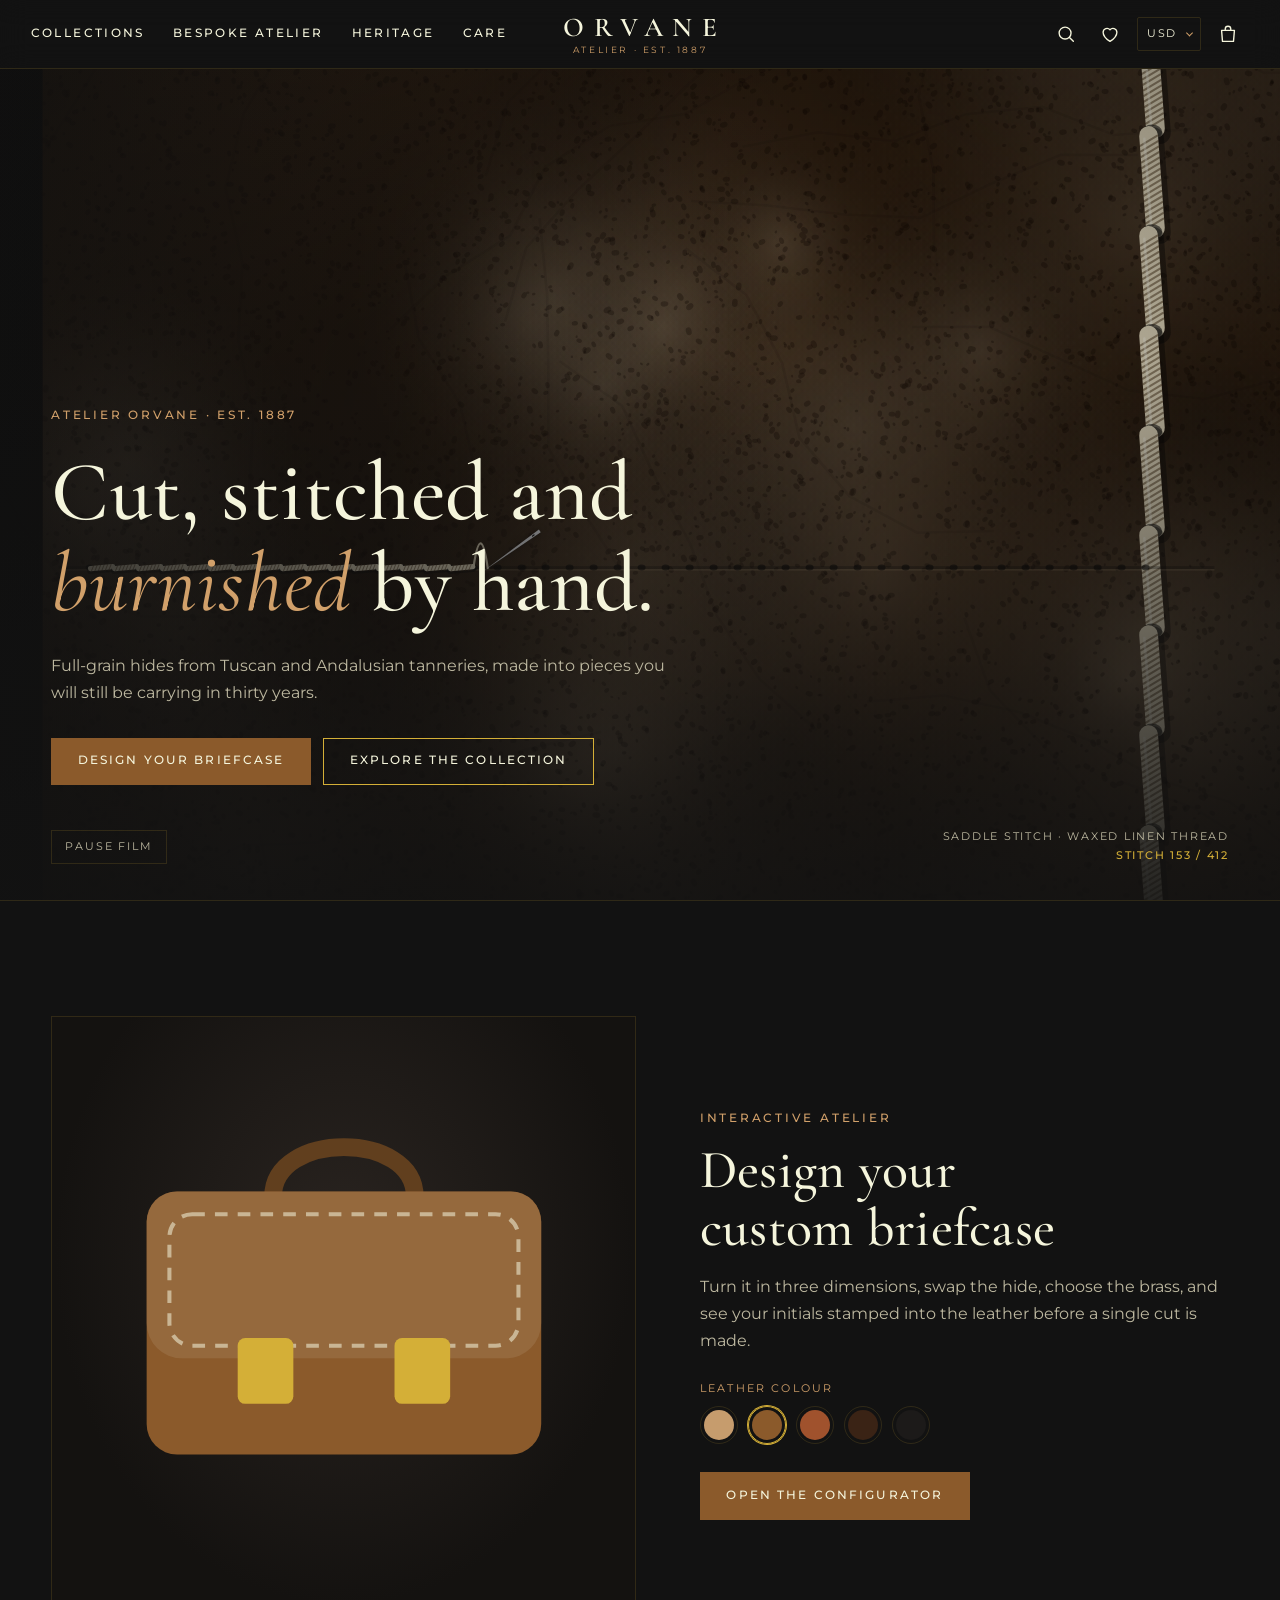
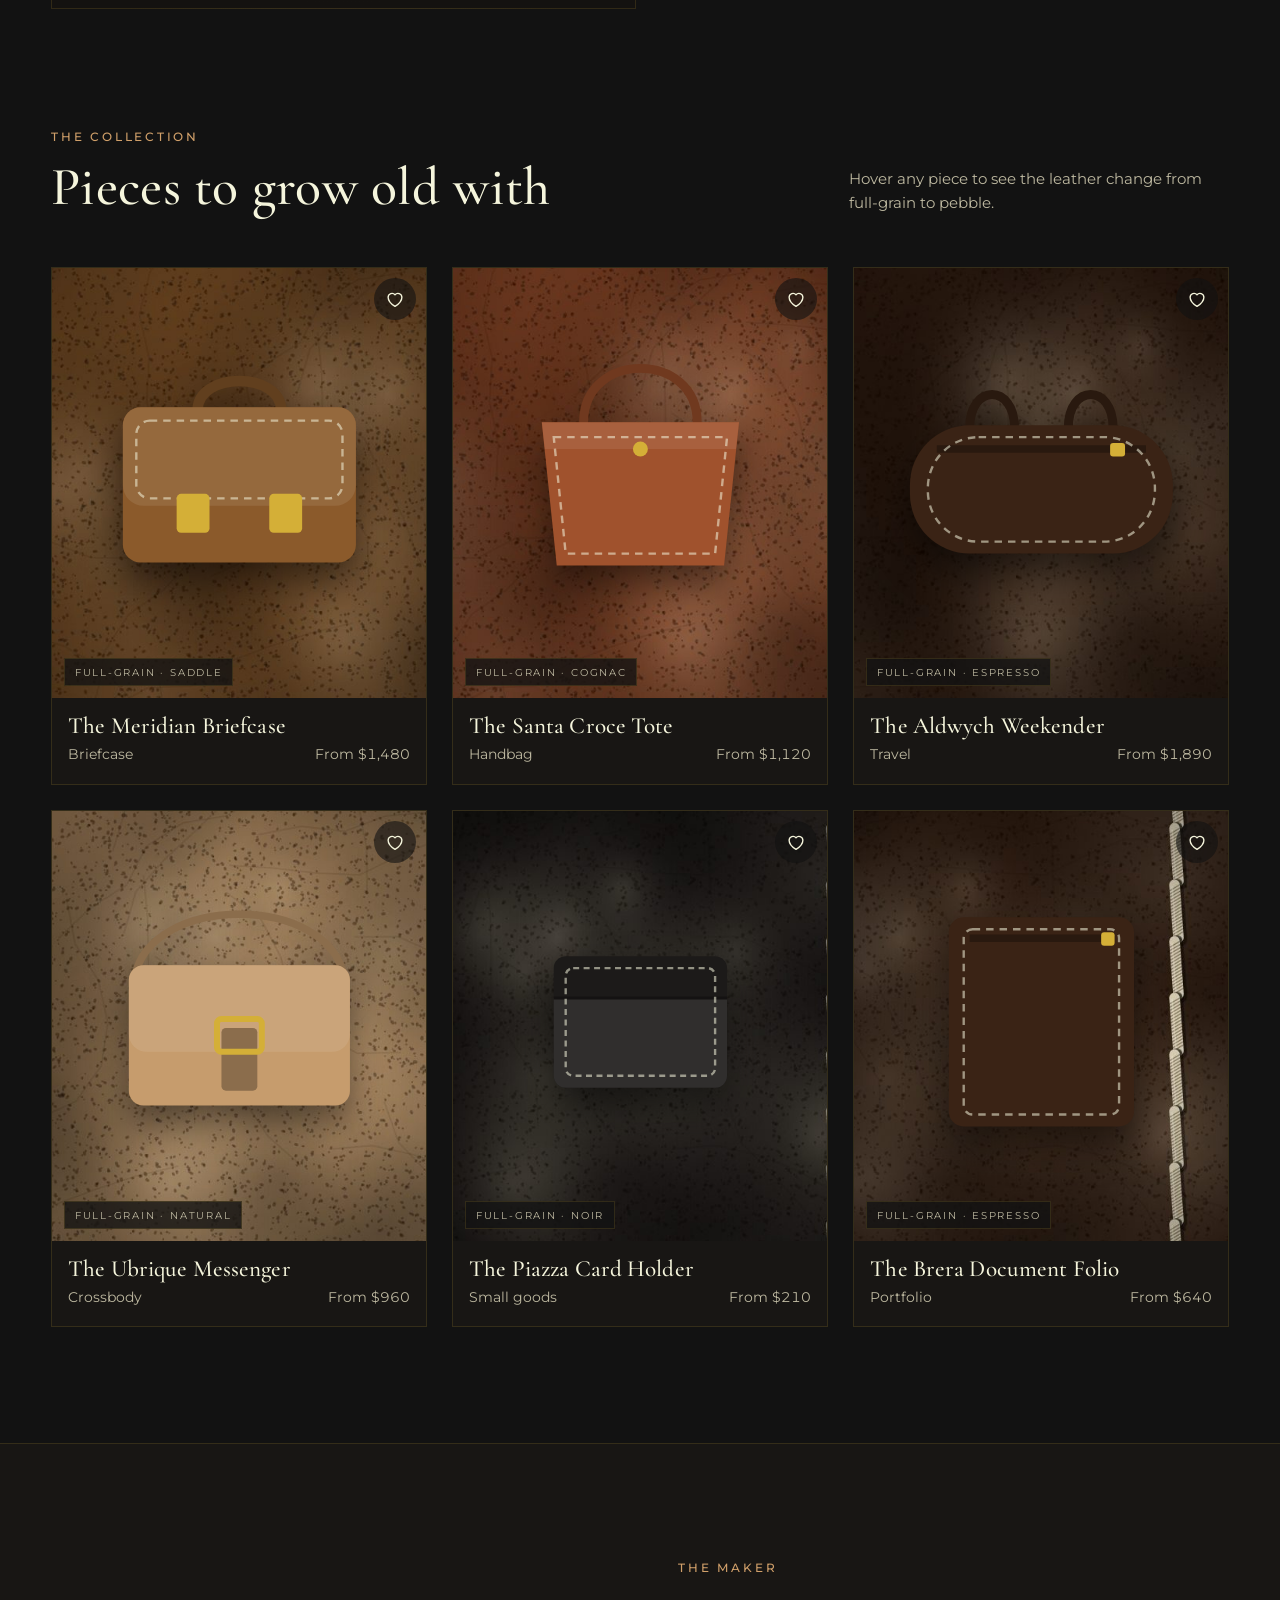
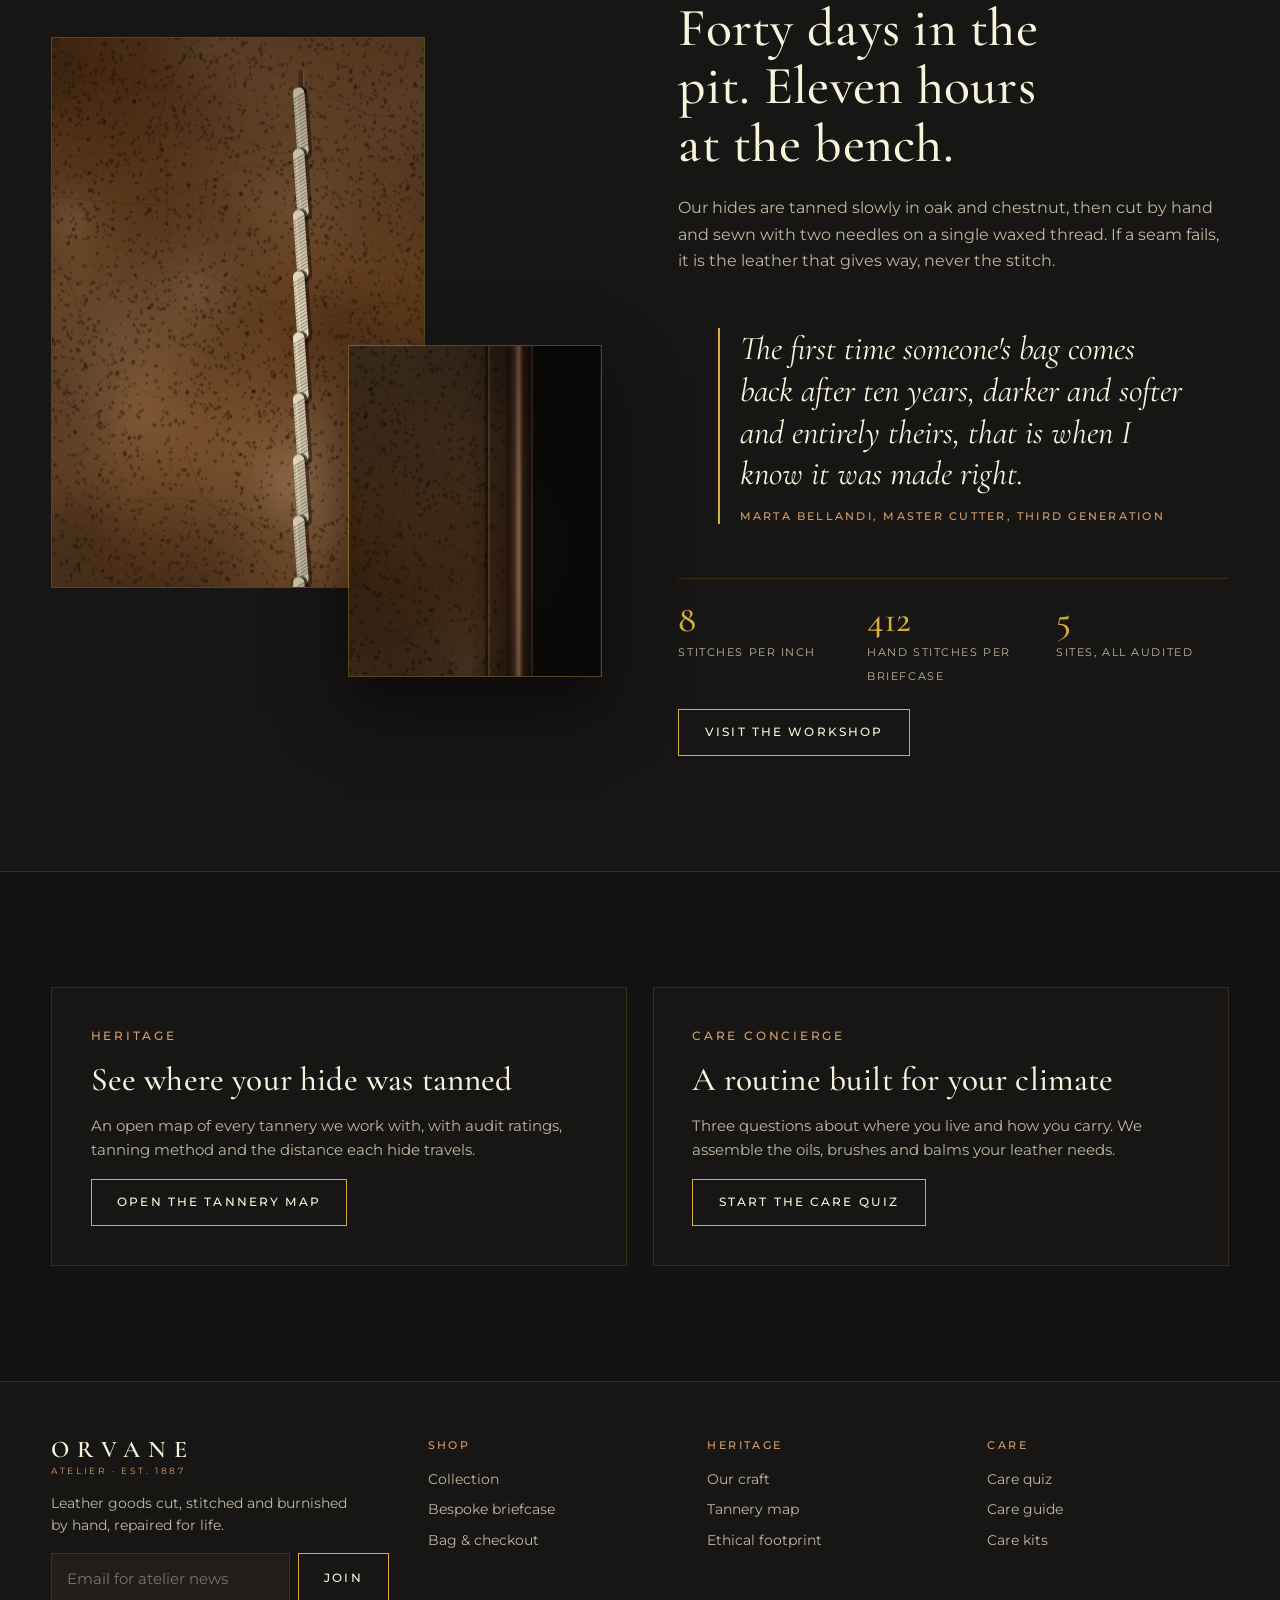
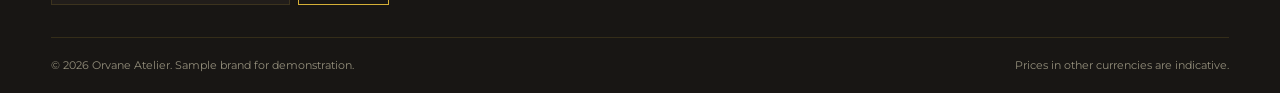
<file: index.html>
<!doctype html>
<html lang="en">
<head>
<meta charset="utf-8">
<meta name="viewport" content="width=device-width,initial-scale=1,viewport-fit=cover">
<title>Orvane Atelier</title>
<meta name="description" content="Orvane Atelier - full-grain leather goods cut, stitched and burnished by hand since 1887. Design a bespoke briefcase, explore the tannery map and build a care kit.">
<meta name="theme-color" content="#121212">
<link rel="preconnect" href="https://fonts.googleapis.com">
<link rel="preconnect" href="https://fonts.gstatic.com" crossorigin>
<link rel="stylesheet" href="https://fonts.googleapis.com/css2?family=Cormorant+Garamond:ital,wght@0,400;0,500;0,600;0,700;1,400;1,500&family=Montserrat:wght@300;400;500;600&family=Caveat:wght@500&display=swap">
<link rel="stylesheet" href="assets/css/style.css">
</head>
<body>
<a class="skip" href="#main">Skip to content</a>

<header class="site-header" id="siteHeader">
  <div class="hdr">
    <button class="icon-btn burger" id="burger" aria-label="Open menu" aria-expanded="false" aria-controls="mobileMenu">
      <svg viewBox="0 0 24 24" aria-hidden="true"><path d="M3 7h18M3 12h18M3 17h18"/></svg>
    </button>
    <nav class="nav-left" aria-label="Primary">
      <ul>
        <li class="nav-item">
          <button class="nav-link" aria-expanded="false" aria-controls="mega-col">Collections</button>
          <div class="mega" id="mega-col"><div class="mega-in">
            <div><h4>Bags &amp; briefcases</h4><ul>
              <li><a href="#product" data-product="meridian">The Meridian Briefcase</a></li>
              <li><a href="#product" data-product="santacroce">The Santa Croce Tote</a></li>
              <li><a href="#product" data-product="ubrique">The Ubrique Messenger</a></li></ul></div>
            <div><h4>Travel &amp; portfolio</h4><ul>
              <li><a href="#product" data-product="aldwych">The Aldwych Weekender</a></li>
              <li><a href="#product" data-product="brera">The Brera Document Folio</a></li></ul></div>
            <div><h4>Small goods</h4><ul>
              <li><a href="#product" data-product="piazza">The Piazza Card Holder</a></li>
              <li><a href="#home" data-go="home:collection">All pieces</a></li></ul></div>
            <div class="promo"><strong>Exotic finishes, by request</strong>Hand-scaled, deep-lacquered, cut from a limited number of hides each season.<br><br><a href="#product" data-product="meridian" data-mat="exotic" style="font:600 .7rem var(--f-body);letter-spacing:.18em;text-transform:uppercase;color:var(--brass)">Configure in exotic</a></div>
          </div></div>
        </li>
        <li class="nav-item">
          <button class="nav-link" aria-expanded="false" aria-controls="mega-bes">Bespoke Atelier</button>
          <div class="mega" id="mega-bes"><div class="mega-in">
            <div><h4>Design</h4><ul>
              <li><a href="#product" data-product="meridian">Design your briefcase</a></li>
              <li><a href="#product" data-product="santacroce">Design your tote</a></li></ul></div>
            <div><h4>Personalise</h4><ul>
              <li><a href="#product" data-product="meridian" data-go-mono="1">Monogram &amp; foil stamping</a></li>
              <li><a href="#product" data-product="piazza">Cardholder in your colour</a></li></ul></div>
            <div><h4>Presentation</h4><ul>
              <li><a href="#checkout" data-go="checkout">Gift wrapping &amp; note</a></li>
              <li><a href="#checkout" data-go="checkout">Certificate of authenticity</a></li></ul></div>
            <div class="promo"><strong>One hide, one maker</strong>Every bespoke piece is cut and signed by a single craftsperson. Allow six to eight weeks.</div>
          </div></div>
        </li>
        <li class="nav-item">
          <button class="nav-link" aria-expanded="false" aria-controls="mega-her">Heritage</button>
          <div class="mega" id="mega-her"><div class="mega-in">
            <div><h4>Our craft</h4><ul>
              <li><a href="#craft" data-go="craft">The workshop</a></li>
              <li><a href="#craft" data-go="craft:craftMap">Tannery map</a></li></ul></div>
            <div><h4>Standards</h4><ul>
              <li><a href="#craft" data-go="craft:standards">Ethical footprint</a></li>
              <li><a href="#home" data-go="home:story">A maker's story</a></li></ul></div>
            <div><h4>Since 1887</h4><ul>
              <li><a href="#craft" data-go="craft">Five generations</a></li></ul></div>
            <div class="promo"><strong>Know where every hide began</strong>Five sites, five audits, one open ledger.</div>
          </div></div>
        </li>
        <li class="nav-item">
          <button class="nav-link" aria-expanded="false" aria-controls="mega-care">Care</button>
          <div class="mega" id="mega-care"><div class="mega-in">
            <div><h4>Concierge</h4><ul>
              <li><a href="#care" data-action="quiz">Care quiz</a></li></ul></div>
            <div><h4>Guides</h4><ul>
              <li><a href="#care" data-go="care">Leather care guide</a></li>
              <li><a href="#care" data-go="care:kits">Care kits</a></li></ul></div>
            <div><h4>Ageing</h4><ul>
              <li><a href="#product" data-product="meridian" data-go-patina="1">Patina visualizer</a></li></ul></div>
            <div class="promo"><strong>Three questions, one routine</strong>Tell us your climate, how you carry, and the finish. We build the kit.</div>
          </div></div>
        </li>
      </ul>
    </nav>
    <a class="logo" href="#home" data-go="home" aria-label="Orvane Atelier, home"><b>ORVANE</b><small>Atelier &middot; est. 1887</small></a>
    <div class="hdr-right">
      <button class="icon-btn" id="btnSearch" aria-label="Search" aria-haspopup="dialog"><svg viewBox="0 0 24 24" aria-hidden="true"><circle cx="11" cy="11" r="6.5"/><path d="m20 20-4.2-4.2"/></svg></button>
      <button class="icon-btn" id="btnWish" aria-label="Wishlist"><svg viewBox="0 0 24 24" aria-hidden="true"><path d="M12 20s-7.5-4.6-7.5-10A4.3 4.3 0 0 1 12 7.4 4.3 4.3 0 0 1 19.5 10c0 5.4-7.5 10-7.5 10Z"/></svg><span class="badge" id="wishCount" data-n="0" aria-hidden="true"></span></button>
      <label class="cur"><span class="sr">Currency</span><select id="currency" aria-label="Currency">
        <option value="USD">USD</option><option value="EUR">EUR</option><option value="GBP">GBP</option><option value="AED">AED</option><option value="PKR">PKR</option></select></label>
      <button class="icon-btn" id="btnCart" aria-label="Open bag" aria-haspopup="dialog"><svg viewBox="0 0 24 24" aria-hidden="true"><path d="M5 8h14l-1 12H6L5 8Z"/><path d="M9 8V6.5a3 3 0 0 1 6 0V8"/></svg><span class="badge" id="cartCount" data-n="0" aria-hidden="true"></span></button>
    </div>
  </div>
</header>

<div class="mobile-menu" id="mobileMenu" role="dialog" aria-modal="true" aria-label="Menu">
  <button class="icon-btn mm-close" id="mmClose" aria-label="Close menu"><svg viewBox="0 0 24 24" aria-hidden="true"><path d="M6 6l12 12M18 6 6 18"/></svg></button>
  <details><summary>Collections</summary>
    <a href="#product" data-product="meridian">The Meridian Briefcase</a><a href="#product" data-product="santacroce">The Santa Croce Tote</a><a href="#product" data-product="aldwych">The Aldwych Weekender</a><a href="#product" data-product="ubrique">The Ubrique Messenger</a><a href="#product" data-product="piazza">The Piazza Card Holder</a><a href="#product" data-product="brera">The Brera Document Folio</a></details>
  <details><summary>Bespoke Atelier</summary>
    <a href="#product" data-product="meridian">Design your briefcase</a><a href="#product" data-product="meridian" data-go-mono="1">Monogram &amp; foil stamping</a><a href="#checkout" data-go="checkout">Gift wrapping &amp; certificate</a></details>
  <details><summary>Heritage</summary>
    <a href="#craft" data-go="craft">The workshop</a><a href="#craft" data-go="craft:craftMap">Tannery map</a><a href="#craft" data-go="craft:standards">Ethical footprint</a></details>
  <details><summary>Care</summary>
    <a href="#care" data-action="quiz">Care quiz</a><a href="#care" data-go="care">Leather care guide</a><a href="#care" data-go="care:kits">Care kits</a></details>
</div>

<div class="scrim" id="scrim"></div>

<aside class="drawer" id="drawer" role="dialog" aria-modal="true" aria-label="Bag and wishlist">
  <div class="dr-head">
    <div class="dr-tabs" role="tablist">
      <button role="tab" id="tabCart" aria-selected="true" aria-controls="drBody" data-tab="cart">Bag</button>
      <button role="tab" id="tabWish" aria-selected="false" aria-controls="drBody" data-tab="wish">Wishlist</button>
    </div>
    <button class="icon-btn" id="drClose" aria-label="Close"><svg viewBox="0 0 24 24" aria-hidden="true"><path d="M6 6l12 12M18 6 6 18"/></svg></button>
  </div>
  <div class="dr-body" id="drBody" role="tabpanel"></div>
  <div class="dr-foot" id="drFoot"></div>
</aside>

<div class="search" id="search" role="dialog" aria-modal="true" aria-label="Search">
  <div class="wrap">
    <form id="searchForm" role="search">
      <svg width="22" height="22" viewBox="0 0 24 24" fill="none" stroke="var(--brass)" stroke-width="1.5" aria-hidden="true"><circle cx="11" cy="11" r="6.5"/><path d="m20 20-4.2-4.2"/></svg>
      <label class="sr" for="searchInput">Search the collection</label>
      <input id="searchInput" type="search" placeholder="Search briefcases, totes, suede&hellip;" autocomplete="off">
      <button class="icon-btn" type="button" id="searchClose" aria-label="Close search"><svg viewBox="0 0 24 24" aria-hidden="true"><path d="M6 6l12 12M18 6 6 18"/></svg></button>
    </form>
    <div class="search-res" id="searchRes" aria-live="polite"></div>
  </div>
</div>

<div class="modal" id="modal" role="dialog" aria-modal="true" aria-labelledby="modalTitle"><div class="modal-box" id="modalBox"></div></div>
<div class="toast" id="toast" role="status" aria-live="polite"></div>

<main id="main">

<!-- HOME -->
<div class="view" data-view="home" id="view-home">
  <section class="hero" aria-label="Hand-stitching a saddle seam">
    <canvas id="heroCanvas" aria-hidden="true"></canvas>
    <div class="wrap">
      <div class="hero-copy">
        <span class="eyebrow">Atelier Orvane &middot; est. 1887</span>
        <h1>Cut, stitched and <em>burnished</em> by hand.</h1>
        <p class="lede">Full-grain hides from Tuscan and Andalusian tanneries, made into pieces you will still be carrying in thirty years.</p>
        <div class="hero-cta">
          <a class="btn primary" href="#product" data-product="meridian">Design your briefcase</a>
          <a class="btn" href="#home" data-go="home:collection">Explore the collection</a>
        </div>
      </div>
    </div>
    <button class="hero-pause" id="heroPause" aria-pressed="false">Pause film</button>
    <div class="hero-meter" id="heroMeter" aria-hidden="true">Saddle stitch &middot; waxed linen thread<br><b id="heroCount">Stitch 0 / 0</b></div>
  </section>

  <section class="section wrap teaser" aria-labelledby="teaserH">
    <div class="teaser-art" aria-hidden="true"><div id="teaserArt" style="width:100%;height:100%"></div></div>
    <div>
      <span class="eyebrow">Interactive atelier</span>
      <h2 id="teaserH">Design your custom briefcase</h2>
      <p class="lede">Turn it in three dimensions, swap the hide, choose the brass, and see your initials stamped into the leather before a single cut is made.</p>
      <div class="teaser-row"><span class="lbl" id="swLbl">Leather colour</span><div class="swatches" id="teaserSw" role="group" aria-labelledby="swLbl"></div></div>
      <a class="btn primary" href="#product" id="teaserGo" data-product="meridian" data-keep-tint="1">Open the configurator</a>
    </div>
  </section>

  <section class="section wrap" id="collection" aria-labelledby="colH" style="padding-top:0">
    <div class="sec-head">
      <div><span class="eyebrow">The collection</span><h2 id="colH">Pieces to grow old with</h2></div>
      <p class="muted" style="max-width:38ch">Hover any piece to see the leather change from full-grain to pebble.</p>
    </div>
    <div class="grid" id="grid"></div>
  </section>

  <section class="story" id="story" aria-labelledby="storyH">
    <div class="wrap story-in">
      <div class="story-media" aria-hidden="true">
        <div class="px-frame px-a"><canvas id="storyA" data-speed="0.12"></canvas></div>
        <div class="px-frame px-b"><canvas id="storyB" data-speed="0.28"></canvas></div>
      </div>
      <div class="story-copy">
        <span class="eyebrow">The maker</span>
        <h2 id="storyH">Forty days in the pit. Eleven hours at the bench.</h2>
        <p class="lede">Our hides are tanned slowly in oak and chestnut, then cut by hand and sewn with two needles on a single waxed thread. If a seam fails, it is the leather that gives way, never the stitch.</p>
        <blockquote class="quote">The first time someone's bag comes back after ten years, darker and softer and entirely theirs, that is when I know it was made right.<cite>Marta Bellandi, master cutter, third generation</cite></blockquote>
        <div class="stats">
          <div><b class="num">8</b><span>Stitches per inch</span></div>
          <div><b class="num">412</b><span>Hand stitches per briefcase</span></div>
          <div><b class="num">5</b><span>Sites, all audited</span></div>
        </div>
        <div><a class="btn" href="#craft" data-go="craft">Visit the workshop</a></div>
      </div>
    </div>
  </section>

  <section class="section wrap">
    <div class="duo">
      <div class="panel"><span class="eyebrow">Heritage</span><h3>See where your hide was tanned</h3><p class="muted">An open map of every tannery we work with, with audit ratings, tanning method and the distance each hide travels.</p><div><a class="btn" href="#craft" data-go="craft:craftMap">Open the tannery map</a></div></div>
      <div class="panel"><span class="eyebrow">Care concierge</span><h3>A routine built for your climate</h3><p class="muted">Three questions about where you live and how you carry. We assemble the oils, brushes and balms your leather needs.</p><div><button class="btn" data-action="quiz">Start the care quiz</button></div></div>
    </div>
  </section>
</div>

<!-- PRODUCT -->
<div class="view" data-view="product" id="view-product" hidden>
  <div class="pdp">
    <div class="pdp-left">
      <div class="stage-tabs" role="tablist" aria-label="Product views">
        <button role="tab" id="tab3d" aria-selected="true" aria-controls="panel3d">3D configurator</button>
        <button role="tab" id="tabGal" aria-selected="false" aria-controls="panelGal">Grain &amp; gallery</button>
      </div>
      <div class="stage-panel" id="panel3d" role="tabpanel" aria-labelledby="tab3d">
        <div id="stage3d" tabindex="0" role="application" aria-label="Interactive 3D product. Arrow keys rotate, plus and minus zoom."></div>
        <div class="stage-load" id="stageLoad">Loading 3D scene</div>
        <div class="stage-ui">
          <button id="zoomIn" aria-label="Zoom in">+</button>
          <button id="zoomOut" aria-label="Zoom out">&minus;</button>
          <button id="autoRot" aria-label="Auto-rotate" aria-pressed="true" title="Auto-rotate"><svg width="20" height="20" viewBox="0 0 24 24" fill="none" stroke="currentColor" stroke-width="1.5" aria-hidden="true"><path d="M20 12a8 8 0 1 1-2.6-5.9"/><path d="M20 4v4h-4"/></svg></button>
          <button id="resetCam" aria-label="Reset view" title="Reset view"><svg width="20" height="20" viewBox="0 0 24 24" fill="none" stroke="currentColor" stroke-width="1.5" aria-hidden="true"><circle cx="12" cy="12" r="3"/><path d="M12 3v3M12 18v3M3 12h3M18 12h3"/></svg></button>
        </div>
        <div class="stage-hint">Drag to orbit &middot; Shift-drag or two fingers to pan &middot; Pinch or scroll to zoom</div>
      </div>
      <div class="stage-panel" id="panelGal" role="tabpanel" aria-labelledby="tabGal" hidden>
        <div class="gallery">
          <button class="gal-main" id="galMain" aria-label="Open macro grain inspection">
            <canvas id="galCanvas"></canvas>
            <div class="loupe" id="loupe" hidden><canvas id="loupeCanvas"></canvas></div>
            <span class="gal-hint">Hover to inspect &middot; click for macro view</span>
          </button>
          <div class="gal-thumbs" id="galThumbs"></div>
        </div>
      </div>
    </div>

    <div class="pdp-right">
      <div class="crumbs"><button data-go="home">Home</button> / <button data-go="home:collection">Collection</button> / <span id="crumbName"></span></div>
      <div class="pdp-title">
        <span class="eyebrow" id="pCat"></span>
        <h1 style="font-size:clamp(2.3rem,4vw,3.6rem)" id="pName"></h1>
        <div class="price num" id="pPrice" aria-live="polite"></div>
        <p class="lede" id="pBlurb"></p>
      </div>

      <fieldset><legend><span class="lbl">Leather</span><output id="outMat" for="grpMat"></output></legend><div class="chips" id="grpMat"></div></fieldset>
      <fieldset><legend><span class="lbl">Colour</span><output id="outTint"></output></legend><div class="chips" id="grpTint"></div></fieldset>
      <fieldset><legend><span class="lbl">Hardware</span><output id="outHw"></output></legend><div class="chips" id="grpHw"></div></fieldset>

      <fieldset id="monoSet"><legend><span class="lbl">Monogram</span><output id="outMono">Optional, 1 to 4 characters</output></legend>
        <div class="mono-row">
          <div class="field"><label for="monoIn">Initials</label><input class="input mono-in" id="monoIn" maxlength="4" autocomplete="off" placeholder="ABC" spellcheck="false"></div>
          <div><span class="lbl" id="stampLbl" style="display:block;margin-bottom:.4rem">Stamping</span><div class="chips" id="grpStamp" role="radiogroup" aria-labelledby="stampLbl"></div></div>
        </div>
      </fieldset>

      <div class="buy">
        <div class="buy-row">
          <div class="qty" role="group" aria-label="Quantity"><button id="qMinus" aria-label="Decrease quantity">&minus;</button><span id="qVal" class="num" aria-live="polite">1</span><button id="qPlus" aria-label="Increase quantity">+</button></div>
          <button class="btn primary block" id="addBag">Add to bag</button>
        </div>
        <div class="buy-row b2">
          <button class="btn block" id="arBtn"><svg width="18" height="18" viewBox="0 0 24 24" fill="none" stroke="currentColor" stroke-width="1.5" aria-hidden="true"><path d="M12 3 4 7.5v9L12 21l8-4.5v-9L12 3Z"/><path d="M4 7.5 12 12l8-4.5M12 12v9"/></svg>View in your room</button>
          <button class="btn block" id="wishBtn" aria-pressed="false">Save to wishlist</button>
        </div>
      </div>

      <dl class="specs" id="pSpecs"></dl>
      <ul class="perks">
        <li>Complimentary delivery over $500, signed for on arrival</li>
        <li>Lifetime repair of stitching, hardware and edge paint</li>
        <li>Made to order in six to eight weeks, cut and signed by one maker</li>
      </ul>
    </div>
  </div>

  <section class="section wrap" id="patinaSec" aria-labelledby="patH">
    <div class="sec-head"><div><span class="eyebrow">Ageing &amp; patina</span><h2 id="patH">How this leather will look in five years</h2></div>
      <fieldset style="max-width:100%"><legend class="sr">Leather to age</legend><div class="chips" id="grpPat"></div></fieldset></div>
    <div class="patina">
      <div class="patina-view"><canvas id="patinaCanvas" width="1200" height="750" role="img" aria-label="Close-up of a leather flap and brass buckle ageing over five years"></canvas><div class="patina-tag num" id="patTag" aria-hidden="true">Year 0</div></div>
      <div style="display:grid;gap:1.4rem">
        <div>
          <label class="lbl" for="patYear">Years of daily use</label>
          <input class="slider" type="range" id="patYear" min="0" max="5" step="0.05" value="0" aria-describedby="patCopy">
          <div class="ticks num" aria-hidden="true"><span>0</span><span>1</span><span>2</span><span>3</span><span>4</span><span>5</span></div>
        </div>
        <div class="meters" aria-hidden="true">
          <div class="meter"><div class="top"><span>Colour depth</span><b class="num" id="mDepth">0%</b></div><div class="bar"><i id="bDepth"></i></div></div>
          <div class="meter"><div class="top"><span>Softness</span><b class="num" id="mSoft">0%</b></div><div class="bar"><i id="bSoft"></i></div></div>
          <div class="meter"><div class="top"><span>Burnished sheen</span><b class="num" id="mSheen">0%</b></div><div class="bar"><i id="bSheen"></i></div></div>
        </div>
        <div class="patina-copy" id="patCopy" aria-live="polite"></div>
        <div><button class="btn" id="patPlay">Play five years</button></div>
      </div>
    </div>
  </section>
</div>

<!-- CRAFT -->
<div class="view" data-view="craft" id="view-craft" hidden>
  <div class="wrap">
    <header class="page-head"><span class="eyebrow">Heritage &amp; transparency</span><h1>Every hide has an address.</h1><p class="lede">We work with five sites and publish what we know about each: how the hide was tanned, who audited it, and how far it travelled to reach the bench.</p></header>
  </div>
  <section class="wrap" id="craftMap" aria-labelledby="mapH" style="padding-bottom:clamp(48px,7vw,96px)">
    <h2 id="mapH" class="sr">Tannery and atelier map</h2>
    <div class="map-wrap">
      <div>
        <div class="map" id="map">
          <div class="map-ctl" role="group" aria-label="Map view"><button id="mapWorld" aria-pressed="false">World</button><button id="mapEu" aria-pressed="true">Europe</button></div>
          <svg id="mapSvg" role="img" aria-label="Dotted map showing tannery and atelier locations"></svg>
          <div id="pins"></div>
        </div>
        <div class="legend"><span><i></i>Tannery</span><span><i class="sq"></i>Atelier</span><span>Dashed lines show hide routes</span></div>
      </div>
      <div class="site-card" id="siteCard" aria-live="polite"></div>
    </div>
  </section>
  <section class="section wrap" id="standards" style="border-top:1px solid var(--line-2)" aria-labelledby="stdH">
    <div class="sec-head"><div><span class="eyebrow">Ethical footprint</span><h2 id="stdH">What we hold ourselves to</h2></div></div>
    <div class="pillars">
      <div class="panel"><h3>Traceable to the farm</h3><p class="muted">Every hide carries a lot number from the abattoir to the cutting table. Ask us for yours and we will send the chain of custody.</p></div>
      <div class="panel"><h3>Slow, plant-based tanning</h3><p class="muted">Most of our leather is tanned in chestnut, mimosa or oak bark. It takes weeks longer than chrome, and it ages better.</p></div>
      <div class="panel"><h3>Built to be repaired</h3><p class="muted">Seams, hardware and edge paint can all be renewed in our workshop for life. The best bag is the one you never replace.</p></div>
    </div>
    <p class="fine" style="margin-top:1.4rem">Site names, audit ratings and metrics on this page are sample data. Replace them with your audited figures before publishing.</p>
  </section>
</div>

<!-- CARE -->
<div class="view" data-view="care" id="view-care" hidden>
  <div class="wrap">
    <header class="page-head"><span class="eyebrow">Leather care</span><h1>Look after it once a season.</h1><p class="lede">Good leather asks for very little. Clean it, feed it, shield it from weather, and store it with room to breathe.</p><div><button class="btn primary" data-action="quiz">Build my care kit</button></div></header>
  </div>
  <section class="wrap section" style="padding-top:0">
    <div class="care-grid">
      <div class="care-card"><span class="step">i. Clean</span><h4>Brush, then wipe</h4><p>A horsehair brush lifts dust from the grain. Use a barely damp cloth for marks, never soap on suede.</p></div>
      <div class="care-card"><span class="step">ii. Condition</span><h4>Feed the hide</h4><p>Work a thin layer of balm or oil in small circles. Let it rest overnight before buffing.</p></div>
      <div class="care-card"><span class="step">iii. Protect</span><h4>Shield from weather</h4><p>Wax or spray adds water resistance. Re-apply when beads of water stop forming.</p></div>
      <div class="care-card"><span class="step">iv. Store</span><h4>Let it breathe</h4><p>Stuff lightly with paper, keep in a cotton dust bag, away from radiators and direct sun.</p></div>
    </div>
  </section>
  <section class="wrap section" id="kits" style="border-top:1px solid var(--line-2)">
    <div class="sec-head"><div><span class="eyebrow">Care kits</span><h2>Individual preparations</h2></div></div>
    <div class="kit-grid" id="kitGrid"></div>
  </section>
</div>

<!-- CHECKOUT -->
<div class="view" data-view="checkout" id="view-checkout" hidden>
  <div class="wrap">
    <form class="co" id="coForm" novalidate>
      <div>
        <header class="page-head" style="padding-block:0 1.6rem"><span class="eyebrow">Checkout &amp; concierge</span><h1 style="font-size:clamp(2.4rem,4.4vw,3.8rem)">Almost yours.</h1></header>
        <section class="co-sec" aria-labelledby="coH1"><h3 id="coH1">Delivery <small>Step 1</small></h3>
          <div class="two"><div class="field"><label for="coFirst">First name</label><input class="input" id="coFirst" autocomplete="given-name" required></div><div class="field"><label for="coLast">Last name</label><input class="input" id="coLast" autocomplete="family-name" required></div></div>
          <div class="field"><label for="coEmail">Email</label><input class="input" id="coEmail" type="email" autocomplete="email" required></div>
          <div class="field"><label for="coAddr">Address</label><input class="input" id="coAddr" autocomplete="street-address" required></div>
          <div class="two"><div class="field"><label for="coCity">City</label><input class="input" id="coCity" autocomplete="address-level2" required></div><div class="field"><label for="coCountry">Country</label><select class="input" id="coCountry" autocomplete="country-name"><option>Pakistan</option><option>United Kingdom</option><option>United States</option><option>United Arab Emirates</option><option>Germany</option><option>Italy</option><option>France</option></select></div></div>
        </section>
        <section class="co-sec" aria-labelledby="coH2"><h3 id="coH2">Gift wrapping <small>Step 2</small></h3>
          <div class="toggle"><svg class="ico" width="28" height="28" viewBox="0 0 24 24" fill="none" stroke="var(--brass)" stroke-width="1.4" aria-hidden="true"><rect x="3" y="9" width="18" height="11"/><path d="M3 9h18M12 9v11M12 9S9 4 7 5s0 4 5 4 7-3 5-4-5 4-5 4Z"/></svg><div><b>Atelier gift wrapping</b><small>Dust bag, tissue and a keepsake box tied with ribbon. <span id="giftPrice"></span></small></div><label class="switch"><span class="sr">Add gift wrapping</span><input type="checkbox" id="giftOn"><i></i></label></div>
          <div id="giftOpts" hidden><span class="lbl" id="ribLbl" style="display:block;margin-bottom:.5rem">Ribbon</span><div class="chips" id="grpRib" role="radiogroup" aria-labelledby="ribLbl"></div></div>
          <div class="preview-row"><div class="prev" aria-live="polite"><div id="giftArt" style="width:100%;display:grid;place-items:center"></div></div>
            <div class="prev"><div class="note-card" id="noteCard"><p id="noteText" class="num"></p><small id="noteFrom"></small></div></div></div>
          <div class="field"><label for="noteIn">Handwritten note</label><textarea class="input" id="noteIn" maxlength="240" placeholder="Written by hand in fountain pen and slipped in with the piece."></textarea><span class="fine"><span id="noteLeft">240</span> characters left</span></div>
          <div class="field"><label for="noteSign">Signed</label><input class="input" id="noteSign" maxlength="30" placeholder="With love, Sara"></div>
        </section>
        <section class="co-sec" aria-labelledby="coH3"><h3 id="coH3">Certificate of authenticity <small>Step 3</small></h3>
          <div class="toggle"><svg class="ico" width="28" height="28" viewBox="0 0 24 24" fill="none" stroke="var(--brass)" stroke-width="1.4" aria-hidden="true"><path d="M12 3 4.5 6v5.5c0 4.4 3 7.5 7.5 9.5 4.5-2 7.5-5.100 7.500-9.500V6L12 3Z"/><path d="m8.800 12 2.200 2.200 4.200-4.400"/></svg><div><b>Register a digital certificate</b><small>A serial number tied to your hide, maker and tannery, kept for resale and repairs. Free.</small></div><label class="switch"><span class="sr">Register digital certificate</span><input type="checkbox" id="certOn" checked><i></i></label></div>
          <div id="certFields" class="two"><div class="field"><label for="certName">Owner name</label><input class="input" id="certName" autocomplete="name"></div><div class="field"><label for="certMail">Registration email</label><input class="input" id="certMail" type="email" autocomplete="email"></div></div>
          <div class="prev" id="certPrev" style="min-height:0"></div>
        </section>
        <section class="co-sec" aria-labelledby="coH4"><h3 id="coH4">Payment <small>Step 4</small></h3>
          <p class="muted">Payment is not connected in this build. Placing the order here confirms your selections without charging a card.</p></section>
      </div>
      <aside class="summary" aria-labelledby="sumH"><h3 id="sumH">Your order</h3><div id="sumBody"></div><button type="submit" class="btn primary block" id="placeOrder">Place order</button><span class="fine" id="coErr" role="alert"></span></aside>
    </form>
    <div id="coDone" hidden></div>
  </div>
</div>

</main>

<footer class="foot">
  <div class="wrap">
    <div class="foot-in">
      <div><div class="logo" style="text-align:left;justify-self:start"><b style="font-size:1.5rem;padding-left:0">ORVANE</b><small>Atelier &middot; est. 1887</small></div>
        <p class="muted" style="margin-top:1rem;max-width:34ch;font-size:.86rem">Leather goods cut, stitched and burnished by hand, repaired for life.</p>
        <form id="newsForm"><label class="sr" for="newsMail">Email</label><input class="input" id="newsMail" type="email" placeholder="Email for atelier news" autocomplete="email"><button class="btn" type="submit">Join</button></form></div>
      <div><h4>Shop</h4><ul><li><a href="#home" data-go="home:collection">Collection</a></li><li><a href="#product" data-product="meridian">Bespoke briefcase</a></li><li><a href="#checkout" data-go="checkout">Bag &amp; checkout</a></li></ul></div>
      <div><h4>Heritage</h4><ul><li><a href="#craft" data-go="craft">Our craft</a></li><li><a href="#craft" data-go="craft:craftMap">Tannery map</a></li><li><a href="#craft" data-go="craft:standards">Ethical footprint</a></li></ul></div>
      <div><h4>Care</h4><ul><li><a href="#care" data-action="quiz">Care quiz</a></li><li><a href="#care" data-go="care">Care guide</a></li><li><a href="#care" data-go="care:kits">Care kits</a></li></ul></div>
    </div>
    <div class="foot-base"><span>&copy; 2026 Orvane Atelier. Sample brand for demonstration.</span><span>Prices in other currencies are indicative.</span></div>
  </div>
</footer>

<script src="assets/js/app.js" defer></script>
</body>
</html>
</file>
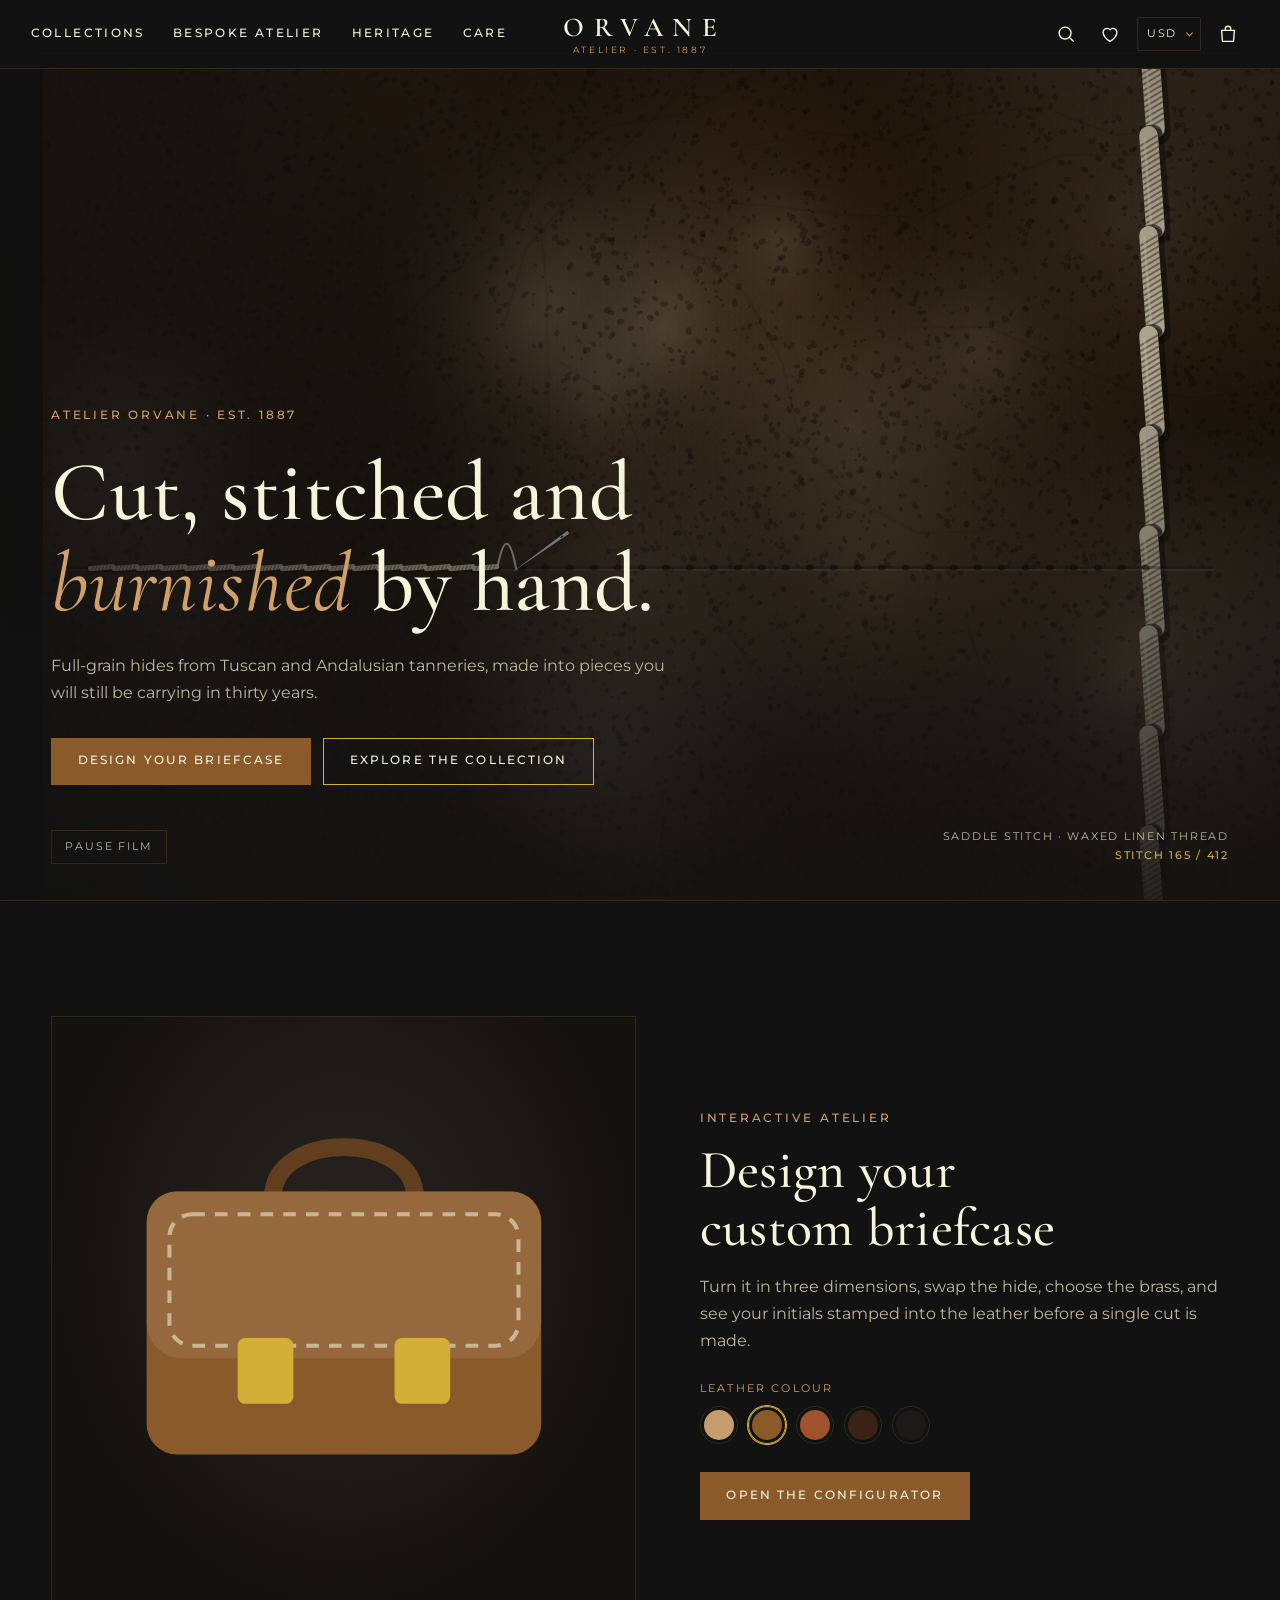
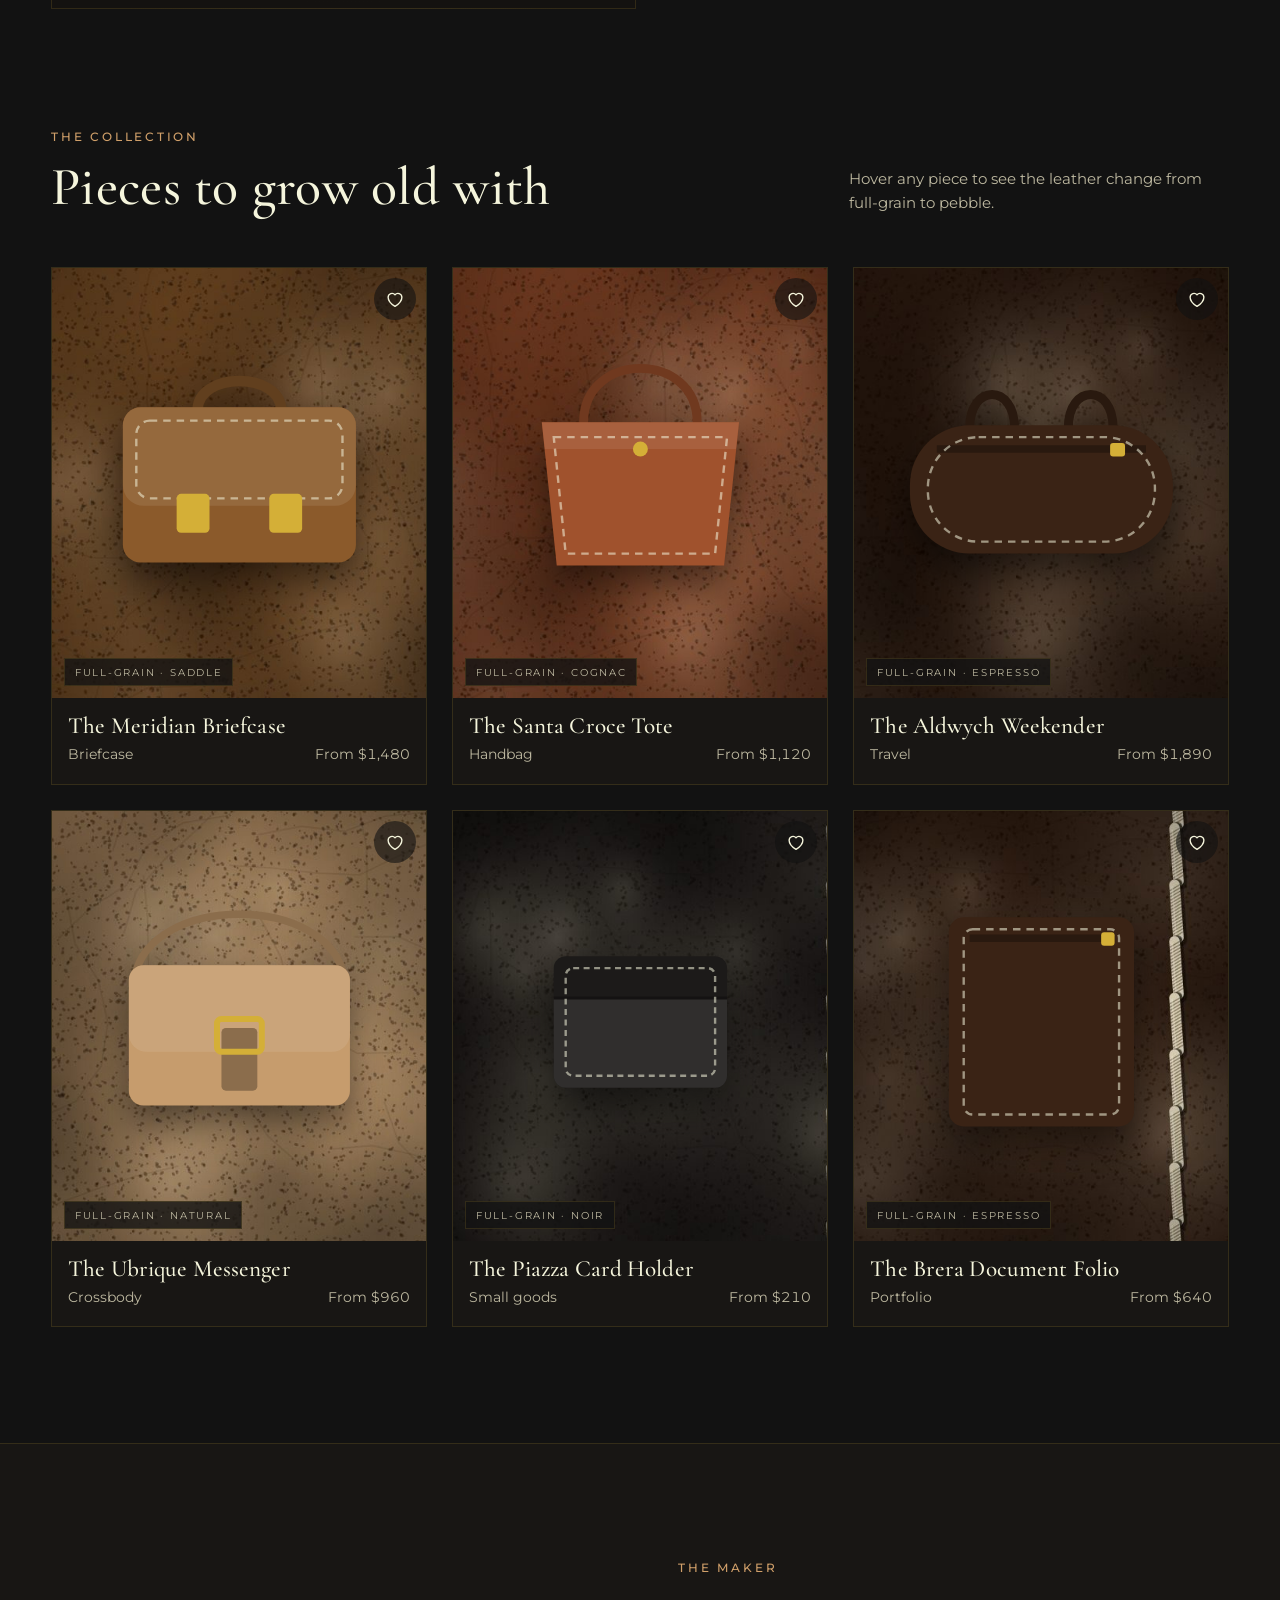
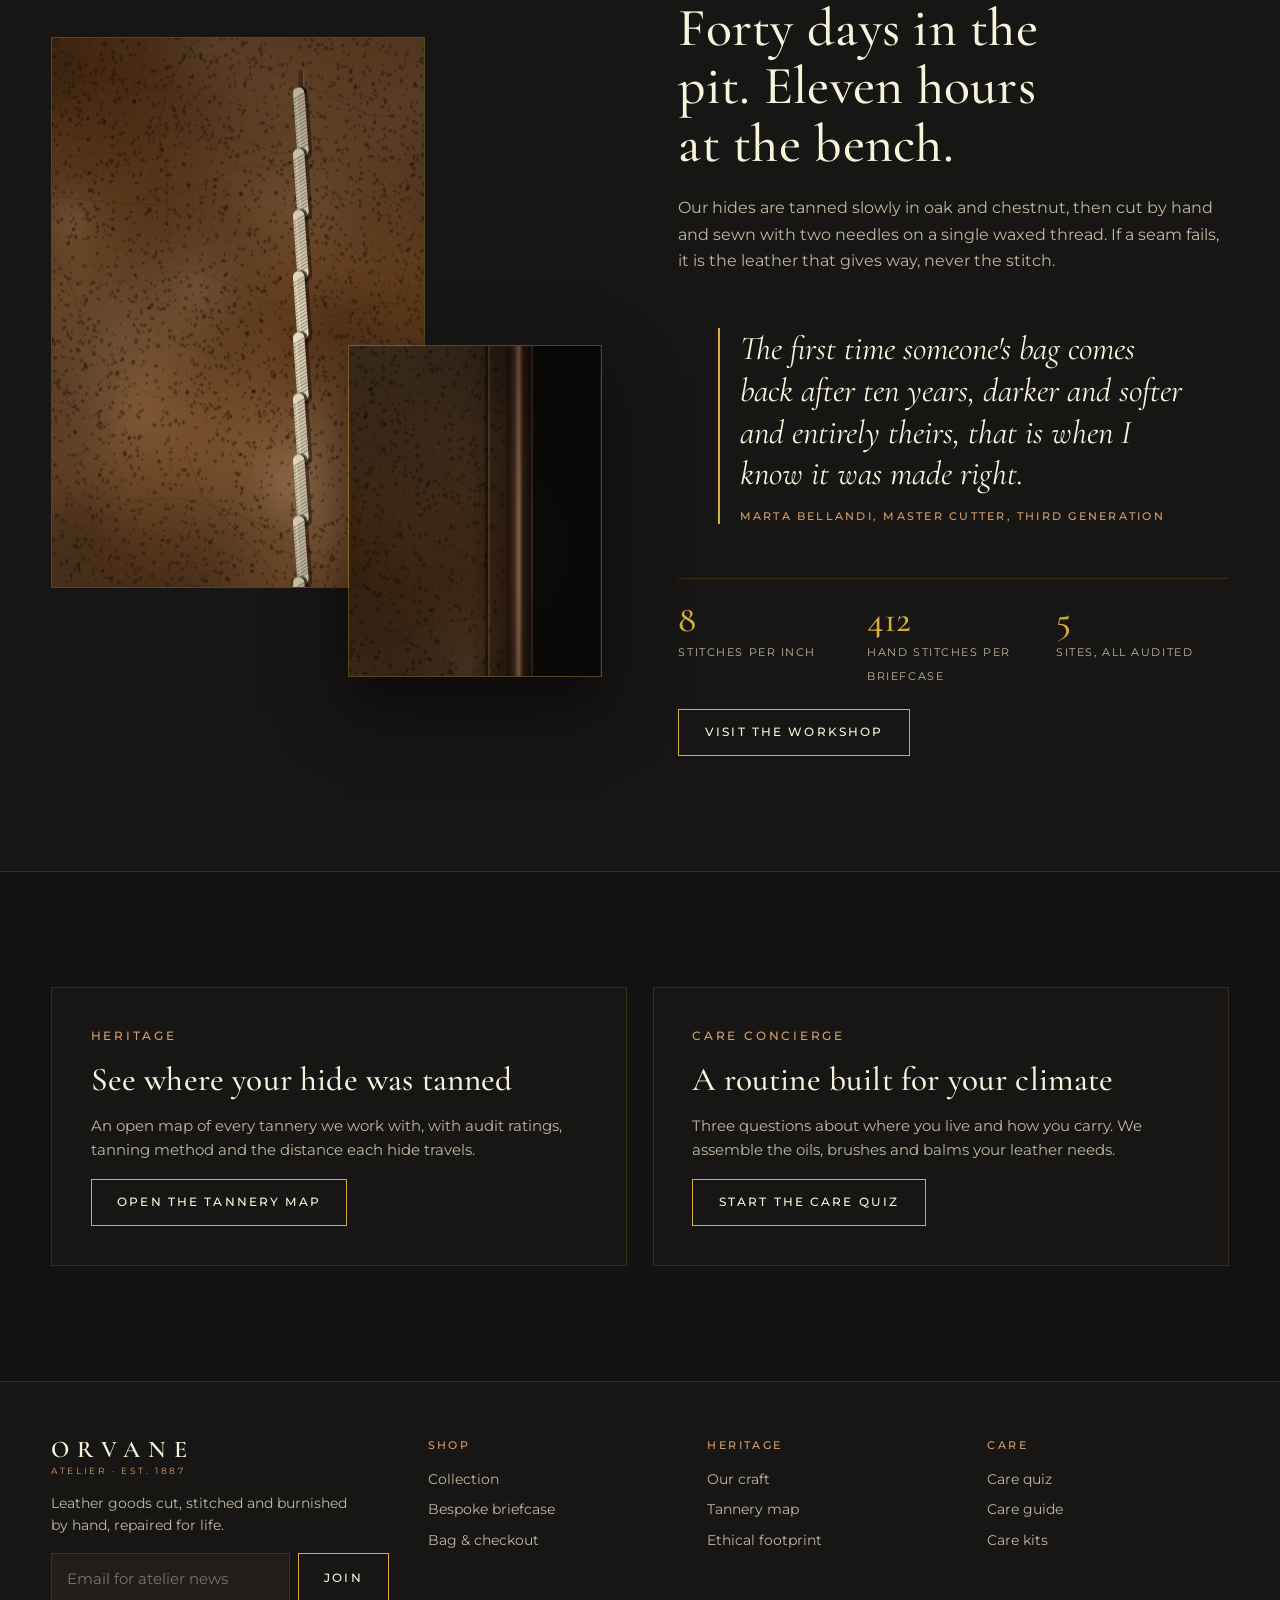
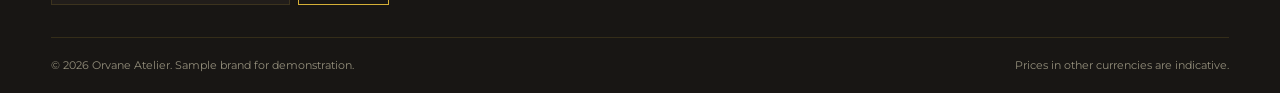
<file: Orvane Atelier.html>
<!doctype html><html><head><meta charset=utf8><meta name=viewport content="width=device-width,initial-scale=1,viewport-fit=cover"><style>:root{color-scheme:light;box-sizing:border-box;padding-top:env(safe-area-inset-top,0px);padding-bottom:env(safe-area-inset-bottom,0px)}html{scroll-padding-top:env(safe-area-inset-top,0px)}body{margin:0;padding:0;font:14px -apple-system,BlinkMacSystemFont,sans-serif;background:#faf9f5;color:#141413}img{max-width:100%}[hidden]:not([hidden=until-found i]){display:none!important}</style></head><body>
<title>Orvane Atelier</title>
<link rel="preconnect" href="https://fonts.googleapis.com">
<link rel="preconnect" href="https://fonts.gstatic.com" crossorigin>
<link rel="stylesheet" href="https://fonts.googleapis.com/css2?family=Cormorant+Garamond:ital,wght@0,400;0,500;0,600;0,700;1,400;1,500&family=Montserrat:wght@300;400;500;600&family=Caveat:wght@500&display=swap">
<style>
:root{
  /* Concept: dark atelier. Sticky blurred bar over full-bleed canvases, left-aligned editorial sections, split-screen product page with a pinned 3D stage. Single committed dark look, as specified. */
  --bg:#121212; --bg-2:#181614; --bg-3:#211d1a; --ink:#F5F5DC; --ink-2:#BDB8A0; --ink-3:#938E7B;
  --saddle:#8B5A2B; --cognac:#A0522D; --tan:#D1A06A; --brass:#D4AF37;
  --line:rgba(212,175,55,.32); --line-2:rgba(212,175,55,.15); --scrim:rgba(8,7,6,.74);
  --ok:#93BC7B; --warn:#E0A94A;
  --f-display:'Cormorant Garamond','Playfair Display',Georgia,serif;
  --f-body:'Montserrat','Inter',system-ui,-apple-system,'Segoe UI',sans-serif;
  --f-hand:'Caveat','Bradley Hand',cursive;
  --hdr-h:68px;
  color-scheme:dark;
}
*,*::before,*::after{box-sizing:border-box}
html{scroll-behavior:smooth;background:var(--bg)}
body{background:var(--bg);color:var(--ink);font:400 15px/1.65 var(--f-body);-webkit-font-smoothing:antialiased;overflow-x:clip;min-height:100%}
@media (prefers-reduced-motion:reduce){html{scroll-behavior:auto}*,*::before,*::after{animation-duration:.001ms!important;animation-iteration-count:1!important;transition-duration:.001ms!important}}
h1,h2,h3,h4{font-family:var(--f-display);font-weight:500;line-height:1.08;margin:0;text-wrap:balance;letter-spacing:.005em}
h1{font-size:clamp(2.7rem,6.6vw,5.6rem)}
h2{font-size:clamp(2rem,4.2vw,3.4rem)}
h3{font-size:1.55rem}
h4{font-size:1.2rem}
p{margin:0}
a{color:inherit}
button,input,select,textarea{font:inherit;color:inherit}
button{cursor:pointer}
img,svg,canvas{max-width:100%}
:focus-visible{outline:2px solid var(--brass);outline-offset:3px;border-radius:2px}
.sr{position:absolute;width:1px;height:1px;overflow:hidden;clip:rect(0 0 0 0);white-space:nowrap}
.skip{position:absolute;left:-999px;top:8px;background:var(--brass);color:#121212;padding:.6rem 1rem;z-index:200;font-weight:600}
.skip:focus{left:8px}
.wrap{width:100%;max-width:1360px;margin-inline:auto;padding-inline:max(16px,4vw)}
.eyebrow{font-size:.72rem;letter-spacing:.24em;text-transform:uppercase;color:var(--tan);font-weight:500}
.lede{color:var(--ink-2);font-size:1.02rem;max-width:56ch}
.muted{color:var(--ink-2)}
.num{font-variant-numeric:tabular-nums}
.view[hidden]{display:none}
.section{padding-block:clamp(64px,9vw,128px)}

/* Buttons and chips */
.btn{display:inline-flex;align-items:center;justify-content:center;gap:.6rem;min-height:46px;padding:.8rem 1.6rem;border:1px solid var(--brass);background:transparent;color:var(--ink);font-size:.74rem;letter-spacing:.18em;text-transform:uppercase;font-weight:500;text-decoration:none;transition:background .25s,color .25s,border-color .25s}
.btn:hover{background:rgba(212,175,55,.12)}
.btn.primary{background:var(--saddle);border-color:var(--saddle)}
.btn.primary:hover{background:var(--cognac);border-color:var(--cognac)}
.btn.block{width:100%}
.btn[disabled]{opacity:.45;cursor:not-allowed}
.link-btn{background:none;border:0;padding:0;color:var(--tan);text-decoration:underline;text-underline-offset:4px}
.icon-btn{position:relative;display:inline-grid;place-items:center;width:42px;height:42px;background:none;border:0;color:var(--ink);border-radius:50%}
.icon-btn:hover{color:var(--brass)}
.icon-btn svg{width:22px;height:22px;stroke:currentColor;fill:none;stroke-width:1.5;stroke-linecap:round;stroke-linejoin:round}
.badge{position:absolute;top:2px;right:0;min-width:17px;height:17px;padding:0 4px;border-radius:9px;background:var(--saddle);color:var(--ink);font-size:.62rem;line-height:17px;text-align:center;font-weight:600}
.badge:empty,.badge[data-n="0"]{display:none}

/* Header */
.site-header{position:sticky;top:env(safe-area-inset-top,0px);z-index:60;background:rgba(18,18,18,.72);-webkit-backdrop-filter:blur(14px);backdrop-filter:blur(14px);border-bottom:1px solid var(--line-2)}
.hdr{display:grid;grid-template-columns:1fr auto 1fr;align-items:center;height:var(--hdr-h);max-width:1560px;margin-inline:auto;padding-inline:max(12px,2.4vw);gap:8px}
.burger{display:none;justify-self:start}
.nav-left ul{display:flex;gap:clamp(14px,2.2vw,34px);list-style:none;margin:0;padding:0}
.nav-link{background:none;border:0;padding:.7rem 0;font-size:.74rem;letter-spacing:.2em;text-transform:uppercase;font-weight:500;color:var(--ink);position:relative}
.nav-link::after{content:"";position:absolute;left:0;right:0;bottom:.35rem;height:1px;background:var(--brass);transform:scaleX(0);transform-origin:left;transition:transform .3s}
.nav-item:hover>.nav-link::after,.nav-item.open>.nav-link::after,.nav-link:focus-visible::after{transform:scaleX(1)}
.logo{justify-self:center;text-decoration:none;text-align:center;line-height:1}
.logo b{display:block;font:600 1.7rem/1 var(--f-display);letter-spacing:.34em;padding-left:.34em}
.logo small{display:block;margin-top:5px;font-size:.54rem;letter-spacing:.3em;text-transform:uppercase;color:var(--tan)}
.hdr-right{justify-self:end;display:flex;align-items:center;gap:2px}
.cur{position:relative;display:inline-flex;align-items:center}
.cur select{appearance:none;-webkit-appearance:none;background:transparent;border:1px solid var(--line-2);color:var(--ink);padding:.42rem 1.5rem .42rem .6rem;font-size:.68rem;letter-spacing:.12em;border-radius:2px;margin-inline:4px}
.cur select option{background:#1a1816;color:var(--ink)}
.cur::after{content:"";position:absolute;right:13px;top:50%;width:5px;height:5px;border-right:1px solid var(--tan);border-bottom:1px solid var(--tan);transform:translateY(-70%) rotate(45deg);pointer-events:none}
.mega{position:absolute;left:0;right:0;top:100%;background:rgba(18,18,18,.97);border-bottom:1px solid var(--line);padding:2.2rem max(16px,4vw) 2.6rem;display:none}
.mega-in{max-width:1360px;margin-inline:auto;display:grid;grid-template-columns:repeat(3,1fr) 1.2fr;gap:2.4rem}
.nav-item:hover>.mega,.nav-item.open>.mega,.nav-item:focus-within>.mega{display:block}
.mega h4{font:500 .68rem/1.4 var(--f-body);letter-spacing:.22em;text-transform:uppercase;color:var(--tan);margin-bottom:.9rem}
.mega ul{display:grid;gap:.15rem;margin:0;padding:0;list-style:none;display:grid}
.mega a{display:block;padding:.35rem 0;text-decoration:none;color:var(--ink);font-family:var(--f-display);font-size:1.3rem}
.mega a:hover{color:var(--brass)}
.mega .promo{border-left:1px solid var(--line-2);padding-left:2rem;color:var(--ink-2);font-size:.88rem}
.mega .promo strong{display:block;font:500 1.6rem/1.15 var(--f-display);color:var(--ink);margin-bottom:.5rem}
.mobile-menu{position:fixed;inset:0;z-index:90;background:var(--bg);padding:calc(var(--hdr-h) + env(safe-area-inset-top,0px) + 8px) max(16px,5vw) 40px;overflow-y:auto;transform:translateY(-100%);visibility:hidden;transition:transform .35s,visibility .35s}
.mobile-menu.open{transform:none;visibility:visible}
.mobile-menu details{border-bottom:1px solid var(--line-2)}
.mobile-menu summary{list-style:none;padding:1rem 0;font:500 1.7rem var(--f-display);display:flex;justify-content:space-between;cursor:pointer}
.mobile-menu summary::after{content:"+";color:var(--brass)}
.mobile-menu details[open] summary::after{content:"\2212"}
.mobile-menu a{display:block;padding:.55rem 0 .55rem .2rem;text-decoration:none;color:var(--ink-2)}
.mobile-menu .mm-close{position:absolute;right:max(12px,3vw);top:calc(8px + env(safe-area-inset-top,0px))}

/* Drawer, search, modal, toast */
.scrim{position:fixed;inset:0;background:var(--scrim);z-index:80;opacity:0;visibility:hidden;transition:opacity .3s,visibility .3s}
.scrim.on{opacity:1;visibility:visible}
.drawer{position:fixed;top:0;bottom:0;right:0;width:min(440px,100%);z-index:85;background:var(--bg-2);border-left:1px solid var(--line);display:flex;flex-direction:column;transform:translateX(102%);visibility:hidden;transition:transform .35s,visibility .35s;padding-top:env(safe-area-inset-top,0px)}
.drawer.on{transform:none;visibility:visible}
.dr-head{display:flex;align-items:center;justify-content:space-between;padding:1rem 1.2rem;border-bottom:1px solid var(--line-2)}
.dr-tabs{display:flex;gap:1.4rem}
.dr-tabs button{background:none;border:0;border-bottom:1px solid transparent;padding:.4rem 0;font:500 1.5rem var(--f-display);color:var(--ink-3)}
.dr-tabs button[aria-selected="true"]{color:var(--ink);border-bottom-color:var(--brass)}
.dr-body{flex:1;overflow-y:auto;padding:1rem 1.2rem}
.dr-foot{padding:1rem 1.2rem calc(1rem + env(safe-area-inset-bottom,0px));border-top:1px solid var(--line-2);display:grid;gap:.8rem}
.dr-row{display:grid;grid-template-columns:64px 1fr auto;gap:.9rem;padding:.9rem 0;border-bottom:1px solid var(--line-2);align-items:start}
.dr-row .thumb{width:64px;height:64px;display:grid;place-items:center;border:1px solid var(--line-2)}
.dr-row .thumb svg{width:44px;height:44px}
.dr-row h4{font-size:1.12rem;line-height:1.2}
.dr-row small{display:block;color:var(--ink-3);font-size:.72rem;line-height:1.45;margin-top:.2rem}
.qty{display:inline-flex;align-items:center;border:1px solid var(--line-2);margin-top:.5rem}
.qty button{width:30px;height:30px;background:none;border:0}
.qty span{min-width:26px;text-align:center;font-size:.82rem}
.empty{color:var(--ink-2);text-align:center;padding:3rem 1rem}
.sum-line{display:flex;justify-content:space-between;gap:1rem}
.sum-line.total{font:500 1.5rem var(--f-display)}
.search{position:fixed;left:0;right:0;top:0;z-index:95;background:var(--bg-2);border-bottom:1px solid var(--line);padding:calc(env(safe-area-inset-top,0px) + 18px) 0 24px;transform:translateY(-102%);visibility:hidden;transition:transform .3s,visibility .3s;max-height:90vh;overflow-y:auto}
.search.on{transform:none;visibility:visible}
.search form{display:flex;gap:10px;align-items:center;border-bottom:1px solid var(--brass)}
.search input{flex:1;min-width:0;background:none;border:0;padding:.9rem 0;font:400 1.8rem var(--f-display);outline:0}
.search input::placeholder{color:var(--ink-3)}
.search-res{display:grid;grid-template-columns:repeat(auto-fill,minmax(230px,1fr));gap:12px;margin-top:1.2rem}
.search-res button{display:grid;grid-template-columns:48px 1fr;gap:12px;align-items:center;text-align:left;background:var(--bg-3);border:1px solid var(--line-2);padding:10px}
.search-res button:hover{border-color:var(--brass)}
.search-res svg{width:48px;height:48px}
.search-res b{font:500 1.1rem/1.2 var(--f-display);display:block}
.search-res span{font-size:.74rem;color:var(--ink-2)}
.modal{position:fixed;inset:0;z-index:100;display:grid;place-items:center;padding:max(12px,2vw);background:var(--scrim);opacity:0;visibility:hidden;transition:opacity .25s,visibility .25s}
.modal.on{opacity:1;visibility:visible}
.modal-box{position:relative;width:min(760px,100%);max-height:calc(100svh - 24px);overflow:auto;background:var(--bg-2);border:1px solid var(--line);padding:clamp(20px,3vw,40px)}
.modal-box.wide{width:min(1180px,100%)}
.modal-box.full{width:100%;height:calc(100svh - 24px);padding:0;display:flex;flex-direction:column;overflow:hidden}
.modal-x{position:absolute;right:10px;top:10px;z-index:3;background:rgba(18,18,18,.7)}
.toast{position:fixed;left:50%;bottom:calc(22px + env(safe-area-inset-bottom,0px));transform:translate(-50%,20px);z-index:120;background:var(--bg-3);border:1px solid var(--brass);padding:.75rem 1.2rem;font-size:.82rem;opacity:0;visibility:hidden;transition:all .3s;max-width:calc(100% - 32px);text-align:center}
.toast.on{opacity:1;visibility:visible;transform:translate(-50%,0)}

/* Hero */
.hero{position:relative;min-height:clamp(560px,calc(100svh - var(--hdr-h)),900px);display:grid;align-items:end;isolation:isolate;overflow:hidden;border-bottom:1px solid var(--line-2)}
.hero canvas{position:absolute;inset:0;width:100%;height:100%;z-index:-2;display:block}
.hero::after{content:"";position:absolute;inset:0;z-index:-1;background:linear-gradient(180deg,rgba(18,18,18,.15) 0%,rgba(18,18,18,.1) 35%,rgba(18,18,18,.88) 100%),linear-gradient(90deg,rgba(18,18,18,.7),rgba(18,18,18,0) 62%)}
.hero-copy{padding-block:clamp(40px,7vw,96px) clamp(76px,9vw,120px);display:grid;gap:1.4rem;max-width:880px}
.hero-copy h1 em{font-style:italic;color:var(--tan);font-weight:400}
.hero-cta{display:flex;flex-wrap:wrap;gap:12px;margin-top:.6rem}
.hero-meter{position:absolute;right:max(16px,4vw);bottom:clamp(18px,3vw,36px);font-size:.68rem;letter-spacing:.16em;text-transform:uppercase;color:var(--ink-2);text-align:right;line-height:1.7}
.hero-meter b{color:var(--brass);font-weight:500}
.hero-pause{position:absolute;left:max(16px,4vw);bottom:clamp(18px,3vw,36px);font-size:.66rem;letter-spacing:.18em;text-transform:uppercase;background:none;border:1px solid var(--line-2);color:var(--ink-2);padding:.45rem .8rem}

/* Teaser */
.teaser{display:grid;grid-template-columns:1.05fr .95fr;gap:clamp(24px,5vw,80px);align-items:center}
.teaser-art{position:relative;background:radial-gradient(ellipse at 50% 40%,#2a2420,#141210 70%);border:1px solid var(--line-2);padding:clamp(18px,3vw,40px);aspect-ratio:4/3.2;display:grid;place-items:center}
.teaser-art svg{width:100%;height:100%}
.swatches{display:flex;flex-wrap:wrap;gap:10px}
.sw{width:38px;height:38px;border-radius:50%;border:1px solid var(--line-2);padding:3px;background:none;position:relative}
.sw i{display:block;width:100%;height:100%;border-radius:50%}
.sw[aria-pressed="true"],.sw[aria-checked="true"]{border-color:var(--brass);box-shadow:0 0 0 1px var(--brass)}
.teaser h2{margin:.7rem 0 1rem}
.teaser .lede{margin-bottom:1.6rem}
.teaser-row{display:grid;gap:.5rem;margin-bottom:1.8rem}
.teaser-row label,.lbl{font-size:.68rem;letter-spacing:.2em;text-transform:uppercase;color:var(--tan)}

/* Grid */
.sec-head{display:flex;align-items:end;justify-content:space-between;gap:2rem;flex-wrap:wrap;margin-bottom:clamp(28px,4vw,52px)}
.sec-head h2{margin-top:.6rem}
.grid{display:grid;grid-template-columns:repeat(3,1fr);gap:clamp(14px,2vw,28px)}
.card{position:relative;background:var(--bg-2);border:1px solid var(--line-2);display:flex;flex-direction:column;text-align:left;padding:0;color:inherit;transition:border-color .3s}
.card:hover,.card:focus-within{border-color:var(--line)}
.card-vis{position:relative;aspect-ratio:4/4.6;overflow:hidden;background:#1b1714}
.card-vis .tex{position:absolute;inset:0;background-size:cover;background-position:center;transition:opacity .7s ease,transform 1.1s cubic-bezier(.2,.7,.2,1)}
.card-vis .tex.b{opacity:0;transform:scale(1.18)}
.card:hover .tex.b,.card:focus-within .tex.b{opacity:1;transform:scale(1)}
.card:hover .tex.a,.card:focus-within .tex.a{transform:scale(1.08)}
.card-vis .art{position:absolute;inset:12% 10% 14%;display:grid;place-items:center;filter:drop-shadow(0 18px 18px rgba(0,0,0,.5));transition:transform .6s}
.card:hover .art{transform:translateY(-6px) scale(1.03)}
.card-vis .art svg{width:100%;height:100%}
.card-tag{position:absolute;left:12px;bottom:12px;font-size:.62rem;letter-spacing:.18em;text-transform:uppercase;background:rgba(18,18,18,.78);border:1px solid var(--line-2);padding:.3rem .6rem;color:var(--ink-2)}
.card-tag .tb{display:none}
.card:hover .card-tag .ta,.card:focus-within .card-tag .ta{display:none}
.card:hover .card-tag .tb,.card:focus-within .card-tag .tb{display:inline}
.card-main{all:unset;display:block;cursor:pointer}
.card-main:focus-visible{outline:2px solid var(--brass)}
.card-info{padding:16px 16px 18px;display:grid;gap:.25rem}
.card-info h3{font-size:1.45rem}
.card-info .row{display:flex;justify-content:space-between;align-items:baseline;gap:1rem;color:var(--ink-2);font-size:.86rem}
.heart{position:absolute;top:10px;right:10px;z-index:2;background:rgba(18,18,18,.6)}
.heart[aria-pressed="true"] svg{fill:var(--cognac);stroke:var(--cognac)}

/* Story / parallax */
.story{position:relative;overflow:hidden;background:var(--bg-2);border-block:1px solid var(--line-2)}
.story-in{display:grid;grid-template-columns:1fr 1fr;gap:clamp(24px,6vw,96px);align-items:center;padding-block:clamp(64px,9vw,128px)}
.story-media{position:relative;height:clamp(420px,52vw,640px)}
.px-frame{position:absolute;overflow:hidden;border:1px solid var(--line)}
.px-frame canvas{position:absolute;left:0;width:100%;height:124%;top:-12%;will-change:transform;display:block}
.px-a{left:0;top:0;width:68%;height:86%}
.px-b{right:0;bottom:0;width:46%;height:52%;box-shadow:0 30px 60px rgba(0,0,0,.55)}
.story-copy{display:grid;gap:1.3rem;align-content:center}
.quote{font:italic 400 clamp(1.5rem,2.6vw,2.2rem)/1.25 var(--f-display);color:var(--ink);border-left:2px solid var(--brass);padding-left:1.2rem}
.quote cite{display:block;font:500 .7rem/1.5 var(--f-body);font-style:normal;letter-spacing:.2em;text-transform:uppercase;color:var(--tan);margin-top:.8rem}
.stats{display:grid;grid-template-columns:repeat(3,1fr);gap:1rem;border-top:1px solid var(--line-2);padding-top:1.4rem}
.stats b{display:block;font:500 2.3rem/1 var(--f-display);color:var(--brass)}
.stats span{font-size:.7rem;letter-spacing:.14em;text-transform:uppercase;color:var(--ink-2)}
.duo{display:grid;grid-template-columns:1fr 1fr;gap:clamp(14px,2vw,28px)}
.panel{border:1px solid var(--line-2);background:var(--bg-2);padding:clamp(22px,3vw,44px);display:grid;gap:1rem;align-content:start}
.panel h3{font-size:clamp(1.7rem,2.6vw,2.3rem)}

/* PDP */
.pdp{display:grid;grid-template-columns:minmax(0,1.12fr) minmax(0,.88fr);align-items:start}
.pdp-left{position:sticky;top:calc(var(--hdr-h) + env(safe-area-inset-top,0px));align-self:start;height:calc(100svh - var(--hdr-h));min-height:520px;border-right:1px solid var(--line-2);display:flex;flex-direction:column;background:radial-gradient(ellipse at 50% 38%,#2b2521 0%,#171412 62%,#121212 100%)}
.stage-tabs{display:flex;gap:1.6rem;padding:14px max(16px,2vw) 0}
.stage-tabs button{background:none;border:0;border-bottom:1px solid transparent;padding:.5rem 0;font-size:.7rem;letter-spacing:.2em;text-transform:uppercase;color:var(--ink-3)}
.stage-tabs button[aria-selected="true"]{color:var(--ink);border-bottom-color:var(--brass)}
.stage-panel{position:relative;flex:1;min-height:0}
.stage-panel[hidden]{display:none}
#stage3d{position:absolute;inset:0}
#stage3d canvas{display:block;width:100%;height:100%;touch-action:none;cursor:grab}
#stage3d canvas:active{cursor:grabbing}
.stage-ui{position:absolute;right:14px;top:14px;display:grid;gap:6px;z-index:2}
.stage-ui button{width:40px;height:40px;background:rgba(18,18,18,.7);border:1px solid var(--line-2);display:grid;place-items:center;font-size:1.1rem;color:var(--ink)}
.stage-ui button:hover{border-color:var(--brass)}
.stage-ui button[aria-pressed="true"]{border-color:var(--brass);color:var(--brass)}
.stage-hint{position:absolute;left:16px;bottom:14px;right:16px;font-size:.66rem;letter-spacing:.14em;text-transform:uppercase;color:var(--ink-3);pointer-events:none}
.stage-fallback{position:absolute;inset:0;display:grid;place-items:center;text-align:center;padding:2rem;color:var(--ink-2)}
.stage-load{position:absolute;inset:0;display:grid;place-items:center;color:var(--ink-3);font-size:.72rem;letter-spacing:.2em;text-transform:uppercase;pointer-events:none}
.gallery{position:absolute;inset:0;display:flex;flex-direction:column;gap:12px;padding:14px max(16px,2vw) 16px}
.gal-main{position:relative;flex:1;min-height:0;border:1px solid var(--line-2);background:#0c0a09;cursor:zoom-in;display:block;padding:0;overflow:hidden}
.gal-main canvas{position:absolute;inset:0;width:100%;height:100%;display:block}
.loupe{position:absolute;width:210px;height:210px;border-radius:50%;border:2px solid var(--brass);overflow:hidden;pointer-events:none;box-shadow:0 14px 40px rgba(0,0,0,.6);z-index:3;background:#0c0a09}
.loupe canvas{width:100%;height:100%;display:block}
.gal-hint{position:absolute;left:12px;bottom:10px;font-size:.64rem;letter-spacing:.16em;text-transform:uppercase;color:var(--ink-2);background:rgba(18,18,18,.75);padding:.3rem .6rem;z-index:2;pointer-events:none}
.gal-thumbs{display:grid;grid-template-columns:repeat(4,1fr);gap:10px}
.gal-thumbs button{position:relative;padding:0;border:1px solid var(--line-2);background:#0c0a09;aspect-ratio:16/10;overflow:hidden}
.gal-thumbs button[aria-pressed="true"]{border-color:var(--brass)}
.gal-thumbs canvas{position:absolute;inset:0;width:100%;height:100%}
.gal-thumbs span{position:absolute;left:0;right:0;bottom:0;background:rgba(18,18,18,.78);font-size:.58rem;letter-spacing:.16em;text-transform:uppercase;padding:.2rem .4rem}
.pdp-right{padding:clamp(24px,3.4vw,52px) max(16px,3.4vw) 64px;display:grid;gap:1.7rem;min-width:0}
.crumbs{font-size:.68rem;letter-spacing:.16em;text-transform:uppercase;color:var(--ink-3)}
.crumbs button{background:none;border:0;padding:0;color:var(--ink-2);text-transform:inherit;letter-spacing:inherit;font-size:inherit}
.pdp-title{display:grid;gap:.7rem}
.price{font:500 1.9rem/1 var(--f-display);font-variant-numeric:tabular-nums}
.price small{font:400 .72rem var(--f-body);letter-spacing:.1em;color:var(--ink-3);margin-left:.5rem}
fieldset{border:0;margin:0;padding:0;min-width:0;display:grid;gap:.7rem}
legend{padding:0;margin-bottom:.7rem;display:flex;gap:.8rem;align-items:baseline;width:100%}
legend .lbl{flex:none}
legend output{font-size:.82rem;color:var(--ink);text-transform:none;letter-spacing:0}
.chips{display:flex;flex-wrap:wrap;gap:8px}
.chip{position:relative}
.chip input{position:absolute;opacity:0;inset:0;width:100%;height:100%;margin:0;cursor:pointer}
.chip span{display:block;padding:.62rem 1rem;border:1px solid var(--line-2);font-size:.76rem;letter-spacing:.06em;transition:all .2s}
.chip input:checked+span{border-color:var(--brass);background:rgba(212,175,55,.1)}
.chip input:focus-visible+span{outline:2px solid var(--brass);outline-offset:2px}
.chip:hover span{border-color:var(--line)}
.chip.sw-chip span{width:42px;height:42px;padding:3px;border-radius:50%}
.chip.sw-chip span i{display:block;width:100%;height:100%;border-radius:50%;border:1px solid rgba(255,255,255,.12)}
.field{display:grid;gap:.4rem}
.field label{font-size:.68rem;letter-spacing:.18em;text-transform:uppercase;color:var(--tan)}
.input{width:100%;background:var(--bg-3);border:1px solid var(--line-2);padding:.8rem .9rem;border-radius:0;min-height:46px}
.input:focus{outline:2px solid var(--brass);outline-offset:1px;border-color:var(--brass)}
textarea.input{resize:vertical;min-height:110px}
.mono-row{display:grid;grid-template-columns:130px 1fr;gap:12px;align-items:end}
.mono-in{font:600 1.5rem var(--f-display);letter-spacing:.3em;text-transform:uppercase;text-align:center}
.buy{display:grid;gap:10px;position:sticky;bottom:0;background:linear-gradient(180deg,rgba(18,18,18,0),var(--bg) 22%);padding-block:18px 8px;margin-bottom:-8px;z-index:4}
.buy-row{display:grid;grid-template-columns:auto 1fr;gap:10px}
.buy-row.b2{grid-template-columns:1fr 1fr}
.buy-row .qty{margin:0;height:100%}
.buy-row .qty button{width:38px;height:44px}
.specs{display:grid;border-top:1px solid var(--line-2)}
.specs div{display:flex;justify-content:space-between;gap:1rem;border-bottom:1px solid var(--line-2);padding:.75rem 0;font-size:.86rem}
.specs dt{color:var(--ink-3)}
.specs dd{margin:0;text-align:right}
.perks{display:grid;gap:.6rem;font-size:.84rem;color:var(--ink-2)}
.perks li{list-style:none;display:flex;gap:.7rem;align-items:baseline}
.perks li::before{content:"";flex:none;width:6px;height:6px;background:var(--brass);transform:rotate(45deg)}
.perks{margin:0;padding:0}
.live-sr{position:absolute;left:-9999px}

/* Macro viewer */
.macro-bar{display:flex;flex-wrap:wrap;gap:12px 22px;align-items:center;justify-content:space-between;padding:14px 64px 14px 18px;border-bottom:1px solid var(--line-2);background:var(--bg-2)}
.macro-bar h3{font-size:1.4rem}
.macro-body{position:relative;flex:1;min-height:0;background:#0b0a09}
.macro-body canvas{position:absolute;inset:0;width:100%;height:100%;touch-action:none;cursor:grab;display:block}
.macro-tools{display:flex;flex-wrap:wrap;gap:8px;align-items:center}
.macro-tools button{padding:.45rem .8rem;background:none;border:1px solid var(--line-2);font-size:.68rem;letter-spacing:.14em;text-transform:uppercase}
.macro-tools button:hover,.macro-tools button[aria-pressed="true"]{border-color:var(--brass);color:var(--brass)}
.macro-read{position:absolute;left:14px;bottom:14px;background:rgba(18,18,18,.82);border:1px solid var(--line-2);padding:.55rem .8rem;font-size:.7rem;letter-spacing:.1em;line-height:1.6;pointer-events:none}
.macro-read b{color:var(--brass);font-weight:500}
.macro-note{position:absolute;right:14px;bottom:14px;max-width:min(340px,60%);background:rgba(18,18,18,.86);border:1px solid var(--line-2);padding:.7rem .9rem;font-size:.8rem;color:var(--ink-2)}
.macro-note b{display:block;color:var(--ink);font:500 1.15rem var(--f-display);margin-bottom:.15rem}

/* Patina */
.patina{display:grid;grid-template-columns:1.25fr .75fr;gap:clamp(20px,4vw,60px);align-items:start}
.patina-view{position:relative;border:1px solid var(--line-2);background:#0c0a09}
.patina-view canvas{display:block;width:100%;height:auto;aspect-ratio:1200/750}
.patina-tag{position:absolute;left:14px;top:14px;font:500 2.6rem/1 var(--f-display);background:rgba(18,18,18,.55);padding:.3rem .8rem}
.slider{width:100%;appearance:none;-webkit-appearance:none;height:30px;background:none;margin:.3rem 0 0}
.slider::-webkit-slider-runnable-track{height:2px;background:linear-gradient(90deg,var(--brass),var(--saddle))}
.slider::-moz-range-track{height:2px;background:linear-gradient(90deg,var(--brass),var(--saddle))}
.slider::-webkit-slider-thumb{-webkit-appearance:none;width:22px;height:22px;margin-top:-10px;border-radius:50%;background:var(--ink);border:3px solid var(--brass)}
.slider::-moz-range-thumb{width:16px;height:16px;border-radius:50%;background:var(--ink);border:3px solid var(--brass)}
.ticks{display:flex;justify-content:space-between;font-size:.66rem;letter-spacing:.12em;color:var(--ink-3);text-transform:uppercase}
.meters{display:grid;gap:.9rem}
.meter{display:grid;gap:.3rem;font-size:.74rem;letter-spacing:.1em;text-transform:uppercase}
.meter div.top{display:flex;justify-content:space-between;color:var(--ink-2)}
.bar{height:3px;background:var(--line-2)}
.bar i{display:block;height:100%;background:var(--brass);width:0;transition:width .15s}
.patina-copy{min-height:6.8em}
.patina-copy b{font:500 1.5rem var(--f-display);display:block;margin-bottom:.3rem}

/* AR */
.ar-tabs{display:flex;gap:1.4rem;margin:1.1rem 0 .8rem}
.ar-tabs button{background:none;border:0;border-bottom:1px solid transparent;padding:.4rem 0;font-size:.7rem;letter-spacing:.2em;text-transform:uppercase;color:var(--ink-3)}
.ar-tabs button[aria-selected="true"]{color:var(--ink);border-bottom-color:var(--brass)}
.ar-scene{background:#0f0d0c;border:1px solid var(--line-2);padding:8px}
.ar-scene svg{display:block;width:100%;height:auto;max-height:56vh}
.ar-ctl{display:flex;flex-wrap:wrap;gap:12px 24px;align-items:center;margin:1rem 0}
.ar-ctl .slider{width:200px}
.ar-status{font-size:.82rem;color:var(--ink-2);min-height:3em}

/* Quiz */
.quiz-prog{display:flex;gap:6px;margin-bottom:1.4rem}
.quiz-prog i{flex:1;height:2px;background:var(--line-2)}
.quiz-prog i.on{background:var(--brass)}
.quiz h3{font-size:clamp(1.8rem,3.4vw,2.6rem);margin:.5rem 0 1.4rem}
.opts{display:grid;gap:10px}
.opt{display:grid;grid-template-columns:1fr auto;gap:1rem;align-items:center;text-align:left;background:var(--bg-3);border:1px solid var(--line-2);padding:1rem 1.2rem;min-height:64px}
.opt:hover{border-color:var(--brass)}
.opt b{font:500 1.35rem var(--f-display);display:block}
.opt small{color:var(--ink-2);font-size:.78rem}
.opt::after{content:"\2192";color:var(--brass)}
.bundle{display:grid;gap:0;border-top:1px solid var(--line-2);margin:1.2rem 0}
.bundle-row{display:grid;grid-template-columns:1fr auto;gap:1rem;padding:.9rem 0;border-bottom:1px solid var(--line-2)}
.bundle-row h4{font-size:1.2rem}
.bundle-row p{font-size:.8rem;color:var(--ink-2);margin-top:.15rem}
.quiz-actions{display:flex;flex-wrap:wrap;gap:10px;margin-top:1rem}

/* Care and Craft */
.care-grid{display:grid;grid-template-columns:repeat(4,1fr);gap:clamp(12px,2vw,24px)}
.care-card{border:1px solid var(--line-2);background:var(--bg-2);padding:22px;display:grid;gap:.7rem;align-content:start}
.care-card h4{font-size:1.4rem}
.care-card p{color:var(--ink-2);font-size:.86rem}
.care-card .step{font:italic 500 .95rem var(--f-display);color:var(--tan)}
.kit-grid{display:grid;grid-template-columns:repeat(3,1fr);gap:12px}
.kit{display:grid;grid-template-columns:1fr auto;gap:.6rem 1rem;align-items:center;border:1px solid var(--line-2);padding:16px;background:var(--bg-2)}
.kit h4{font-size:1.18rem}
.kit p{font-size:.78rem;color:var(--ink-2);grid-column:1}
.page-head{padding-block:clamp(56px,8vw,112px) clamp(24px,4vw,48px);display:grid;gap:1.2rem;max-width:880px}
.map-wrap{display:grid;grid-template-columns:minmax(0,1.5fr) minmax(0,1fr);gap:clamp(16px,2.4vw,32px);align-items:start}
.map{position:relative;aspect-ratio:2.1/1;background:radial-gradient(ellipse at 50% 40%,#1c1815,#121212);border:1px solid var(--line-2);overflow:hidden}
.map svg{position:absolute;inset:0;width:100%;height:100%;display:block}
.pin{position:absolute;width:30px;height:30px;margin:-15px 0 0 -15px;background:none;border:0;padding:0;display:grid;place-items:center;z-index:2}
.pin i{width:11px;height:11px;background:var(--brass);border:2px solid #121212;border-radius:50%;box-shadow:0 0 0 1px var(--brass);transition:transform .2s}
.pin.atelier i{background:var(--ink);box-shadow:0 0 0 1px var(--ink);border-radius:2px;transform:rotate(45deg)}
.pin:hover i,.pin[aria-pressed="true"] i{transform:scale(1.5)}
.pin.atelier:hover i,.pin.atelier[aria-pressed="true"] i{transform:rotate(45deg) scale(1.5)}
.pin[aria-pressed="true"]::before{content:"";position:absolute;inset:0;border:1px solid var(--brass);border-radius:50%;animation:pulse 2s infinite}
@keyframes pulse{0%{transform:scale(.6);opacity:1}100%{transform:scale(1.6);opacity:0}}
.pin em{display:none;position:absolute;left:50%;top:100%;transform:translateX(-50%);white-space:nowrap;font-style:normal;font-size:.62rem;letter-spacing:.12em;text-transform:uppercase;color:var(--ink);background:rgba(18,18,18,.82);padding:.1rem .4rem;pointer-events:none;margin-top:-4px}
.pin:hover em,.pin:focus-visible em,.pin[aria-pressed="true"] em{display:block}
.map-ctl{position:absolute;left:12px;top:12px;z-index:3;display:flex;gap:6px}
.map-ctl button{background:rgba(18,18,18,.78);border:1px solid var(--line-2);padding:.4rem .7rem;font-size:.64rem;letter-spacing:.16em;text-transform:uppercase}
.map-ctl button[aria-pressed="true"]{border-color:var(--brass);color:var(--brass)}
.legend{display:flex;gap:1.4rem;flex-wrap:wrap;font-size:.68rem;letter-spacing:.14em;text-transform:uppercase;color:var(--ink-2);margin-top:.9rem}
.legend i{display:inline-block;width:9px;height:9px;background:var(--brass);border-radius:50%;margin-right:.45rem}
.legend i.sq{background:var(--ink);border-radius:1px;transform:rotate(45deg)}
.site-card{border:1px solid var(--line);background:var(--bg-2);padding:clamp(18px,2.4vw,30px);display:grid;gap:1.1rem}
.site-card h3{font-size:1.8rem}
.cert-row{display:flex;flex-wrap:wrap;gap:8px}
.cert{display:inline-flex;align-items:center;gap:.5rem;border:1px solid var(--brass);padding:.35rem .7rem .35rem .45rem;font-size:.66rem;letter-spacing:.1em;text-transform:uppercase}
.cert svg{width:18px;height:18px;stroke:var(--brass);fill:none;stroke-width:1.4}
.film{position:relative;border:1px solid var(--line-2);background:#0c0a09;aspect-ratio:16/9;overflow:hidden}
.film canvas{position:absolute;inset:0;width:100%;height:100%}
.film-ui{position:absolute;left:0;right:0;bottom:0;display:flex;align-items:center;gap:12px;padding:10px 12px;background:linear-gradient(0deg,rgba(0,0,0,.8),rgba(0,0,0,0));font-size:.68rem;letter-spacing:.12em;text-transform:uppercase}
.film-ui button{background:rgba(18,18,18,.7);border:1px solid var(--brass);width:36px;height:36px;display:grid;place-items:center}
.film-ui .bar{flex:1}
.metrics{display:grid;gap:.8rem}
.metric{display:grid;gap:.25rem;font-size:.7rem;letter-spacing:.1em;text-transform:uppercase}
.metric div{display:flex;justify-content:space-between;color:var(--ink-2)}
.metric b{color:var(--ink);font-weight:500}
.fine{font-size:.7rem;color:var(--ink-3);line-height:1.5}
.pillars{display:grid;grid-template-columns:repeat(3,1fr);gap:clamp(14px,2vw,28px)}

/* Checkout */
.co{display:grid;grid-template-columns:minmax(0,1.3fr) minmax(0,.7fr);gap:clamp(24px,4vw,64px);align-items:start;padding-block:clamp(40px,6vw,88px)}
.co-sec{border-top:1px solid var(--line-2);padding-block:1.8rem;display:grid;gap:1.2rem}
.co-sec h3{display:flex;gap:1rem;align-items:baseline}
.co-sec h3 small{font:400 .66rem var(--f-body);letter-spacing:.2em;text-transform:uppercase;color:var(--tan)}
.two{display:grid;grid-template-columns:1fr 1fr;gap:12px}
.toggle{display:grid;grid-template-columns:auto 1fr auto;gap:1rem;align-items:center;border:1px solid var(--line-2);padding:1rem 1.2rem;background:var(--bg-2)}
.toggle b{font:500 1.25rem var(--f-display);display:block}
.toggle small{color:var(--ink-2);font-size:.78rem}
.switch{position:relative;width:46px;height:26px;flex:none}
.switch input{position:absolute;inset:0;width:100%;height:100%;opacity:0;margin:0;cursor:pointer;z-index:1}
.switch i{position:absolute;inset:0;border:1px solid var(--brass);border-radius:13px;transition:background .2s}
.switch i::after{content:"";position:absolute;left:3px;top:3px;width:18px;height:18px;border-radius:50%;background:var(--ink);transition:transform .2s}
.switch input:checked+i{background:var(--saddle)}
.switch input:checked+i::after{transform:translateX(20px)}
.switch input:focus-visible+i{outline:2px solid var(--brass);outline-offset:3px}
.preview-row{display:grid;grid-template-columns:1fr 1fr;gap:14px;align-items:stretch}
.prev{border:1px solid var(--line-2);background:#0f0d0c;display:grid;place-items:center;padding:14px;min-height:230px}
.prev svg{width:100%;max-width:300px;height:auto}
.note-card{width:100%;max-width:320px;aspect-ratio:3/2;background:#efe6cf;color:#2a1d12;padding:16px 18px;display:grid;align-content:space-between;box-shadow:0 10px 30px rgba(0,0,0,.5);transform:rotate(-1.5deg)}
.note-card p{font:500 1.35rem/1.25 var(--f-hand);white-space:pre-wrap;overflow:hidden;overflow-wrap:anywhere}
.note-card small{font:500 1.15rem var(--f-hand);text-align:right}
.cert-card{width:100%;max-width:330px;border:1px solid var(--brass);background:linear-gradient(160deg,#1d1814,#14110f);padding:16px;display:grid;gap:.5rem;text-align:center;outline:1px solid var(--line-2);outline-offset:-7px}
.cert-card h4{font:500 1.15rem var(--f-display);letter-spacing:.18em;text-transform:uppercase;color:var(--brass)}
.cert-card .sn{font:500 .85rem monospace;letter-spacing:.12em}
.cert-card small{font-size:.66rem;color:var(--ink-2);line-height:1.5}
.cert-card svg{width:56px;height:56px;margin-inline:auto}
.summary{position:sticky;top:calc(var(--hdr-h) + env(safe-area-inset-top,0px) + 16px);border:1px solid var(--line);background:var(--bg-2);padding:clamp(18px,2.4vw,30px);display:grid;gap:1rem}
.summary h3{font-size:1.8rem}
.done{text-align:center;display:grid;gap:1rem;justify-items:center;padding-block:3rem}
.done svg{width:64px;height:64px;stroke:var(--brass);fill:none;stroke-width:1.2}

/* Footer */
.foot{border-top:1px solid var(--line-2);background:var(--bg-2);margin-top:0}
.foot-in{display:grid;grid-template-columns:1.4fr repeat(3,1fr);gap:clamp(20px,3vw,48px);padding-block:56px 32px}
.foot h4{font:500 .68rem/1.4 var(--f-body);letter-spacing:.22em;text-transform:uppercase;color:var(--tan);margin-bottom:.9rem}
.foot ul{list-style:none;margin:0;padding:0;display:grid;gap:.5rem;font-size:.86rem;color:var(--ink-2)}
.foot a{text-decoration:none}.foot a:hover{color:var(--brass)}
.foot form{display:flex;gap:8px;margin-top:1rem}
.foot form .input{flex:1;min-width:0}
.foot-base{border-top:1px solid var(--line-2);padding-block:18px;font-size:.7rem;color:var(--ink-3);display:flex;justify-content:space-between;gap:1rem;flex-wrap:wrap}

/* Responsive */
@media (max-width:1100px){
  .grid{grid-template-columns:repeat(2,1fr)}
  .care-grid{grid-template-columns:repeat(2,1fr)}
  .kit-grid{grid-template-columns:repeat(2,1fr)}
  .mega-in{grid-template-columns:repeat(2,1fr)}
  .mega .promo{display:none}
  .patina{grid-template-columns:1fr}
}
@media (max-width:900px){
  .burger{display:inline-grid}
  .nav-left{display:none}
  .hdr{grid-template-columns:auto 1fr auto}
  .logo{justify-self:center}
  .logo b{font-size:1.35rem;letter-spacing:.26em;padding-left:.26em}
  .teaser,.story-in,.duo,.map-wrap,.co,.pillars,.foot-in{grid-template-columns:1fr}
  .pdp{grid-template-columns:1fr}
  .pdp-left{position:relative;top:0;height:min(76svh,620px);min-height:440px;border-right:0;border-bottom:1px solid var(--line-2)}
  .summary{position:static}
  .map{aspect-ratio:1.25/1}
  .stats{grid-template-columns:repeat(3,1fr)}
  .hero-meter{display:none}
}
@media (max-width:900px){
  .buy{position:static;background:none;margin:0;padding:0}
}
@media (max-width:600px){
  .buy-row.b2{grid-template-columns:1fr}

  .grid,.care-grid,.kit-grid{grid-template-columns:1fr}
  .two,.preview-row{grid-template-columns:1fr}
  .cur select{padding-inline:.4rem 1.1rem;font-size:.62rem;margin-inline:0}
  .cur::after{right:8px}
  .icon-btn{width:38px;height:38px}
  .hdr-right{gap:0}
  .mono-row{grid-template-columns:1fr}
  .gal-thumbs span{display:none}
  .stage-ui button{width:36px;height:36px}
  .stats b{font-size:1.8rem}
  .macro-bar{padding-right:56px}
  .macro-note{display:none}
  .loupe{display:none}
  .toggle{grid-template-columns:1fr auto}
  .toggle .ico{display:none}
}
@media (max-width:480px){
  .logo b{font-size:1.1rem;letter-spacing:.16em;padding-left:.16em}
  .logo small{letter-spacing:.18em;font-size:.46rem}
  .icon-btn{width:34px;height:34px}
  .hdr{padding-inline:8px;gap:4px}
}
</style>
<a class="skip" href="#main">Skip to content</a>

<header class="site-header" id="siteHeader">
  <div class="hdr">
    <button class="icon-btn burger" id="burger" aria-label="Open menu" aria-expanded="false" aria-controls="mobileMenu">
      <svg viewBox="0 0 24 24" aria-hidden="true"><path d="M3 7h18M3 12h18M3 17h18"/></svg>
    </button>
    <nav class="nav-left" aria-label="Primary">
      <ul>
        <li class="nav-item">
          <button class="nav-link" aria-expanded="false" aria-controls="mega-col">Collections</button>
          <div class="mega" id="mega-col"><div class="mega-in">
            <div><h4>Bags &amp; briefcases</h4><ul>
              <li><a href="#product" data-product="meridian">The Meridian Briefcase</a></li>
              <li><a href="#product" data-product="santacroce">The Santa Croce Tote</a></li>
              <li><a href="#product" data-product="ubrique">The Ubrique Messenger</a></li></ul></div>
            <div><h4>Travel &amp; portfolio</h4><ul>
              <li><a href="#product" data-product="aldwych">The Aldwych Weekender</a></li>
              <li><a href="#product" data-product="brera">The Brera Document Folio</a></li></ul></div>
            <div><h4>Small goods</h4><ul>
              <li><a href="#product" data-product="piazza">The Piazza Card Holder</a></li>
              <li><a href="#home" data-go="home:collection">All pieces</a></li></ul></div>
            <div class="promo"><strong>Exotic finishes, by request</strong>Hand-scaled, deep-lacquered, cut from a limited number of hides each season.<br><br><a href="#product" data-product="meridian" data-mat="exotic" style="font:600 .7rem var(--f-body);letter-spacing:.18em;text-transform:uppercase;color:var(--brass)">Configure in exotic</a></div>
          </div></div>
        </li>
        <li class="nav-item">
          <button class="nav-link" aria-expanded="false" aria-controls="mega-bes">Bespoke Atelier</button>
          <div class="mega" id="mega-bes"><div class="mega-in">
            <div><h4>Design</h4><ul>
              <li><a href="#product" data-product="meridian">Design your briefcase</a></li>
              <li><a href="#product" data-product="santacroce">Design your tote</a></li></ul></div>
            <div><h4>Personalise</h4><ul>
              <li><a href="#product" data-product="meridian" data-go-mono="1">Monogram &amp; foil stamping</a></li>
              <li><a href="#product" data-product="piazza">Cardholder in your colour</a></li></ul></div>
            <div><h4>Presentation</h4><ul>
              <li><a href="#checkout" data-go="checkout">Gift wrapping &amp; note</a></li>
              <li><a href="#checkout" data-go="checkout">Certificate of authenticity</a></li></ul></div>
            <div class="promo"><strong>One hide, one maker</strong>Every bespoke piece is cut and signed by a single craftsperson. Allow six to eight weeks.</div>
          </div></div>
        </li>
        <li class="nav-item">
          <button class="nav-link" aria-expanded="false" aria-controls="mega-her">Heritage</button>
          <div class="mega" id="mega-her"><div class="mega-in">
            <div><h4>Our craft</h4><ul>
              <li><a href="#craft" data-go="craft">The workshop</a></li>
              <li><a href="#craft" data-go="craft:craftMap">Tannery map</a></li></ul></div>
            <div><h4>Standards</h4><ul>
              <li><a href="#craft" data-go="craft:standards">Ethical footprint</a></li>
              <li><a href="#home" data-go="home:story">A maker's story</a></li></ul></div>
            <div><h4>Since 1887</h4><ul>
              <li><a href="#craft" data-go="craft">Five generations</a></li></ul></div>
            <div class="promo"><strong>Know where every hide began</strong>Five sites, five audits, one open ledger.</div>
          </div></div>
        </li>
        <li class="nav-item">
          <button class="nav-link" aria-expanded="false" aria-controls="mega-care">Care</button>
          <div class="mega" id="mega-care"><div class="mega-in">
            <div><h4>Concierge</h4><ul>
              <li><a href="#care" data-action="quiz">Care quiz</a></li></ul></div>
            <div><h4>Guides</h4><ul>
              <li><a href="#care" data-go="care">Leather care guide</a></li>
              <li><a href="#care" data-go="care:kits">Care kits</a></li></ul></div>
            <div><h4>Ageing</h4><ul>
              <li><a href="#product" data-product="meridian" data-go-patina="1">Patina visualizer</a></li></ul></div>
            <div class="promo"><strong>Three questions, one routine</strong>Tell us your climate, how you carry, and the finish. We build the kit.</div>
          </div></div>
        </li>
      </ul>
    </nav>
    <a class="logo" href="#home" data-go="home" aria-label="Orvane Atelier, home"><b>ORVANE</b><small>Atelier &middot; est. 1887</small></a>
    <div class="hdr-right">
      <button class="icon-btn" id="btnSearch" aria-label="Search" aria-haspopup="dialog"><svg viewBox="0 0 24 24" aria-hidden="true"><circle cx="11" cy="11" r="6.5"/><path d="m20 20-4.2-4.2"/></svg></button>
      <button class="icon-btn" id="btnWish" aria-label="Wishlist"><svg viewBox="0 0 24 24" aria-hidden="true"><path d="M12 20s-7.5-4.6-7.5-10A4.3 4.3 0 0 1 12 7.4 4.3 4.3 0 0 1 19.5 10c0 5.4-7.5 10-7.5 10Z"/></svg><span class="badge" id="wishCount" data-n="0" aria-hidden="true"></span></button>
      <label class="cur"><span class="sr">Currency</span><select id="currency" aria-label="Currency">
        <option value="USD">USD</option><option value="EUR">EUR</option><option value="GBP">GBP</option><option value="AED">AED</option><option value="PKR">PKR</option></select></label>
      <button class="icon-btn" id="btnCart" aria-label="Open bag" aria-haspopup="dialog"><svg viewBox="0 0 24 24" aria-hidden="true"><path d="M5 8h14l-1 12H6L5 8Z"/><path d="M9 8V6.5a3 3 0 0 1 6 0V8"/></svg><span class="badge" id="cartCount" data-n="0" aria-hidden="true"></span></button>
    </div>
  </div>
</header>

<div class="mobile-menu" id="mobileMenu" role="dialog" aria-modal="true" aria-label="Menu">
  <button class="icon-btn mm-close" id="mmClose" aria-label="Close menu"><svg viewBox="0 0 24 24" aria-hidden="true"><path d="M6 6l12 12M18 6 6 18"/></svg></button>
  <details><summary>Collections</summary>
    <a href="#product" data-product="meridian">The Meridian Briefcase</a><a href="#product" data-product="santacroce">The Santa Croce Tote</a><a href="#product" data-product="aldwych">The Aldwych Weekender</a><a href="#product" data-product="ubrique">The Ubrique Messenger</a><a href="#product" data-product="piazza">The Piazza Card Holder</a><a href="#product" data-product="brera">The Brera Document Folio</a></details>
  <details><summary>Bespoke Atelier</summary>
    <a href="#product" data-product="meridian">Design your briefcase</a><a href="#product" data-product="meridian" data-go-mono="1">Monogram &amp; foil stamping</a><a href="#checkout" data-go="checkout">Gift wrapping &amp; certificate</a></details>
  <details><summary>Heritage</summary>
    <a href="#craft" data-go="craft">The workshop</a><a href="#craft" data-go="craft:craftMap">Tannery map</a><a href="#craft" data-go="craft:standards">Ethical footprint</a></details>
  <details><summary>Care</summary>
    <a href="#care" data-action="quiz">Care quiz</a><a href="#care" data-go="care">Leather care guide</a><a href="#care" data-go="care:kits">Care kits</a></details>
</div>

<div class="scrim" id="scrim"></div>

<aside class="drawer" id="drawer" role="dialog" aria-modal="true" aria-label="Bag and wishlist">
  <div class="dr-head">
    <div class="dr-tabs" role="tablist">
      <button role="tab" id="tabCart" aria-selected="true" aria-controls="drBody" data-tab="cart">Bag</button>
      <button role="tab" id="tabWish" aria-selected="false" aria-controls="drBody" data-tab="wish">Wishlist</button>
    </div>
    <button class="icon-btn" id="drClose" aria-label="Close"><svg viewBox="0 0 24 24" aria-hidden="true"><path d="M6 6l12 12M18 6 6 18"/></svg></button>
  </div>
  <div class="dr-body" id="drBody" role="tabpanel"></div>
  <div class="dr-foot" id="drFoot"></div>
</aside>

<div class="search" id="search" role="dialog" aria-modal="true" aria-label="Search">
  <div class="wrap">
    <form id="searchForm" role="search">
      <svg width="22" height="22" viewBox="0 0 24 24" fill="none" stroke="var(--brass)" stroke-width="1.5" aria-hidden="true"><circle cx="11" cy="11" r="6.5"/><path d="m20 20-4.2-4.2"/></svg>
      <label class="sr" for="searchInput">Search the collection</label>
      <input id="searchInput" type="search" placeholder="Search briefcases, totes, suede&hellip;" autocomplete="off">
      <button class="icon-btn" type="button" id="searchClose" aria-label="Close search"><svg viewBox="0 0 24 24" aria-hidden="true"><path d="M6 6l12 12M18 6 6 18"/></svg></button>
    </form>
    <div class="search-res" id="searchRes" aria-live="polite"></div>
  </div>
</div>

<div class="modal" id="modal" role="dialog" aria-modal="true" aria-labelledby="modalTitle"><div class="modal-box" id="modalBox"></div></div>
<div class="toast" id="toast" role="status" aria-live="polite"></div>

<main id="main">

<!-- HOME -->
<div class="view" data-view="home" id="view-home">
  <section class="hero" aria-label="Hand-stitching a saddle seam">
    <canvas id="heroCanvas" aria-hidden="true"></canvas>
    <div class="wrap">
      <div class="hero-copy">
        <span class="eyebrow">Atelier Orvane &middot; est. 1887</span>
        <h1>Cut, stitched and <em>burnished</em> by hand.</h1>
        <p class="lede">Full-grain hides from Tuscan and Andalusian tanneries, made into pieces you will still be carrying in thirty years.</p>
        <div class="hero-cta">
          <a class="btn primary" href="#product" data-product="meridian">Design your briefcase</a>
          <a class="btn" href="#home" data-go="home:collection">Explore the collection</a>
        </div>
      </div>
    </div>
    <button class="hero-pause" id="heroPause" aria-pressed="false">Pause film</button>
    <div class="hero-meter" id="heroMeter" aria-hidden="true">Saddle stitch &middot; waxed linen thread<br><b id="heroCount">Stitch 0 / 0</b></div>
  </section>

  <section class="section wrap teaser" aria-labelledby="teaserH">
    <div class="teaser-art" aria-hidden="true"><div id="teaserArt" style="width:100%;height:100%"></div></div>
    <div>
      <span class="eyebrow">Interactive atelier</span>
      <h2 id="teaserH">Design your custom briefcase</h2>
      <p class="lede">Turn it in three dimensions, swap the hide, choose the brass, and see your initials stamped into the leather before a single cut is made.</p>
      <div class="teaser-row"><span class="lbl" id="swLbl">Leather colour</span><div class="swatches" id="teaserSw" role="group" aria-labelledby="swLbl"></div></div>
      <a class="btn primary" href="#product" id="teaserGo" data-product="meridian" data-keep-tint="1">Open the configurator</a>
    </div>
  </section>

  <section class="section wrap" id="collection" aria-labelledby="colH" style="padding-top:0">
    <div class="sec-head">
      <div><span class="eyebrow">The collection</span><h2 id="colH">Pieces to grow old with</h2></div>
      <p class="muted" style="max-width:38ch">Hover any piece to see the leather change from full-grain to pebble.</p>
    </div>
    <div class="grid" id="grid"></div>
  </section>

  <section class="story" id="story" aria-labelledby="storyH">
    <div class="wrap story-in">
      <div class="story-media" aria-hidden="true">
        <div class="px-frame px-a"><canvas id="storyA" data-speed="0.12"></canvas></div>
        <div class="px-frame px-b"><canvas id="storyB" data-speed="0.28"></canvas></div>
      </div>
      <div class="story-copy">
        <span class="eyebrow">The maker</span>
        <h2 id="storyH">Forty days in the pit. Eleven hours at the bench.</h2>
        <p class="lede">Our hides are tanned slowly in oak and chestnut, then cut by hand and sewn with two needles on a single waxed thread. If a seam fails, it is the leather that gives way, never the stitch.</p>
        <blockquote class="quote">The first time someone's bag comes back after ten years, darker and softer and entirely theirs, that is when I know it was made right.<cite>Marta Bellandi, master cutter, third generation</cite></blockquote>
        <div class="stats">
          <div><b class="num">8</b><span>Stitches per inch</span></div>
          <div><b class="num">412</b><span>Hand stitches per briefcase</span></div>
          <div><b class="num">5</b><span>Sites, all audited</span></div>
        </div>
        <div><a class="btn" href="#craft" data-go="craft">Visit the workshop</a></div>
      </div>
    </div>
  </section>

  <section class="section wrap">
    <div class="duo">
      <div class="panel"><span class="eyebrow">Heritage</span><h3>See where your hide was tanned</h3><p class="muted">An open map of every tannery we work with, with audit ratings, tanning method and the distance each hide travels.</p><div><a class="btn" href="#craft" data-go="craft:craftMap">Open the tannery map</a></div></div>
      <div class="panel"><span class="eyebrow">Care concierge</span><h3>A routine built for your climate</h3><p class="muted">Three questions about where you live and how you carry. We assemble the oils, brushes and balms your leather needs.</p><div><button class="btn" data-action="quiz">Start the care quiz</button></div></div>
    </div>
  </section>
</div>

<!-- PRODUCT -->
<div class="view" data-view="product" id="view-product" hidden>
  <div class="pdp">
    <div class="pdp-left">
      <div class="stage-tabs" role="tablist" aria-label="Product views">
        <button role="tab" id="tab3d" aria-selected="true" aria-controls="panel3d">3D configurator</button>
        <button role="tab" id="tabGal" aria-selected="false" aria-controls="panelGal">Grain &amp; gallery</button>
      </div>
      <div class="stage-panel" id="panel3d" role="tabpanel" aria-labelledby="tab3d">
        <div id="stage3d" tabindex="0" role="application" aria-label="Interactive 3D product. Arrow keys rotate, plus and minus zoom."></div>
        <div class="stage-load" id="stageLoad">Loading 3D scene</div>
        <div class="stage-ui">
          <button id="zoomIn" aria-label="Zoom in">+</button>
          <button id="zoomOut" aria-label="Zoom out">&minus;</button>
          <button id="autoRot" aria-label="Auto-rotate" aria-pressed="true" title="Auto-rotate"><svg width="20" height="20" viewBox="0 0 24 24" fill="none" stroke="currentColor" stroke-width="1.5" aria-hidden="true"><path d="M20 12a8 8 0 1 1-2.6-5.9"/><path d="M20 4v4h-4"/></svg></button>
          <button id="resetCam" aria-label="Reset view" title="Reset view"><svg width="20" height="20" viewBox="0 0 24 24" fill="none" stroke="currentColor" stroke-width="1.5" aria-hidden="true"><circle cx="12" cy="12" r="3"/><path d="M12 3v3M12 18v3M3 12h3M18 12h3"/></svg></button>
        </div>
        <div class="stage-hint">Drag to orbit &middot; Shift-drag or two fingers to pan &middot; Pinch or scroll to zoom</div>
      </div>
      <div class="stage-panel" id="panelGal" role="tabpanel" aria-labelledby="tabGal" hidden>
        <div class="gallery">
          <button class="gal-main" id="galMain" aria-label="Open macro grain inspection">
            <canvas id="galCanvas"></canvas>
            <div class="loupe" id="loupe" hidden><canvas id="loupeCanvas"></canvas></div>
            <span class="gal-hint">Hover to inspect &middot; click for macro view</span>
          </button>
          <div class="gal-thumbs" id="galThumbs"></div>
        </div>
      </div>
    </div>

    <div class="pdp-right">
      <div class="crumbs"><button data-go="home">Home</button> / <button data-go="home:collection">Collection</button> / <span id="crumbName"></span></div>
      <div class="pdp-title">
        <span class="eyebrow" id="pCat"></span>
        <h1 style="font-size:clamp(2.3rem,4vw,3.6rem)" id="pName"></h1>
        <div class="price num" id="pPrice" aria-live="polite"></div>
        <p class="lede" id="pBlurb"></p>
      </div>

      <fieldset><legend><span class="lbl">Leather</span><output id="outMat" for="grpMat"></output></legend><div class="chips" id="grpMat"></div></fieldset>
      <fieldset><legend><span class="lbl">Colour</span><output id="outTint"></output></legend><div class="chips" id="grpTint"></div></fieldset>
      <fieldset><legend><span class="lbl">Hardware</span><output id="outHw"></output></legend><div class="chips" id="grpHw"></div></fieldset>

      <fieldset id="monoSet"><legend><span class="lbl">Monogram</span><output id="outMono">Optional, 1 to 4 characters</output></legend>
        <div class="mono-row">
          <div class="field"><label for="monoIn">Initials</label><input class="input mono-in" id="monoIn" maxlength="4" autocomplete="off" placeholder="ABC" spellcheck="false"></div>
          <div><span class="lbl" id="stampLbl" style="display:block;margin-bottom:.4rem">Stamping</span><div class="chips" id="grpStamp" role="radiogroup" aria-labelledby="stampLbl"></div></div>
        </div>
      </fieldset>

      <div class="buy">
        <div class="buy-row">
          <div class="qty" role="group" aria-label="Quantity"><button id="qMinus" aria-label="Decrease quantity">&minus;</button><span id="qVal" class="num" aria-live="polite">1</span><button id="qPlus" aria-label="Increase quantity">+</button></div>
          <button class="btn primary block" id="addBag">Add to bag</button>
        </div>
        <div class="buy-row b2">
          <button class="btn block" id="arBtn"><svg width="18" height="18" viewBox="0 0 24 24" fill="none" stroke="currentColor" stroke-width="1.5" aria-hidden="true"><path d="M12 3 4 7.5v9L12 21l8-4.5v-9L12 3Z"/><path d="M4 7.5 12 12l8-4.5M12 12v9"/></svg>View in your room</button>
          <button class="btn block" id="wishBtn" aria-pressed="false">Save to wishlist</button>
        </div>
      </div>

      <dl class="specs" id="pSpecs"></dl>
      <ul class="perks">
        <li>Complimentary delivery over $500, signed for on arrival</li>
        <li>Lifetime repair of stitching, hardware and edge paint</li>
        <li>Made to order in six to eight weeks, cut and signed by one maker</li>
      </ul>
    </div>
  </div>

  <section class="section wrap" id="patinaSec" aria-labelledby="patH">
    <div class="sec-head"><div><span class="eyebrow">Ageing &amp; patina</span><h2 id="patH">How this leather will look in five years</h2></div>
      <fieldset style="max-width:100%"><legend class="sr">Leather to age</legend><div class="chips" id="grpPat"></div></fieldset></div>
    <div class="patina">
      <div class="patina-view"><canvas id="patinaCanvas" width="1200" height="750" role="img" aria-label="Close-up of a leather flap and brass buckle ageing over five years"></canvas><div class="patina-tag num" id="patTag" aria-hidden="true">Year 0</div></div>
      <div style="display:grid;gap:1.4rem">
        <div>
          <label class="lbl" for="patYear">Years of daily use</label>
          <input class="slider" type="range" id="patYear" min="0" max="5" step="0.05" value="0" aria-describedby="patCopy">
          <div class="ticks num" aria-hidden="true"><span>0</span><span>1</span><span>2</span><span>3</span><span>4</span><span>5</span></div>
        </div>
        <div class="meters" aria-hidden="true">
          <div class="meter"><div class="top"><span>Colour depth</span><b class="num" id="mDepth">0%</b></div><div class="bar"><i id="bDepth"></i></div></div>
          <div class="meter"><div class="top"><span>Softness</span><b class="num" id="mSoft">0%</b></div><div class="bar"><i id="bSoft"></i></div></div>
          <div class="meter"><div class="top"><span>Burnished sheen</span><b class="num" id="mSheen">0%</b></div><div class="bar"><i id="bSheen"></i></div></div>
        </div>
        <div class="patina-copy" id="patCopy" aria-live="polite"></div>
        <div><button class="btn" id="patPlay">Play five years</button></div>
      </div>
    </div>
  </section>
</div>

<!-- CRAFT -->
<div class="view" data-view="craft" id="view-craft" hidden>
  <div class="wrap">
    <header class="page-head"><span class="eyebrow">Heritage &amp; transparency</span><h1>Every hide has an address.</h1><p class="lede">We work with five sites and publish what we know about each: how the hide was tanned, who audited it, and how far it travelled to reach the bench.</p></header>
  </div>
  <section class="wrap" id="craftMap" aria-labelledby="mapH" style="padding-bottom:clamp(48px,7vw,96px)">
    <h2 id="mapH" class="sr">Tannery and atelier map</h2>
    <div class="map-wrap">
      <div>
        <div class="map" id="map">
          <div class="map-ctl" role="group" aria-label="Map view"><button id="mapWorld" aria-pressed="false">World</button><button id="mapEu" aria-pressed="true">Europe</button></div>
          <svg id="mapSvg" role="img" aria-label="Dotted map showing tannery and atelier locations"></svg>
          <div id="pins"></div>
        </div>
        <div class="legend"><span><i></i>Tannery</span><span><i class="sq"></i>Atelier</span><span>Dashed lines show hide routes</span></div>
      </div>
      <div class="site-card" id="siteCard" aria-live="polite"></div>
    </div>
  </section>
  <section class="section wrap" id="standards" style="border-top:1px solid var(--line-2)" aria-labelledby="stdH">
    <div class="sec-head"><div><span class="eyebrow">Ethical footprint</span><h2 id="stdH">What we hold ourselves to</h2></div></div>
    <div class="pillars">
      <div class="panel"><h3>Traceable to the farm</h3><p class="muted">Every hide carries a lot number from the abattoir to the cutting table. Ask us for yours and we will send the chain of custody.</p></div>
      <div class="panel"><h3>Slow, plant-based tanning</h3><p class="muted">Most of our leather is tanned in chestnut, mimosa or oak bark. It takes weeks longer than chrome, and it ages better.</p></div>
      <div class="panel"><h3>Built to be repaired</h3><p class="muted">Seams, hardware and edge paint can all be renewed in our workshop for life. The best bag is the one you never replace.</p></div>
    </div>
    <p class="fine" style="margin-top:1.4rem">Site names, audit ratings and metrics on this page are sample data. Replace them with your audited figures before publishing.</p>
  </section>
</div>

<!-- CARE -->
<div class="view" data-view="care" id="view-care" hidden>
  <div class="wrap">
    <header class="page-head"><span class="eyebrow">Leather care</span><h1>Look after it once a season.</h1><p class="lede">Good leather asks for very little. Clean it, feed it, shield it from weather, and store it with room to breathe.</p><div><button class="btn primary" data-action="quiz">Build my care kit</button></div></header>
  </div>
  <section class="wrap section" style="padding-top:0">
    <div class="care-grid">
      <div class="care-card"><span class="step">i. Clean</span><h4>Brush, then wipe</h4><p>A horsehair brush lifts dust from the grain. Use a barely damp cloth for marks, never soap on suede.</p></div>
      <div class="care-card"><span class="step">ii. Condition</span><h4>Feed the hide</h4><p>Work a thin layer of balm or oil in small circles. Let it rest overnight before buffing.</p></div>
      <div class="care-card"><span class="step">iii. Protect</span><h4>Shield from weather</h4><p>Wax or spray adds water resistance. Re-apply when beads of water stop forming.</p></div>
      <div class="care-card"><span class="step">iv. Store</span><h4>Let it breathe</h4><p>Stuff lightly with paper, keep in a cotton dust bag, away from radiators and direct sun.</p></div>
    </div>
  </section>
  <section class="wrap section" id="kits" style="border-top:1px solid var(--line-2)">
    <div class="sec-head"><div><span class="eyebrow">Care kits</span><h2>Individual preparations</h2></div></div>
    <div class="kit-grid" id="kitGrid"></div>
  </section>
</div>

<!-- CHECKOUT -->
<div class="view" data-view="checkout" id="view-checkout" hidden>
  <div class="wrap">
    <form class="co" id="coForm" novalidate>
      <div>
        <header class="page-head" style="padding-block:0 1.6rem"><span class="eyebrow">Checkout &amp; concierge</span><h1 style="font-size:clamp(2.4rem,4.4vw,3.8rem)">Almost yours.</h1></header>
        <section class="co-sec" aria-labelledby="coH1"><h3 id="coH1">Delivery <small>Step 1</small></h3>
          <div class="two"><div class="field"><label for="coFirst">First name</label><input class="input" id="coFirst" autocomplete="given-name" required></div><div class="field"><label for="coLast">Last name</label><input class="input" id="coLast" autocomplete="family-name" required></div></div>
          <div class="field"><label for="coEmail">Email</label><input class="input" id="coEmail" type="email" autocomplete="email" required></div>
          <div class="field"><label for="coAddr">Address</label><input class="input" id="coAddr" autocomplete="street-address" required></div>
          <div class="two"><div class="field"><label for="coCity">City</label><input class="input" id="coCity" autocomplete="address-level2" required></div><div class="field"><label for="coCountry">Country</label><select class="input" id="coCountry" autocomplete="country-name"><option>Pakistan</option><option>United Kingdom</option><option>United States</option><option>United Arab Emirates</option><option>Germany</option><option>Italy</option><option>France</option></select></div></div>
        </section>
        <section class="co-sec" aria-labelledby="coH2"><h3 id="coH2">Gift wrapping <small>Step 2</small></h3>
          <div class="toggle"><svg class="ico" width="28" height="28" viewBox="0 0 24 24" fill="none" stroke="var(--brass)" stroke-width="1.4" aria-hidden="true"><rect x="3" y="9" width="18" height="11"/><path d="M3 9h18M12 9v11M12 9S9 4 7 5s0 4 5 4 7-3 5-4-5 4-5 4Z"/></svg><div><b>Atelier gift wrapping</b><small>Dust bag, tissue and a keepsake box tied with ribbon. <span id="giftPrice"></span></small></div><label class="switch"><span class="sr">Add gift wrapping</span><input type="checkbox" id="giftOn"><i></i></label></div>
          <div id="giftOpts" hidden><span class="lbl" id="ribLbl" style="display:block;margin-bottom:.5rem">Ribbon</span><div class="chips" id="grpRib" role="radiogroup" aria-labelledby="ribLbl"></div></div>
          <div class="preview-row"><div class="prev" aria-live="polite"><div id="giftArt" style="width:100%;display:grid;place-items:center"></div></div>
            <div class="prev"><div class="note-card" id="noteCard"><p id="noteText" class="num"></p><small id="noteFrom"></small></div></div></div>
          <div class="field"><label for="noteIn">Handwritten note</label><textarea class="input" id="noteIn" maxlength="240" placeholder="Written by hand in fountain pen and slipped in with the piece."></textarea><span class="fine"><span id="noteLeft">240</span> characters left</span></div>
          <div class="field"><label for="noteSign">Signed</label><input class="input" id="noteSign" maxlength="30" placeholder="With love, Sara"></div>
        </section>
        <section class="co-sec" aria-labelledby="coH3"><h3 id="coH3">Certificate of authenticity <small>Step 3</small></h3>
          <div class="toggle"><svg class="ico" width="28" height="28" viewBox="0 0 24 24" fill="none" stroke="var(--brass)" stroke-width="1.4" aria-hidden="true"><path d="M12 3 4.5 6v5.5c0 4.4 3 7.5 7.5 9.5 4.5-2 7.5-5.100 7.500-9.500V6L12 3Z"/><path d="m8.800 12 2.200 2.200 4.200-4.400"/></svg><div><b>Register a digital certificate</b><small>A serial number tied to your hide, maker and tannery, kept for resale and repairs. Free.</small></div><label class="switch"><span class="sr">Register digital certificate</span><input type="checkbox" id="certOn" checked><i></i></label></div>
          <div id="certFields" class="two"><div class="field"><label for="certName">Owner name</label><input class="input" id="certName" autocomplete="name"></div><div class="field"><label for="certMail">Registration email</label><input class="input" id="certMail" type="email" autocomplete="email"></div></div>
          <div class="prev" id="certPrev" style="min-height:0"></div>
        </section>
        <section class="co-sec" aria-labelledby="coH4"><h3 id="coH4">Payment <small>Step 4</small></h3>
          <p class="muted">Payment is not connected in this build. Placing the order here confirms your selections without charging a card.</p></section>
      </div>
      <aside class="summary" aria-labelledby="sumH"><h3 id="sumH">Your order</h3><div id="sumBody"></div><button type="submit" class="btn primary block" id="placeOrder">Place order</button><span class="fine" id="coErr" role="alert"></span></aside>
    </form>
    <div id="coDone" hidden></div>
  </div>
</div>

</main>

<footer class="foot">
  <div class="wrap">
    <div class="foot-in">
      <div><div class="logo" style="text-align:left;justify-self:start"><b style="font-size:1.5rem;padding-left:0">ORVANE</b><small>Atelier &middot; est. 1887</small></div>
        <p class="muted" style="margin-top:1rem;max-width:34ch;font-size:.86rem">Leather goods cut, stitched and burnished by hand, repaired for life.</p>
        <form id="newsForm"><label class="sr" for="newsMail">Email</label><input class="input" id="newsMail" type="email" placeholder="Email for atelier news" autocomplete="email"><button class="btn" type="submit">Join</button></form></div>
      <div><h4>Shop</h4><ul><li><a href="#home" data-go="home:collection">Collection</a></li><li><a href="#product" data-product="meridian">Bespoke briefcase</a></li><li><a href="#checkout" data-go="checkout">Bag &amp; checkout</a></li></ul></div>
      <div><h4>Heritage</h4><ul><li><a href="#craft" data-go="craft">Our craft</a></li><li><a href="#craft" data-go="craft:craftMap">Tannery map</a></li><li><a href="#craft" data-go="craft:standards">Ethical footprint</a></li></ul></div>
      <div><h4>Care</h4><ul><li><a href="#care" data-action="quiz">Care quiz</a></li><li><a href="#care" data-go="care">Care guide</a></li><li><a href="#care" data-go="care:kits">Care kits</a></li></ul></div>
    </div>
    <div class="foot-base"><span>&copy; 2026 Orvane Atelier. Sample brand for demonstration.</span><span>Prices in other currencies are indicative.</span></div>
  </div>
</footer>
<script>
(function(){'use strict';
/* ===== Core helpers ===== */
const $=(s,r=document)=>r.querySelector(s);
const $$=(s,r=document)=>Array.from(r.querySelectorAll(s));
const clamp=(v,a,b)=>Math.min(b,Math.max(a,v));
const lerp=(a,b,t)=>a+(b-a)*t;
const RM=window.matchMedia&&matchMedia('(prefers-reduced-motion: reduce)').matches;
const DPR=Math.min(window.devicePixelRatio||1,2);
const esc=s=>String(s).replace(/[&<>"']/g,c=>({'&':'&amp;','<':'&lt;','>':'&gt;','"':'&quot;',"'":'&#39;'}[c]));
function store(k,v){try{if(v===undefined){const r=localStorage.getItem('orvane:'+k);return r?JSON.parse(r):null}localStorage.setItem('orvane:'+k,JSON.stringify(v))}catch(e){return null}}
function mulberry(a){return function(){a|=0;a=a+0x6D2B79F5|0;let t=Math.imul(a^a>>>15,1|a);t=t+Math.imul(t^t>>>7,61|t)^t;return((t^t>>>14)>>>0)/4294967296}}
const hexToRgb=h=>{const c=parseInt(h.slice(1),16);return[c>>16,(c>>8)&255,c&255]};
const toHex=(r,g,b)=>'#'+[r,g,b].map(v=>clamp(Math.round(v),0,255).toString(16).padStart(2,'0')).join('');
function shade(h,f){const[r,g,b]=hexToRgb(h);return f>=0?toHex(r+(255-r)*f,g+(255-g)*f,b+(255-b)*f):toHex(r*(1+f),g*(1+f),b*(1+f))}
function mixHex(a,b,t){const A=hexToRgb(a),B=hexToRgb(b);return toHex(lerp(A[0],B[0],t),lerp(A[1],B[1],t),lerp(A[2],B[2],t))}
let toastT=0;
function toast(msg){const t=$('#toast');t.textContent=msg;t.classList.add('on');clearTimeout(toastT);toastT=setTimeout(()=>t.classList.remove('on'),2600)}
function onVisible(el,fn,opts){if(!('IntersectionObserver' in window)){fn(true);return}const io=new IntersectionObserver(es=>es.forEach(e=>fn(e.isIntersecting)),opts||{rootMargin:'120px'});io.observe(el);return io}
function sizeCanvas(cv,cap){const r=cv.getBoundingClientRect();const d=cap||DPR;const w=Math.max(2,Math.round(r.width*d)),h=Math.max(2,Math.round(r.height*d));if(cv.width!==w||cv.height!==h){cv.width=w;cv.height=h;return true}return false}

/* ===== Catalogue data ===== */
const TINTS={natural:{name:'Natural',hex:'#C69C6D'},saddle:{name:'Saddle',hex:'#8B5A2B'},cognac:{name:'Cognac',hex:'#A0522D'},espresso:{name:'Espresso',hex:'#3A2315'},noir:{name:'Noir',hex:'#1C1A19'}};
const MATS={
  full:{name:'Full-Grain',add:0,rough:.55,bump:1.1,note:'Untouched natural surface'},
  pebble:{name:'Pebble Grain',add:40,rough:.5,bump:1.6,note:'Embossed, forgiving of scratches'},
  suede:{name:'Suede',add:60,rough:.96,bump:.5,note:'Velvet nap, brushed by hand'},
  exotic:{name:'Exotic',add:640,rough:.28,bump:1.8,note:'Hand-scaled, deep lacquer'}
};
const HW={
  brass:{name:'Antique Brass',hex:'#8C6B2E',rough:.42,add:0},
  gold:{name:'Polished Gold',hex:'#E2B94B',rough:.14,add:90},
  gunmetal:{name:'Brushed Gunmetal',hex:'#4B4F55',rough:.38,add:30},
  palladium:{name:'Palladium',hex:'#CDD0D4',rough:.18,add:120}
};
const STAMPS={blind:{name:'Blind Deboss',add:0},gold:{name:'Gold Foil',add:35},silver:{name:'Silver Foil',add:35}};
const PRODUCTS=[
 {id:'meridian',name:'The Meridian Briefcase',cat:'Briefcase',price:1480,cm:[40,30,10],tint:'saddle',carry:'hand',
  m:{flap:1,handle:'top',clasps:2,feet:1},
  blurb:'A structured flap-over briefcase cut from a single hide. Hand-stitched seams, solid clasps and a handle that softens to your grip.',
  specs:[['Dimensions','40 × 30 × 10 cm'],['Fits','15-inch laptop, A4 folders'],['Weight','1.9 kg'],['Lining','Pigskin, hand-glued']]},
 {id:'santacroce',name:'The Santa Croce Tote',cat:'Handbag',price:1120,cm:[36,30,15],tint:'cognac',carry:'arm',
  m:{handle:'twin',stud:1,feet:1},
  blurb:'An open-top tote with a magnetic stud and two rolled handles. Light enough for every day, structured enough for the office.',
  specs:[['Dimensions','36 × 30 × 15 cm'],['Fits','13-inch laptop, daily essentials'],['Weight','1.1 kg'],['Handle drop','19 cm']]},
 {id:'aldwych',name:'The Aldwych Weekender',cat:'Travel',price:1890,cm:[52,28,24],tint:'espresso',carry:'hand',
  m:{handle:'twin',zip:1,feet:1},
  blurb:'Two nights, one bag. A zip-top duffel in thick-cut hide with reinforced handles and solid feet that keep it off wet floors.',
  specs:[['Dimensions','52 × 28 × 24 cm'],['Capacity','34 litres'],['Weight','2.6 kg'],['Zip','Heavy-gauge, self-locking']]},
 {id:'ubrique',name:'The Ubrique Messenger',cat:'Crossbody',price:960,cm:[34,26,8],tint:'natural',carry:'hip',
  m:{flap:1,handle:'top',buckle:1,feet:0},
  blurb:'A slim crossbody with a single buckle strap. Cut in the sierra town that has worked leather for centuries.',
  specs:[['Dimensions','34 × 26 × 8 cm'],['Fits','11-inch tablet, A5 notebook'],['Weight','0.9 kg'],['Strap','Adjustable, 120 cm drop']]},
 {id:'piazza',name:'The Piazza Card Holder',cat:'Small goods',price:210,cm:[10,7.5,1.2],tint:'noir',carry:'hand',
  m:{pocket:1},
  blurb:'Six cards and folded notes in a pocket that opens to the thumb. Edges burnished four times by hand.',
  specs:[['Dimensions','10 × 7.5 × 1.2 cm'],['Capacity','6 cards, folded notes'],['Weight','45 g'],['Edges','Hand-painted, four coats']]},
 {id:'brera',name:'The Brera Document Folio',cat:'Portfolio',price:640,cm:[38,28,3],tint:'espresso',carry:'hand',
  m:{zip:1},
  blurb:'A zipped folio for drawings, contracts and an iPad. Flat enough for a bag, handsome enough to carry alone.',
  specs:[['Dimensions','38 × 28 × 3 cm'],['Fits','A4 documents, 11-inch tablet'],['Weight','0.7 kg'],['Zip','Heavy-gauge, self-locking']]}
];
const byId=id=>PRODUCTS.find(p=>p.id===id)||PRODUCTS[0];
const CUR={USD:{r:1,l:'en-US'},EUR:{r:.92,l:'de-DE'},GBP:{r:.79,l:'en-GB'},AED:{r:3.67,l:'en-AE'},PKR:{r:279,l:'en-PK'}};

/* ===== State ===== */
const state={
  view:'home',pid:'meridian',mat:'full',tint:'saddle',hw:'brass',mono:'',stamp:'blind',qty:1,
  cur:(store('cur')&&CUR[store('cur')])?store('cur'):'USD',
  cart:Array.isArray(store('cart'))?store('cart'):[],
  wish:Array.isArray(store('wish'))?store('wish'):[],
  pat:'natural',gift:false,rib:'chestnut',note:'',sign:'',cert:true
};
function money(usd){
  const c=CUR[state.cur];
  try{return new Intl.NumberFormat(c.l,{style:'currency',currency:state.cur,maximumFractionDigits:0}).format(usd*c.r)}
  catch(e){return state.cur+' '+Math.round(usd*c.r)}
}
const pf=p=>clamp(p.price/1480,.25,1.3);
const r5=v=>Math.round(v/5)*5;
function unitPrice(p,cfg){
  const f=pf(p),c=cfg||state;
  return p.price+r5(MATS[c.mat].add*f)+r5(HW[c.hw].add*f)+(c.mono&&c.mono.length?r5(STAMPS[c.stamp].add*f):0);
}
function cfgSummary(c){
  return MATS[c.mat].name+' · '+TINTS[c.tint].name+' · '+HW[c.hw].name+(c.mono?' · Monogram “'+c.mono+'” ('+STAMPS[c.stamp].name+')':'');
}

/* ===== Product artwork (SVG, 200 x 200) ===== */
function productArt(type,col,acc){
  const dk=shade(col,-.3),lt=shade(col,.18),br=acc||'#D4AF37',st='rgba(245,245,220,.55)';
  const A={
  briefcase:`<path d="M72 54c0-26 56-26 56 0" fill="none" stroke="${dk}" stroke-width="7" stroke-linecap="round"/><rect x="22" y="52" width="156" height="104" rx="12" fill="${col}"/><path d="M22 64a12 12 0 0 1 12-12h132a12 12 0 0 1 12 12v40a14 14 0 0 1-14 14H36a14 14 0 0 1-14-14Z" fill="${lt}" opacity=".5"/><rect x="31" y="61" width="138" height="52" rx="9" fill="none" stroke="${st}" stroke-width="1.6" stroke-dasharray="5 4"/><rect x="58" y="110" width="22" height="26" rx="3" fill="${br}"/><rect x="120" y="110" width="22" height="26" rx="3" fill="${br}"/>`,
  tote:`<path d="M62 62c0-48 76-48 76 0" fill="none" stroke="${dk}" stroke-width="6" stroke-linecap="round"/><path d="M34 62h132l-10 96H44Z" fill="${col}"/><path d="M34 62h132l-2 18H36Z" fill="${lt}" opacity=".45"/><path d="M42 72h116l-8 78H50Z" fill="none" stroke="${st}" stroke-width="1.6" stroke-dasharray="5 4"/><circle cx="100" cy="80" r="5" fill="${br}"/>`,
  weekender:`<path d="M52 66c0-30 30-30 30 0M118 66c0-30 30-30 30 0" fill="none" stroke="${dk}" stroke-width="6" stroke-linecap="round"/><rect x="12" y="64" width="176" height="86" rx="40" fill="${col}"/><path d="M30 80h140" stroke="${dk}" stroke-width="5"/><rect x="146" y="76" width="10" height="9" rx="2" fill="${br}"/><rect x="24" y="72" width="152" height="70" rx="34" fill="none" stroke="${st}" stroke-width="1.6" stroke-dasharray="5 4"/>`,
  messenger:`<path d="M30 70C40 14 160 14 170 70" fill="none" stroke="${dk}" stroke-width="5" stroke-linecap="round"/><rect x="26" y="62" width="148" height="94" rx="10" fill="${col}"/><path d="M26 72a10 10 0 0 1 10-10h128a10 10 0 0 1 10 10v36a12 12 0 0 1-12 12H38a12 12 0 0 1-12-12Z" fill="${lt}" opacity=".5"/><rect x="88" y="104" width="24" height="42" rx="3" fill="${dk}"/><rect x="85" y="98" width="30" height="22" rx="3" fill="none" stroke="${br}" stroke-width="4"/>`,
  cardholder:`<rect x="42" y="56" width="116" height="88" rx="8" fill="${col}"/><path d="M42 84h116v52a8 8 0 0 1-8 8H50a8 8 0 0 1-8-8Z" fill="${lt}" opacity=".5"/><path d="M42 84h116" stroke="${dk}" stroke-width="2"/><rect x="50" y="64" width="100" height="72" rx="5" fill="none" stroke="${st}" stroke-width="1.6" stroke-dasharray="4 3"/>`,
  folio:`<rect x="38" y="30" width="124" height="140" rx="10" fill="${col}"/><path d="M52 44h96" stroke="${dk}" stroke-width="5"/><rect x="140" y="40" width="9" height="9" rx="2" fill="${br}"/><rect x="48" y="38" width="104" height="124" rx="6" fill="none" stroke="${st}" stroke-width="1.6" stroke-dasharray="5 4"/>`
  };
  return `<svg viewBox="0 0 200 200" role="img" aria-hidden="true">${A[type]||A.briefcase}</svg>`;
}
const ART_TYPE={meridian:'briefcase',santacroce:'tote',aldwych:'weekender',ubrique:'messenger',piazza:'cardholder',brera:'folio'};
const artFor=(p,tint)=>productArt(ART_TYPE[p.id],TINTS[tint||p.tint].hex,'#D4AF37');

/* ===== World leather renderer (resolution independent) =====
   World is 2000 x 1300 units; 1 unit = 0.03 mm. Used by hero imagery,
   product cards, gallery, loupe and the deep-zoom macro viewer. */
const LD={pores:[],creases:[],cells:[],fibers:[],mottle:null};
(function(){
  const r=mulberry(11);
  for(let i=0;i<9000;i++)LD.pores.push([r()*1740,r()*1300,1.6+r()*3.2,r()*Math.PI]);
  for(let i=0;i<36;i++){const pts=[];let x=r()*1700,y=r()*1300,a=r()*6.28;for(let k=0;k<7;k++){pts.push([x,y]);a+=(r()-.5)*1.1;x+=Math.cos(a)*90;y+=Math.sin(a)*90}LD.creases.push(pts)}
  const cs=54;let row=0;for(let y=-cs;y<1300+cs;y+=cs*.86,row++){const off=(row%2)*cs/2;for(let x=-cs;x<1760+cs;x+=cs)LD.cells.push([x+off+(r()-.5)*14,y+(r()-.5)*14,cs*(.46+r()*.1)])}
  for(let i=0;i<110;i++)LD.fibers.push([1745+r()*45,r()*1300,20+r()*80,r()]);
  const m=document.createElement('canvas');m.width=500;m.height=325;const c=m.getContext('2d');
  for(let i=0;i<70;i++){const x=r()*500,y=r()*325,rad=30+r()*90,g=c.createRadialGradient(x,y,0,x,y,rad),dark=r()<.5;g.addColorStop(0,dark?'rgba(0,0,0,.17)':'rgba(255,235,200,.12)');g.addColorStop(1,'rgba(0,0,0,0)');c.fillStyle=g;c.fillRect(x-rad,y-rad,rad*2,rad*2)}
  LD.mottle=m;
})();
const POI={
  overview:{label:'Overview',cx:1000,cy:650,zoom:1,title:'The full swatch',text:'A 60 mm cut from the shoulder of the hide, shown as it leaves the cutting table.'},
  grain:{label:'Grain pores',cx:520,cy:560,zoom:2.6,title:'Natural grain pores',text:'Each pore marks a hair follicle. No two hides share a pattern, and nothing is sanded away.'},
  stitch:{label:'Stitching',cx:1300,cy:650,zoom:2.6,title:'Saddle-stitch tension',text:'Two needles, one thread. Every stitch is pulled to the same depth in the channel.'},
  edge:{label:'Edge paint',cx:1690,cy:520,zoom:3.2,title:'Burnished, painted edge',text:'Four coats of edge paint, each sanded and burnished by hand before the next.'}
};
function worldScale(cv){return Math.min(cv.width/2000,cv.height/1300)}
function matKind(m){return m==='pebble'||m==='exotic'?'pebble':'grain'}
function drawLeather(cv,view,opt){
  const ctx=cv.getContext('2d'),W=cv.width,H=cv.height,s=view.scale,hex=opt.hex||'#8B5A2B',kind=opt.kind||'grain',soft=!!opt.soft,bold=!!opt.bold;
  ctx.setTransform(1,0,0,1,0,0);ctx.fillStyle='#0b0a09';ctx.fillRect(0,0,W,H);
  ctx.setTransform(s,0,0,s,W/2-view.cx*s,H/2-view.cy*s);
  const x0=view.cx-W/2/s,x1=view.cx+W/2/s,y0=view.cy-H/2/s,y1=view.cy+H/2/s;
  ctx.fillStyle=hex;ctx.fillRect(0,0,1790,1300);
  ctx.drawImage(LD.mottle,0,0,1790,1300);
  if(kind==='pebble'){
    for(const c of LD.cells){
      if(c[0]>1745||c[0]+c[2]<x0||c[0]-c[2]>x1||c[1]+c[2]<y0||c[1]-c[2]>y1)continue;
      if(s<.3){ctx.fillStyle='rgba(0,0,0,.26)';ctx.beginPath();ctx.arc(c[0],c[1],c[2],0,6.2832);ctx.fill();ctx.fillStyle='rgba(255,235,205,.10)';ctx.beginPath();ctx.arc(c[0]-c[2]*.18,c[1]-c[2]*.18,c[2]*.62,0,6.2832);ctx.fill();continue}
      const g=ctx.createRadialGradient(c[0]-c[2]*.3,c[1]-c[2]*.3,c[2]*.1,c[0],c[1],c[2]);
      g.addColorStop(0,bold?'rgba(255,240,215,.26)':'rgba(255,235,205,.18)');g.addColorStop(.62,'rgba(0,0,0,0)');g.addColorStop(1,bold?'rgba(0,0,0,.62)':'rgba(0,0,0,.42)');
      ctx.fillStyle=g;ctx.beginPath();ctx.arc(c[0],c[1],c[2],0,6.2832);ctx.fill();
    }
  }else{
    const step=s<.18?3:s<.3?2:1;ctx.fillStyle=soft?'rgba(15,6,0,.16)':'rgba(15,6,0,.32)';
    for(let i=0;i<LD.pores.length;i+=step){const p=LD.pores[i];if(p[0]<x0-8||p[0]>x1+8||p[1]<y0-8||p[1]>y1+8)continue;
      const rr=p[2];if(rr*s<1.4)ctx.fillRect(p[0],p[1],rr*1.6,rr*1.6);else{ctx.beginPath();ctx.ellipse(p[0],p[1],rr,rr*.7,p[3],0,6.2832);ctx.fill()}}
    if(s>1.4&&!soft){ctx.fillStyle='rgba(255,225,190,.11)';for(let i=0;i<LD.pores.length;i++){const p=LD.pores[i];if(p[0]<x0-8||p[0]>x1+8||p[1]<y0-8||p[1]>y1+8)continue;ctx.beginPath();ctx.ellipse(p[0]+p[2]*.55,p[1]+p[2]*.65,p[2]*.8,p[2]*.5,p[3],0,6.2832);ctx.fill()}}
    ctx.strokeStyle='rgba(10,4,0,.10)';ctx.lineWidth=3;
    for(const pts of LD.creases){ctx.beginPath();ctx.moveTo(pts[0][0],pts[0][1]);for(let k=1;k<pts.length;k++)ctx.lineTo(pts[k][0],pts[k][1]);ctx.stroke()}
  }
  /* stitch channel and thread */
  const sx=1300;
  if(sx>x0-60&&sx<x1+60){
    ctx.fillStyle='rgba(0,0,0,.30)';ctx.fillRect(sx-4,70,8,1160);ctx.fillStyle='rgba(255,230,190,.12)';ctx.fillRect(sx+4,70,3,1160);
    const thread='#E6DCC0';
    for(let k=0;k<10;k++){
      const ya=110+k*117,yb=ya+117;if(yb<y0-40||ya>y1+40)continue;
      ctx.fillStyle='rgba(0,0,0,.55)';ctx.beginPath();ctx.ellipse(sx,ya,12,9,0,0,6.2832);ctx.fill();
      if(k===9){ctx.beginPath();ctx.ellipse(sx,yb,12,9,0,0,6.2832);ctx.fill()}
      ctx.lineCap='round';
      ctx.strokeStyle='rgba(0,0,0,.4)';ctx.lineWidth=26;ctx.beginPath();ctx.moveTo(sx-4+5,ya+7);ctx.lineTo(sx+4+5,yb-7+8);ctx.stroke();
      ctx.strokeStyle=thread;ctx.lineWidth=22;ctx.beginPath();ctx.moveTo(sx-4,ya+4);ctx.lineTo(sx+4,yb-4);ctx.stroke();
      if(s>.5){
        ctx.save();ctx.beginPath();ctx.moveTo(sx-4,ya+4);ctx.lineTo(sx+4,yb-4);ctx.lineWidth=22;ctx.lineCap='round';
        ctx.strokeStyle='rgba(0,0,0,0)';ctx.stroke();
        ctx.lineWidth=2.4;ctx.strokeStyle='rgba(70,48,22,.5)';
        for(let t=ya+10;t<yb-6;t+=6.5){const xx=sx-4+(t-ya)/117*8;ctx.beginPath();ctx.moveTo(xx-10,t+6);ctx.lineTo(xx+10,t-6);ctx.stroke()}
        ctx.lineWidth=3;ctx.strokeStyle='rgba(255,255,245,.35)';ctx.beginPath();ctx.moveTo(sx-9,ya+8);ctx.lineTo(sx-1,yb-8);ctx.stroke();ctx.restore();
      }
    }
  }
  /* burnished band and painted edge */
  if(x1>1650){
    let g=ctx.createLinearGradient(1680,0,1745,0);g.addColorStop(0,'rgba(0,0,0,0)');g.addColorStop(1,'rgba(0,0,0,.34)');ctx.fillStyle=g;ctx.fillRect(1680,0,65,1300);
    ctx.fillStyle='rgba(0,0,0,.4)';ctx.fillRect(1708,0,5,1300);ctx.fillStyle='rgba(255,230,190,.12)';ctx.fillRect(1713,0,3,1300);
    g=ctx.createLinearGradient(1745,0,1790,0);g.addColorStop(0,'#1a0f08');g.addColorStop(.28,'#3b261a');g.addColorStop(.46,'#80604a');g.addColorStop(.62,'#2b1a10');g.addColorStop(1,'#0e0806');
    ctx.fillStyle=g;ctx.fillRect(1745,0,45,1300);
    if(s>.7){ctx.strokeStyle='rgba(255,235,210,.07)';ctx.lineWidth=1.4;for(const f of LD.fibers){ctx.beginPath();ctx.moveTo(f[0],f[1]);ctx.lineTo(f[0]+(f[3]-.5)*4,f[1]+f[2]);ctx.stroke()}}
    ctx.fillStyle='rgba(255,235,210,.2)';ctx.fillRect(1787,0,2,1300);
  }
  ctx.setTransform(1,0,0,1,0,0);
  const v=ctx.createRadialGradient(W/2,H/2,Math.min(W,H)*.25,W/2,H/2,Math.max(W,H)*.75);v.addColorStop(0,'rgba(0,0,0,0)');v.addColorStop(1,'rgba(0,0,0,.42)');ctx.fillStyle=v;ctx.fillRect(0,0,W,H);
}
function leatherOpt(m,tint){return{hex:TINTS[tint].hex,kind:matKind(m),soft:m==='suede',bold:m==='exotic'}}
function clampView(v,cv){
  const s=worldScale(cv)*v.zoom,vw=cv.width/s,vh=cv.height/s;
  v.cx=vw>=2000?1000:clamp(v.cx,vw/2,2000-vw/2);v.cy=vh>=1300?650:clamp(v.cy,vh/2,1300-vh/2);
}
/* ===== Overlays: modal, drawer, search, menus ===== */
const ov={stack:[],last:null};
function lockScroll(on){document.body.style.overflow=on?'hidden':''}
function focusables(c){return $$('a[href],button:not([disabled]),input:not([disabled]),select,textarea,[tabindex="0"]',c).filter(e=>e.offsetParent!==null||e===document.activeElement)}
function trap(e,c){
  if(e.key!=='Tab')return;const f=focusables(c);if(!f.length)return;
  const a=f[0],z=f[f.length-1];
  if(e.shiftKey&&document.activeElement===a){e.preventDefault();z.focus()}
  else if(!e.shiftKey&&document.activeElement===z){e.preventDefault();a.focus()}
}
function openModal(html,o){
  o=o||{};const m=$('#modal'),b=$('#modalBox');
  b.className='modal-box '+(o.cls||'');
  b.innerHTML='<button class="icon-btn modal-x" data-close aria-label="Close dialog"><svg viewBox="0 0 24 24" aria-hidden="true"><path d="M6 6l12 12M18 6 6 18"/></svg></button>'+html;
  ov.last=document.activeElement;ov.onClose=o.onClose;
  m.classList.add('on');lockScroll(true);ov.stack.push('modal');
  const f=b.querySelector('[data-autofocus]')||b.querySelector('.opt,.btn,button:not(.modal-x)')||b.querySelector('button');
  if(f)f.focus({preventScroll:true});
  if(o.onOpen)o.onOpen(b);
}
function closeModal(){
  const m=$('#modal');if(!m.classList.contains('on'))return;
  m.classList.remove('on');ov.stack=ov.stack.filter(s=>s!=='modal');
  if(!ov.stack.length)lockScroll(false);
  if(ov.onClose){try{ov.onClose()}catch(e){}ov.onClose=null}
  if(ov.last&&ov.last.focus)ov.last.focus({preventScroll:true});
  $('#modalBox').innerHTML='';
}
const drawer={mode:'cart'};
function openDrawer(mode){
  closeSearch(true);closeMenu(true);
  drawer.mode=mode||'cart';renderDrawer();
  ov.last=document.activeElement;$('#drawer').classList.add('on');$('#scrim').classList.add('on');lockScroll(true);
  if(!ov.stack.includes('drawer'))ov.stack.push('drawer');
  setTimeout(()=>$('#drClose').focus({preventScroll:true}),50);
}
function closeDrawer(silent){
  if(!$('#drawer').classList.contains('on'))return;
  $('#drawer').classList.remove('on');$('#scrim').classList.remove('on');ov.stack=ov.stack.filter(s=>s!=='drawer');
  if(!ov.stack.length)lockScroll(false);
  if(!silent&&ov.last&&ov.last.focus)ov.last.focus({preventScroll:true});
}
function openSearch(){
  closeDrawer(true);closeMenu(true);
  $('#search').classList.add('on');$('#scrim').classList.add('on');lockScroll(true);ov.last=document.activeElement;
  if(!ov.stack.includes('search'))ov.stack.push('search');
  renderSearch('');setTimeout(()=>$('#searchInput').focus(),60);
}
function closeSearch(silent){
  if(!$('#search').classList.contains('on'))return;
  $('#search').classList.remove('on');$('#scrim').classList.remove('on');ov.stack=ov.stack.filter(s=>s!=='search');
  if(!ov.stack.length)lockScroll(false);
  if(!silent&&ov.last&&ov.last.focus)ov.last.focus({preventScroll:true});
}
function openMenu(){
  $('#mobileMenu').classList.add('open');$('#burger').setAttribute('aria-expanded','true');lockScroll(true);
  if(!ov.stack.includes('menu'))ov.stack.push('menu');setTimeout(()=>$('#mmClose').focus(),50);
}
function closeMenu(silent){
  if(!$('#mobileMenu').classList.contains('open'))return;
  $('#mobileMenu').classList.remove('open');$('#burger').setAttribute('aria-expanded','false');ov.stack=ov.stack.filter(s=>s!=='menu');
  if(!ov.stack.length)lockScroll(false);if(!silent)$('#burger').focus();
}
function closeAll(){closeModal();closeDrawer(true);closeSearch(true);closeMenu(true);$$('.nav-item.open').forEach(n=>{n.classList.remove('open');n.firstElementChild.setAttribute('aria-expanded','false')})}
document.addEventListener('keydown',e=>{
  if(e.key==='Escape'){
    const top=ov.stack[ov.stack.length-1];
    if(top==='modal')closeModal();else if(top==='drawer')closeDrawer();else if(top==='search')closeSearch();else if(top==='menu')closeMenu();
    $$('.nav-item.open').forEach(n=>{n.classList.remove('open');n.firstElementChild.setAttribute('aria-expanded','false')});
  }
  const top=ov.stack[ov.stack.length-1];
  if(top==='modal')trap(e,$('#modalBox'));else if(top==='drawer')trap(e,$('#drawer'));else if(top==='search')trap(e,$('#search'));else if(top==='menu')trap(e,$('#mobileMenu'));
});
$('#scrim').addEventListener('click',()=>{closeDrawer();closeSearch()});
$('#modal').addEventListener('click',e=>{if(e.target.id==='modal'||e.target.closest('[data-close]'))closeModal()});

/* ===== Router ===== */
const VIEWS=['home','product','craft','care','checkout'];
const viewHooks={};
function go(view,anchor){
  if(!VIEWS.includes(view))view='home';
  closeAll();
  $$('.view').forEach(v=>{v.hidden=v.dataset.view!==view});
  state.view=view;document.body.dataset.view=view;
  try{history.replaceState(null,'','#'+view)}catch(e){}
  if(viewHooks[view])viewHooks[view]();
  if(anchor){setTimeout(()=>{const t=document.getElementById(anchor);if(t)t.scrollIntoView({behavior:RM?'auto':'smooth',block:'start'})},60)}
  else window.scrollTo(0,0);
}
function openProduct(id,o){
  o=o||{};const p=byId(id);
  state.pid=p.id;
  if(!o.keepTint)state.tint=p.tint;
  state.mat=o.mat&&MATS[o.mat]?o.mat:(o.keepMat?state.mat:'full');
  if(!o.keepTint||!o.keepMat){state.hw=state.hw||'brass'}
  state.qty=1;
  if(!o.keepMono){state.mono=''}
  go('product');
}

/* ===== Cart and wishlist ===== */
const cartCount=()=>state.cart.reduce((a,i)=>a+i.qty,0);
const cartSub=()=>state.cart.reduce((a,i)=>a+i.unit*i.qty,0);
const GIFT_PRICE=18;
const shipCost=sub=>sub===0?0:(sub>=500?0:25);
function persist(){store('cart',state.cart);store('wish',state.wish);store('cur',state.cur)}
function setBadges(){
  const c=cartCount(),w=state.wish.length;
  const cb=$('#cartCount'),wb=$('#wishCount');cb.textContent=c||'';cb.dataset.n=c;wb.textContent=w||'';wb.dataset.n=w;
  $('#btnCart').setAttribute('aria-label','Open bag, '+c+' item'+(c===1?'':'s'));
  $('#btnWish').setAttribute('aria-label','Open wishlist, '+w+' saved');
}
function addToCart(item){
  const ex=state.cart.find(i=>i.key===item.key);
  if(ex)ex.qty+=item.qty;else state.cart.push(item);
  persist();setBadges();
}
function cartFromConfig(){
  const p=byId(state.pid),c={mat:state.mat,tint:state.tint,hw:state.hw,mono:state.mono,stamp:state.stamp};
  return{key:[p.id,c.mat,c.tint,c.hw,c.mono,c.mono?c.stamp:''].join('|'),kind:'product',pid:p.id,name:p.name,unit:unitPrice(p,c),qty:state.qty,sub:cfgSummary(c),tint:c.tint};
}
function toggleWish(id){
  const i=state.wish.indexOf(id);if(i>=0)state.wish.splice(i,1);else state.wish.push(id);
  persist();setBadges();syncWishUI();
  toast(i>=0?'Removed from wishlist':'Saved to wishlist');
  if($('#drawer').classList.contains('on'))renderDrawer();
}
function syncWishUI(){
  $$('.heart').forEach(b=>{const on=state.wish.includes(b.dataset.id);b.setAttribute('aria-pressed',on);b.setAttribute('aria-label',(on?'Remove ':'Save ')+byId(b.dataset.id).name+(on?' from wishlist':' to wishlist'))});
  const wb=$('#wishBtn');if(wb){const on=state.wish.includes(state.pid);wb.setAttribute('aria-pressed',on);wb.textContent=on?'Saved to wishlist':'Save to wishlist'}
}
const BOTTLE='<svg viewBox="0 0 48 48" aria-hidden="true" fill="none" stroke="#D4AF37" stroke-width="1.6"><path d="M19 6h10v6l5 6v22a3 3 0 0 1-3 3H17a3 3 0 0 1-3-3V18l5-6V6Z"/><path d="M14 26h20"/></svg>';
function renderDrawer(){
  const body=$('#drBody'),foot=$('#drFoot'),cart=drawer.mode==='cart';
  $('#tabCart').setAttribute('aria-selected',cart);$('#tabWish').setAttribute('aria-selected',!cart);
  $('#drBody').setAttribute('aria-labelledby',cart?'tabCart':'tabWish');
  if(cart){
    if(!state.cart.length){body.innerHTML='<div class="empty"><h4 style="margin-bottom:.6rem">Your bag is empty</h4><p>Design a briefcase or build a care kit to begin.</p></div>';foot.innerHTML='<button class="btn block" data-go="home:collection">Browse the collection</button>';return}
    body.innerHTML=state.cart.map((it,i)=>{
      const p=it.pid?byId(it.pid):null;
      return `<div class="dr-row"><div class="thumb" style="background:#1b1714">${p?artFor(p,it.tint):BOTTLE}</div>
      <div><h4>${esc(it.name)}</h4><small>${esc(it.sub||'')}</small>
      <div class="qty" role="group" aria-label="Quantity for ${esc(it.name)}"><button data-action="qty" data-i="${i}" data-d="-1" aria-label="Decrease">&minus;</button><span class="num">${it.qty}</span><button data-action="qty" data-i="${i}" data-d="1" aria-label="Increase">+</button></div></div>
      <div style="text-align:right"><div class="num">${money(it.unit*it.qty)}</div><button class="link-btn" style="font-size:.72rem;margin-top:.5rem" data-action="rm" data-i="${i}" aria-label="Remove ${esc(it.name)}">Remove</button></div></div>`}).join('');
    const sub=cartSub();
    foot.innerHTML=`<div class="sum-line"><span>Subtotal</span><span class="num">${money(sub)}</span></div><span class="fine">${sub>=500?'Complimentary delivery applied.':'Complimentary delivery over '+money(500)+'.'} Duties and taxes are calculated at delivery.</span><button class="btn primary block" data-go="checkout">Checkout</button>`;
  }else{
    if(!state.wish.length){body.innerHTML='<div class="empty"><h4 style="margin-bottom:.6rem">Nothing saved yet</h4><p>Tap the heart on any piece to keep it here.</p></div>';foot.innerHTML='';return}
    body.innerHTML=state.wish.map(id=>{const p=byId(id);return `<div class="dr-row"><div class="thumb" style="background:#1b1714">${artFor(p)}</div><div><h4>${esc(p.name)}</h4><small>${esc(p.cat)}</small><button class="link-btn" style="font-size:.72rem;margin-top:.5rem" data-product="${p.id}">Customize</button></div><div style="text-align:right"><div class="num">${money(p.price)}</div><button class="link-btn" style="font-size:.72rem;margin-top:.5rem" data-action="wish" data-id="${p.id}" aria-label="Remove ${esc(p.name)}">Remove</button></div></div>`}).join('');
    foot.innerHTML='';
  }
}
$('#drawer').addEventListener('click',e=>{const t=e.target.closest('[data-tab]');if(t){drawer.mode=t.dataset.tab;renderDrawer()}});
$('#drClose').addEventListener('click',()=>closeDrawer());
$('#btnCart').addEventListener('click',()=>openDrawer('cart'));
$('#btnWish').addEventListener('click',()=>openDrawer('wish'));

/* ===== Search ===== */
function renderSearch(q){
  q=q.trim().toLowerCase();
  const toks=q.split(/\s+/).filter(Boolean);
  const hay=p=>(p.name+' '+p.cat+' '+p.blurb+' full-grain pebble suede exotic leather '+p.specs.map(s=>s[1]).join(' ')).toLowerCase();
  const res=PRODUCTS.filter(p=>toks.every(t=>hay(p).includes(t)));
  $('#searchRes').innerHTML=res.length?res.map(p=>`<button type="button" data-product="${p.id}">${artFor(p)}<div><b>${esc(p.name)}</b><span class="num">${esc(p.cat)} · ${money(p.price)}</span></div></button>`).join(''):'<p class="muted" style="grid-column:1/-1">No pieces match “'+esc(q)+'”. Try “briefcase”, “tote” or “suede”.</p>';
}
$('#btnSearch').addEventListener('click',openSearch);
$('#searchClose').addEventListener('click',()=>closeSearch());
$('#searchInput').addEventListener('input',e=>renderSearch(e.target.value));
$('#searchForm').addEventListener('submit',e=>{e.preventDefault();const b=$('#searchRes [data-product]');if(b)b.click()});

/* ===== Currency ===== */
function refreshMoney(){
  $('#currency').value=state.cur;
  if(state.view==='product')viewHooks.priceOnly&&viewHooks.priceOnly();
  $$('[data-usd]').forEach(n=>{n.textContent=(n.dataset.pre||'')+money(+n.dataset.usd)});
  if($('#drawer').classList.contains('on'))renderDrawer();
  $('#giftPrice')&&($('#giftPrice').textContent=money(GIFT_PRICE)+' added.');
  if(state.view==='checkout')renderSummary();
  const g=$('#kitGrid');if(g&&g.children.length)renderKits();
}
$('#currency').addEventListener('change',e=>{state.cur=e.target.value;persist();refreshMoney()});

/* ===== Navigation wiring ===== */
$$('.nav-item').forEach(li=>{
  const btn=li.firstElementChild;
  btn.addEventListener('click',()=>{const o=!li.classList.contains('open');$$('.nav-item.open').forEach(n=>{n.classList.remove('open');n.firstElementChild.setAttribute('aria-expanded','false')});li.classList.toggle('open',o);btn.setAttribute('aria-expanded',o)});
  li.addEventListener('mouseenter',()=>btn.setAttribute('aria-expanded','true'));
  li.addEventListener('mouseleave',()=>{if(!li.classList.contains('open'))btn.setAttribute('aria-expanded','false')});
});
document.addEventListener('click',e=>{if(!e.target.closest('.nav-item'))$$('.nav-item.open').forEach(n=>{n.classList.remove('open');n.firstElementChild.setAttribute('aria-expanded','false')})});
$('#burger').addEventListener('click',openMenu);
$('#mmClose').addEventListener('click',()=>closeMenu());
const actions={
  quiz:()=>openQuiz(),
  wish:t=>toggleWish(t.dataset.id),
  qty:t=>{const it=state.cart[+t.dataset.i];if(!it)return;it.qty+=+t.dataset.d;if(it.qty<1)state.cart.splice(+t.dataset.i,1);persist();setBadges();renderDrawer()},
  rm:t=>{state.cart.splice(+t.dataset.i,1);persist();setBadges();renderDrawer()},
  addkit:t=>{const k=CARE[t.dataset.id];if(!k)return;addToCart({key:'care|'+t.dataset.id,kind:'care',name:k.name,unit:k.price,qty:1,sub:k.short});toast('Added to bag');},
};
document.addEventListener('click',e=>{
  const t=e.target.closest('[data-go],[data-product],[data-action]');if(!t)return;
  if(t.dataset.action){e.preventDefault();const f=actions[t.dataset.action];if(f)f(t,e);return}
  e.preventDefault();
  if(t.dataset.product){
    closeAll();
    openProduct(t.dataset.product,{mat:t.dataset.mat,keepTint:t.hasAttribute('data-keep-tint')});
    if(t.hasAttribute('data-go-mono'))setTimeout(()=>{const m=$('#monoSet');m&&m.scrollIntoView({behavior:RM?'auto':'smooth',block:'center'});const i=$('#monoIn');i&&i.focus({preventScroll:true})},250);
    if(t.hasAttribute('data-go-patina'))setTimeout(()=>{const m=$('#patinaSec');m&&m.scrollIntoView({behavior:RM?'auto':'smooth',block:'start'})},250);
    return;
  }
  const[v,a]=t.dataset.go.split(':');go(v,a);
});

/* ===== Home: collection grid and teaser ===== */
function renderGrid(){
  $('#grid').innerHTML=PRODUCTS.map((p,i)=>`<article class="card" data-i="${i}">
    <button class="icon-btn heart" data-action="wish" data-id="${p.id}" aria-pressed="false" aria-label="Save ${esc(p.name)} to wishlist"><svg viewBox="0 0 24 24" aria-hidden="true"><path d="M12 20s-7.5-4.6-7.5-10A4.3 4.3 0 0 1 12 7.4 4.3 4.3 0 0 1 19.5 10c0 5.4-7.5 10-7.5 10Z"/></svg></button>
    <button class="card-main" data-product="${p.id}" aria-label="Customize ${esc(p.name)}">
      <div class="card-vis"><div class="tex a"></div><div class="tex b"></div><div class="art">${artFor(p)}</div><span class="card-tag"><span class="ta">Full-grain · ${TINTS[p.tint].name}</span><span class="tb">Also in pebble grain</span></span></div>
      <div class="card-info"><h3>${esc(p.name)}</h3><div class="row"><span>${esc(p.cat)}</span><span class="num" data-usd="${p.price}" data-pre="From ">From ${money(p.price)}</span></div></div>
    </button></article>`).join('');
  $$('.card').forEach(card=>{
    const p=PRODUCTS[+card.dataset.i],i=+card.dataset.i;
    onVisible(card,v=>{
      if(!v||card.dataset.done)return;card.dataset.done=1;
      const mk=(kind,sc,cx,cy)=>{const cv=document.createElement('canvas');cv.width=480;cv.height=552;drawLeather(cv,{cx,cy,scale:sc},{hex:TINTS[p.tint].hex,kind,bold:false});return cv.toDataURL('image/jpeg',.82)};
      requestAnimationFrame(()=>{
        $('.tex.a',card).style.backgroundImage='url('+mk('grain',.62,420+i*120,640)+')';
        $('.tex.b',card).style.backgroundImage='url('+mk('pebble',1.25,380+i*130,560)+')';
      });
    });
  });
  syncWishUI();
}
const TEASER_TINTS=['natural','saddle','cognac','espresso','noir'];
function renderTeaser(){
  $('#teaserSw').innerHTML=TEASER_TINTS.map(k=>`<button type="button" class="sw" data-tint="${k}" aria-pressed="${state.tint===k}" aria-label="${TINTS[k].name}"><i style="background:${TINTS[k].hex}"></i></button>`).join('');
  $('#teaserArt').innerHTML=productArt('briefcase',TINTS[state.tint].hex,'#D4AF37');
}
$('#teaserSw').addEventListener('click',e=>{const b=e.target.closest('[data-tint]');if(!b)return;state.tint=b.dataset.tint;renderTeaser();$$('#teaserSw .sw')[TEASER_TINTS.indexOf(state.tint)].focus()});
$('#teaserGo').addEventListener('click',()=>{state.pid='meridian'},true);
/* ===== Module A: 3D configurator (Three.js, loaded lazily) ===== */
const THREE_SRC='https://cdnjs.cloudflare.com/ajax/libs/three.js/r128/three.min.js';
let threeQ=null;
function ensureThree(ok,fail){
  if(window.THREE){ok();return}
  if(threeQ){threeQ.push([ok,fail]);return}
  threeQ=[[ok,fail]];
  const s=document.createElement('script');s.src=THREE_SRC;
  s.onload=()=>{const q=threeQ;threeQ=null;q.forEach(a=>a[0]())};
  s.onerror=()=>{const q=threeQ;threeQ=null;q.forEach(a=>a[1]&&a[1]())};
  document.head.appendChild(s);
}
const texCache=new Map();
function leatherTextures(kind,hex,renderer){
  const key=kind+hex;if(texCache.has(key))return texCache.get(key);
  const S=512,cc=document.createElement('canvas'),bc=document.createElement('canvas');cc.width=cc.height=bc.width=bc.height=S;
  const c=cc.getContext('2d'),b=bc.getContext('2d'),r=mulberry(kind.length*977+hexToRgb(hex)[0]*13+hexToRgb(hex)[2]);
  c.fillStyle=kind==='suede'?shade(hex,.05):hex;c.fillRect(0,0,S,S);b.fillStyle='#808080';b.fillRect(0,0,S,S);
  const W9=fn=>{for(const i of[-1,0,1])for(const j of[-1,0,1])fn(i*S,j*S)};
  for(let i=0;i<46;i++){const x=r()*S,y=r()*S,rad=40+r()*110,d=r()<.5;
    W9((ox,oy)=>{const g=c.createRadialGradient(x+ox,y+oy,0,x+ox,y+oy,rad);g.addColorStop(0,d?'rgba(0,0,0,.15)':'rgba(255,235,205,.10)');g.addColorStop(1,'rgba(0,0,0,0)');c.fillStyle=g;c.fillRect(x+ox-rad,y+oy-rad,rad*2,rad*2)})}
  if(kind==='full'||kind==='suede'){
    const n=kind==='suede'?15000:7000;
    for(let i=0;i<n;i++){const x=3+r()*(S-6),y=3+r()*(S-6);
      if(kind==='suede'){const a=r()*6.28,l=2+r()*5,dx=Math.cos(a)*l,dy=Math.sin(a)*l;c.strokeStyle=r()<.5?'rgba(0,0,0,.08)':'rgba(255,240,215,.09)';c.lineWidth=1;c.beginPath();c.moveTo(x,y);c.lineTo(x+dx,y+dy);c.stroke();b.strokeStyle=r()<.5?'rgba(0,0,0,.28)':'rgba(255,255,255,.28)';b.beginPath();b.moveTo(x,y);b.lineTo(x+dx,y+dy);b.stroke()}
      else{const rad=.7+r()*1.5;c.fillStyle='rgba(20,8,0,.28)';c.beginPath();c.ellipse(x,y,rad,rad*.7,r()*3,0,6.3);c.fill();b.fillStyle='rgba(0,0,0,.55)';b.beginPath();b.arc(x,y,rad*1.2,0,6.3);b.fill()}}
    if(kind==='full')for(let i=0;i<22;i++){let x=r()*S,y=r()*S,a=r()*6.28;c.strokeStyle='rgba(0,0,0,.10)';b.strokeStyle='rgba(0,0,0,.35)';c.lineWidth=1.4;b.lineWidth=1.6;c.beginPath();b.beginPath();c.moveTo(x,y);b.moveTo(x,y);for(let k=0;k<6;k++){a+=(r()-.5);x+=Math.cos(a)*26;y+=Math.sin(a)*26;c.lineTo(x,y);b.lineTo(x,y)}c.stroke();b.stroke()}
  }else if(kind==='pebble'){
    const N=22,cs=S/N;c.fillStyle=shade(hex,-.38);c.fillRect(0,0,S,S);b.fillStyle='#000';b.fillRect(0,0,S,S);
    const cells=[];for(let i=0;i<N;i++)for(let j=0;j<N;j++)cells.push([(i+.5+(r()-.5)*.35)*cs,(j+.5+(r()-.5)*.35)*cs,cs*(.5+r()*.08)]);
    W9((ox,oy)=>{for(const k of cells){const x=k[0]+ox,y=k[1]+oy;if(x<-30||y<-30||x>S+30||y>S+30)continue;
      let g=c.createRadialGradient(x-k[2]*.25,y-k[2]*.25,k[2]*.1,x,y,k[2]);g.addColorStop(0,shade(hex,.14));g.addColorStop(.7,hex);g.addColorStop(1,shade(hex,-.3));c.fillStyle=g;c.beginPath();c.arc(x,y,k[2],0,6.3);c.fill();
      g=b.createRadialGradient(x,y,0,x,y,k[2]);g.addColorStop(0,'#fff');g.addColorStop(.75,'#aaa');g.addColorStop(1,'#000');b.fillStyle=g;b.beginPath();b.arc(x,y,k[2],0,6.3);b.fill()}});
  }else{ /* exotic: scale pattern */
    const cols=11,rows=15,cw=S/cols,rh=S/rows;c.fillStyle=shade(hex,-.55);c.fillRect(0,0,S,S);b.fillStyle='#000';b.fillRect(0,0,S,S);
    const sc=[];for(let j=0;j<rows;j++)for(let i=0;i<cols;i++)sc.push([(i+.5+(j%2?.5:0)+(r()-.5)*.1)*cw,(j+.5)*rh,cw*.43,rh*.43]);
    W9((ox,oy)=>{for(const k of sc){const x=k[0]+ox,y=k[1]+oy;if(x<-40||y<-40||x>S+40||y>S+40)continue;
      const rr=(g,ctx)=>{ctx.fillStyle=g;ctx.beginPath();if(ctx.roundRect)ctx.roundRect(x-k[2],y-k[3],k[2]*2,k[3]*2,k[3]*.55);else ctx.rect(x-k[2],y-k[3],k[2]*2,k[3]*2);ctx.fill()};
      let g=c.createRadialGradient(x-k[2]*.2,y-k[3]*.4,2,x,y,k[2]*1.1);g.addColorStop(0,shade(hex,.2));g.addColorStop(.6,hex);g.addColorStop(1,shade(hex,-.35));rr(g,c);
      g=b.createRadialGradient(x,y,0,x,y,k[2]);g.addColorStop(0,'#fff');g.addColorStop(1,'#222');rr(g,b);
      c.fillStyle='rgba(0,0,0,.35)';c.beginPath();c.arc(x+k[2]*.45,y-k[3]*.5,1.3,0,6.3);c.fill()}});
  }
  const mk=cv=>{const t=new THREE.CanvasTexture(cv);t.wrapS=t.wrapT=THREE.RepeatWrapping;t.repeat.set(1/8,1/8);t.anisotropy=renderer?Math.min(8,renderer.capabilities.getMaxAnisotropy()):4;return t};
  const map=mk(cc);map.encoding=THREE.sRGBEncoding;
  const out={map,bump:mk(bc)};texCache.set(key,out);return out;
}
function roundedRectShape(w,h,r,rb){
  rb=rb===undefined?r:rb;const s=new THREE.Shape(),x=-w/2,y=-h/2;
  s.moveTo(x+rb,y);s.lineTo(x+w-rb,y);s.quadraticCurveTo(x+w,y,x+w,y+rb);s.lineTo(x+w,y+h-r);s.quadraticCurveTo(x+w,y+h,x+w-r,y+h);s.lineTo(x+r,y+h);s.quadraticCurveTo(x,y+h,x,y+h-r);s.lineTo(x,y+rb);s.quadraticCurveTo(x,y,x+rb,y);return s;
}
function extrude(shape,depth,bev,seg){
  const g=new THREE.ExtrudeGeometry(shape,{depth:Math.max(.01,depth-2*bev),bevelEnabled:true,bevelThickness:bev,bevelSize:bev,bevelSegments:seg||3,curveSegments:10});
  g.translate(0,0,-(depth-2*bev)/2);return g;
}
function stitchRow(shape,z,pitch,len,color){
  const pts=shape.getSpacedPoints(Math.max(24,Math.round(shape.getLength()/pitch))),n=pts.length-1;
  const im=new THREE.InstancedMesh(new THREE.BoxGeometry(len,.075,.09),new THREE.MeshStandardMaterial({color:color||0xefe4c4,roughness:.85}),n),o=new THREE.Object3D();
  for(let i=0;i<n;i++){const a=pts[i],b=pts[i+1];o.position.set((a.x+b.x)/2,(a.y+b.y)/2,z);o.rotation.set(0,0,Math.atan2(b.y-a.y,b.x-a.x));o.updateMatrix();im.setMatrixAt(i,o.matrix)}
  im.instanceMatrix.needsUpdate=true;return im;
}
function buildModel(p,M){
  const[w,h,d]=p.cm,m=p.m,g=new THREE.Group(),L=M.leather,H=M.hw;
  const bev=clamp(d*.12,.18,.55),r=Math.min(w,h)*.07;
  const add=(geo,mat,x,y,z)=>{const mesh=new THREE.Mesh(geo,mat);mesh.position.set(x||0,y||0,z||0);g.add(mesh);return mesh};
  add(extrude(roundedRectShape(w-2*bev,h-2*bev,r),d,bev,4),L);
  const inset=clamp(Math.min(w,h)*.04,.45,1.2),pitch=.44,slen=.32,fz=d/2+.045;
  g.add(stitchRow(roundedRectShape(w-2*inset,h-2*inset,Math.max(.25,r-inset)),fz,pitch,slen));
  g.add(stitchRow(roundedRectShape(w-2*inset,h-2*inset,Math.max(.25,r-inset)),-fz,pitch,slen));
  let frontZ=d/2,flapBottom=0,flapH=0;
  const feetH=(m.feet&&d>6)?.6:0;
  if(m.flap){
    flapH=h*.52;const t=Math.max(.42,d*.06),fb=.08,fw=w*.985;
    const fy=h/2-flapH/2+.05,fzc=d/2+t/2-.04;
    add(extrude(roundedRectShape(fw-2*fb,flapH-2*fb,r*.7,flapH*.28),t,fb,3),L,0,fy,fzc);
    g.add(stitchRow(roundedRectShape(fw-2*inset,flapH-2*inset,Math.max(.25,r*.7-inset),flapH*.22),d/2+t-.0,pitch,slen).translateY(fy));
    frontZ=d/2+t-.04;flapBottom=fy-flapH/2;
    if(m.clasps){for(const i of[-1,1]){
      const cw=Math.max(2.2,w*.07),ch=Math.max(3,h*.13);
      add(extrude(roundedRectShape(cw,ch,.35),.55,.12,2),H,i*w*.27,flapBottom+ch*.18,frontZ+.2);
      add(new THREE.CylinderGeometry(cw*.2,cw*.2,.25,20).rotateX(Math.PI/2),M.dark,i*w*.27,flapBottom+ch*.18,frontZ+.55);
      add(extrude(roundedRectShape(cw*.7,ch*.5,.25),.45,.1,2),H,i*w*.27,flapBottom-ch*.45,d/2+.15);
    }}
    if(m.buckle){
      const tw=w*.1,th=h*.46;
      add(extrude(roundedRectShape(tw,th,tw*.3),.5,.1,2),L,0,flapBottom-th*.28,frontZ+.02);
      const bw=w*.15,bh=h*.12;
      const bs=roundedRectShape(bw,bh,.35),hole=new THREE.Path();const hw=bw*.38,hh=bh*.34;hole.moveTo(-hw,-hh);hole.lineTo(hw,-hh);hole.lineTo(hw,hh);hole.lineTo(-hw,hh);hole.lineTo(-hw,-hh);bs.holes.push(hole);
      add(extrude(bs,.7,.12,2),H,0,flapBottom+bh*.1,frontZ+.4);
      add(new THREE.BoxGeometry(.28,bh*.9,.3),H,0,flapBottom+bh*.1,frontZ+.8);
    }
  }
  if(m.pocket){
    const pw=w*.94,ph=h*.64,pb=.1;
    add(extrude(roundedRectShape(pw-2*pb,ph-2*pb,.5,.5),.28,pb,2),L,0,-h/2+ph/2+.2,d/2+.1);
    g.add(stitchRow(roundedRectShape(pw-1.2,ph-1.2,.3),d/2+.26,.4,.28).translateY(-h/2+ph/2+.2));
  }
  const handle=(x0,x1,topY,hh,z,rad)=>{
    const P=[[0,0],[.08,.55],[.28,.95],[.72,.95],[.92,.55],[1,0]].map(a=>new THREE.Vector3(lerp(x0,x1,a[0]),topY+hh*a[1],z));
    add(new THREE.TubeGeometry(new THREE.CatmullRomCurve3(P),64,rad,12,false),L);
    for(const x of[x0,x1])add(new THREE.CylinderGeometry(rad*1.6,rad*1.6,rad*1.4,18),H,x,topY+rad*.2,z);
  };
  if(m.handle==='top')handle(-w*.18,w*.18,h/2,Math.max(2.4,h*.2),0,.55);
  if(m.handle==='twin'){const hw=w*.27,hh=h*.52,zz=d*.26;handle(-hw,hw,h/2,hh,zz,.55);handle(-hw,hw,h/2,hh,-zz,.55)}
  if(m.stud)add(new THREE.CylinderGeometry(.85,.85,.45,24).rotateX(Math.PI/2),H,0,h/2-3.4,d/2+.2);
  if(m.zip){
    add(new THREE.BoxGeometry(w*.86,.2,.8),M.dark,0,h/2+.01,0);
    add(new THREE.BoxGeometry(1.4,.45,1.1),H,w*.36,h/2+.12,0);
    add(new THREE.TorusGeometry(.5,.12,8,18).rotateX(Math.PI/2),H,w*.36,h/2+.1,1.1);
  }
  if(feetH)for(const sx of[-1,1])for(const sz of[-1,1])add(new THREE.CylinderGeometry(.75,.9,feetH,18),H,sx*w*.4,-h/2-feetH/2+.1,sz*d*.3);
  /* monogram decal */
  const dw=clamp(w*.17,2.6,7.5),dh=dw/2;
  const dec=new THREE.Mesh(new THREE.PlaneGeometry(dw,dh),M.decal);
  dec.position.set(0,m.flap?(h/2-flapH*.46):(m.pocket?-h*.12:h*.05),frontZ+.03);dec.visible=false;dec.renderOrder=5;g.add(dec);g.userData.decal=dec;g.userData.bottom=-h/2-feetH;
  return g;
}
function makeEnv(renderer){
  const pm=new THREE.PMREMGenerator(renderer),sc=new THREE.Scene();
  sc.add(new THREE.Mesh(new THREE.BoxGeometry(60,40,60),new THREE.MeshBasicMaterial({color:0x2a2420,side:THREE.BackSide})));
  const panel=(w,h,pos,col)=>{const m=new THREE.Mesh(new THREE.PlaneGeometry(w,h),new THREE.MeshBasicMaterial({color:col,side:THREE.DoubleSide}));m.position.set(pos[0],pos[1],pos[2]);m.lookAt(0,0,0);sc.add(m)};
  panel(24,12,[0,18,10],0xfff3de);panel(10,26,[-22,4,6],0xffe6c4);panel(12,16,[22,6,-6],0xd9e3f2);panel(40,4,[0,-14,0],0x7a5630);panel(14,10,[0,6,-26],0xfff0d8);
  const t=pm.fromScene(sc,.03).texture;pm.dispose();return t;
}
function monoCanvas(text){
  const cv=document.createElement('canvas');cv.width=512;cv.height=256;const c=cv.getContext('2d');
  c.fillStyle='#000';c.fillRect(0,0,512,256);
  const t=text.toUpperCase();if(!t)return cv;
  let size=170;c.font='600 '+size+'px "Cormorant Garamond",Georgia,serif';c.textBaseline='middle';
  const gap=size*.14,measure=()=>[...t].reduce((a,ch)=>a+c.measureText(ch).width,0)+gap*(t.length-1);
  while(measure()>440&&size>40){size-=6;c.font='600 '+size+'px "Cormorant Garamond",Georgia,serif'}
  const gp=size*.14;let x=(512-([...t].reduce((a,ch)=>a+c.measureText(ch).width,0)+gp*(t.length-1)))/2;
  c.fillStyle='#fff';for(const ch of t){c.fillText(ch,x,134);x+=c.measureText(ch).width+gp}
  return cv;
}
function createMats(){
  return{
    leather:new THREE.MeshPhysicalMaterial({color:0xffffff,roughness:.55,metalness:0,clearcoat:0,envMapIntensity:.8}),
    hw:new THREE.MeshStandardMaterial({color:0x8C6B2E,metalness:1,roughness:.4,envMapIntensity:1.25}),
    dark:new THREE.MeshStandardMaterial({color:0x1a1512,roughness:.7,metalness:.2}),
    decal:new THREE.MeshStandardMaterial({transparent:true,depthWrite:false,polygonOffset:true,polygonOffsetFactor:-2,polygonOffsetUnits:-2})
  };
}
function configureMats(M,renderer){
  const mat=MATS[state.mat],hex=TINTS[state.tint].hex,tx=leatherTextures(state.mat,hex,renderer),L=M.leather;
  L.map=tx.map;L.bumpMap=tx.bump;L.bumpScale=mat.bump;L.roughness=mat.rough;L.clearcoat=state.mat==='exotic'?.7:0;L.clearcoatRoughness=.18;L.needsUpdate=true;
  const hw=HW[state.hw];M.hw.color.set(hw.hex);M.hw.roughness=hw.rough;
}
function configureDecal(M,deco){
  const t=state.mono.trim(),D=M.decal;
  if(!t){deco.visible=false;return}
  const a=new THREE.CanvasTexture(monoCanvas(t));a.anisotropy=4;
  if(D.alphaMap)D.alphaMap.dispose();D.alphaMap=a;D.bumpMap=a;
  if(state.stamp==='blind'){D.color.set(shade(TINTS[state.tint].hex,-.55));D.metalness=0;D.roughness=.9;D.opacity=.85;D.bumpScale=-2.2;D.envMapIntensity=.3}
  else{D.color.set(state.stamp==='gold'?'#E7C25A':'#D9DCE0');D.metalness=1;D.roughness=.2;D.opacity=1;D.bumpScale=1.4;D.envMapIntensity=1.4}
  D.needsUpdate=true;deco.visible=true;
}
const stage={ready:false,failed:false,visible:false,raf:0,auto:true,drag:false,pid:null,pointers:new Map()};
function initStage(){
  const host=$('#stage3d');if(stage.ready||stage.starting||!host)return;stage.starting=true;
  ensureThree(()=>{
    try{
      const renderer=new THREE.WebGLRenderer({antialias:true,alpha:true,powerPreference:'high-performance'});
      renderer.setPixelRatio(DPR);renderer.outputEncoding=THREE.sRGBEncoding;renderer.toneMapping=THREE.ACESFilmicToneMapping;renderer.toneMappingExposure=1.05;
      host.appendChild(renderer.domElement);renderer.domElement.setAttribute('aria-hidden','true');
      const scene=new THREE.Scene(),camera=new THREE.PerspectiveCamera(32,1,1,2000);
      scene.environment=makeEnv(renderer);
      const key=new THREE.DirectionalLight(0xfff0dc,1.5);key.position.set(60,90,80);scene.add(key);
      const fill=new THREE.DirectionalLight(0xffe0bd,.5);fill.position.set(-70,20,40);scene.add(fill);
      const rim=new THREE.DirectionalLight(0xffffff,.7);rim.position.set(-10,40,-90);scene.add(rim);
      scene.add(new THREE.AmbientLight(0xffffff,.22));
      const mats=createMats();
      Object.assign(stage,{renderer,scene,camera,mats,sph:{th:.55,ph:1.32,r:100,px:0,py:0,pan:new THREE.Vector3()},cur:{th:.55,ph:1.32,r:100,pan:new THREE.Vector3()},R:50});
      stage.ready=true;bindStageInput(host);
      new ResizeObserver(resizeStage).observe(host);
      onVisible(host,v=>{stage.visible=v;if(v)startLoop()},{threshold:0});
      document.addEventListener('visibilitychange',()=>{if(!document.hidden)startLoop()});
      resizeStage();setStageModel();$('#stageLoad').hidden=true;
    }catch(err){stageFail()}
  },stageFail);
}
function stageFail(){
  stage.failed=true;stage.starting=false;
  const l=$('#stageLoad');l.hidden=false;l.style.pointerEvents='auto';
  l.innerHTML='<div class="stage-fallback" style="position:static;max-width:34ch">The 3D view needs WebGL, which is unavailable here. Your selections still apply to the price and the bag. Try the Grain &amp; gallery tab.</div>';
}
function resizeStage(){
  if(!stage.ready)return;const host=$('#stage3d'),w=host.clientWidth,h=host.clientHeight;if(!w||!h)return;
  stage.renderer.setSize(w,h,false);stage.camera.aspect=w/h;stage.camera.updateProjectionMatrix();
}
function setStageModel(){
  if(!stage.ready)return;const p=byId(state.pid);
  if(stage.model){stage.scene.remove(stage.model);stage.model.traverse(o=>{if(o.geometry)o.geometry.dispose()})}
  const M=stage.mats,model=buildModel(p,M),box=new THREE.Box3().setFromObject(model),ctr=box.getCenter(new THREE.Vector3()),size=box.getSize(new THREE.Vector3());
  const wrap=new THREE.Group();model.position.sub(ctr);wrap.add(model);
  /* contact shadow */
  const cv=document.createElement('canvas');cv.width=cv.height=128;const c=cv.getContext('2d'),g=c.createRadialGradient(64,64,6,64,64,62);g.addColorStop(0,'rgba(0,0,0,.65)');g.addColorStop(1,'rgba(0,0,0,0)');c.fillStyle=g;c.fillRect(0,0,128,128);
  const sh=new THREE.Mesh(new THREE.PlaneGeometry(1,1),new THREE.MeshBasicMaterial({map:new THREE.CanvasTexture(cv),transparent:true,depthWrite:false}));
  const bw=Math.max(size.x,size.z);sh.scale.set(bw*1.5,Math.max(size.z*1.9,bw*.6),1);sh.rotation.x=-Math.PI/2;sh.position.y=model.userData.bottom-ctr.y-.05;wrap.add(sh);
  stage.model=wrap;stage.deco=model.userData.decal;stage.scene.add(wrap);
  const R=Math.max(size.x,size.y,size.z)*.5;stage.R=R;
  const fit=R/Math.sin(THREE.MathUtils.degToRad(stage.camera.fov/2))*1.18;stage.fit=fit;
  if(stage.pid!==p.id){stage.sph.r=fit;stage.cur.r=fit;stage.sph.th=.55;stage.sph.pan.set(0,0,0)}
  stage.pid=p.id;stage.camera.near=fit/60;stage.camera.far=fit*12;stage.camera.updateProjectionMatrix();
  apply3D();
}
function apply3D(){
  if(!stage.ready||!stage.model)return;
  configureMats(stage.mats,stage.renderer);updateDecal();
}
function updateDecal(){if(stage.ready&&stage.deco)configureDecal(stage.mats,stage.deco)}
function startLoop(){if(stage.raf||!stage.ready)return;const tick=()=>{if(!stage.visible||document.hidden){stage.raf=0;return}stage.raf=requestAnimationFrame(tick);stepStage()};stage.raf=requestAnimationFrame(tick)}
function stepStage(){
  const t=stage.sph,c=stage.cur,cam=stage.camera;
  if(stage.auto&&!RM&&!stage.drag)t.th+=.0035;
  c.th+=(t.th-c.th)*.12;c.ph+=(t.ph-c.ph)*.12;c.r+=(t.r-c.r)*.12;c.pan.lerp(t.pan,.14);
  const sp=Math.sin(c.ph);
  cam.position.set(c.pan.x+c.r*sp*Math.sin(c.th),c.pan.y+c.r*Math.cos(c.ph),c.pan.z+c.r*sp*Math.cos(c.th));cam.lookAt(c.pan);
  stage.renderer.render(stage.scene,cam);
}
function bindStageInput(host){
  const cv=stage.renderer.domElement,P=stage.pointers,t=stage.sph;
  const setAuto=v=>{stage.auto=v;$('#autoRot').setAttribute('aria-pressed',v)};
  const panBy=(dx,dy)=>{const k=t.r*.0016,th=stage.cur.th;t.pan.x+=(-dx*Math.cos(th))*k;t.pan.z+=(dx*Math.sin(th))*k;t.pan.y+=dy*k;const lim=stage.R*.9;t.pan.clampLength(0,lim)};
  const dist=()=>{const a=[...P.values()];return Math.hypot(a[0].x-a[1].x,a[0].y-a[1].y)};
  const mid=()=>{const a=[...P.values()];return{x:(a[0].x+a[1].x)/2,y:(a[0].y+a[1].y)/2}};
  let last=null,ld=0,lm=null;
  cv.addEventListener('pointerdown',e=>{cv.setPointerCapture(e.pointerId);P.set(e.pointerId,{x:e.clientX,y:e.clientY,b:e.button,s:e.shiftKey});stage.drag=true;setAuto(false);host.focus({preventScroll:true});if(P.size===2){ld=dist();lm=mid()}});
  cv.addEventListener('pointermove',e=>{
    const p=P.get(e.pointerId);if(!p)return;const dx=e.clientX-p.x,dy=e.clientY-p.y;p.x=e.clientX;p.y=e.clientY;
    if(P.size===1){if(p.b===2||p.s||e.shiftKey)panBy(dx,dy);else{t.th-=dx*.0075;t.ph=clamp(t.ph-dy*.006,.25,2.6)}}
    else if(P.size===2){const d=dist(),m=mid();t.r=clamp(t.r*(ld/d),stage.fit*.35,stage.fit*2.6);ld=d;panBy(m.x-lm.x,m.y-lm.y);lm=m}
  });
  const up=e=>{P.delete(e.pointerId);if(!P.size)stage.drag=false;else if(P.size===1){ld=0}};
  cv.addEventListener('pointerup',up);cv.addEventListener('pointercancel',up);
  cv.addEventListener('contextmenu',e=>e.preventDefault());
  cv.addEventListener('wheel',e=>{if(document.activeElement!==host)return;e.preventDefault();t.r=clamp(t.r*(1+Math.sign(e.deltaY)*.08),stage.fit*.35,stage.fit*2.6)},{passive:false});
  host.addEventListener('keydown',e=>{
    const k=e.key;let h=true;
    if(k==='ArrowLeft')t.th-=.18;else if(k==='ArrowRight')t.th+=.18;else if(k==='ArrowUp')t.ph=clamp(t.ph-.12,.25,2.6);else if(k==='ArrowDown')t.ph=clamp(t.ph+.12,.25,2.6);
    else if(k==='+'||k==='=')t.r=clamp(t.r*.9,stage.fit*.35,stage.fit*2.6);else if(k==='-')t.r=clamp(t.r*1.1,stage.fit*.35,stage.fit*2.6);else h=false;
    if(h){e.preventDefault();setAuto(false)}
  });
  $('#zoomIn').onclick=()=>{t.r=clamp(t.r*.82,stage.fit*.35,stage.fit*2.6)};
  $('#zoomOut').onclick=()=>{t.r=clamp(t.r*1.22,stage.fit*.35,stage.fit*2.6)};
  $('#autoRot').onclick=()=>setAuto(!stage.auto);
  $('#resetCam').onclick=()=>{t.th=.55;t.ph=1.32;t.r=stage.fit;t.pan.set(0,0,0)};
}
/* ===== Product page ===== */
function chipGroup(host,name,opts,val,type){
  host.innerHTML=opts.map(o=>`<label class="chip ${type==='sw'?'sw-chip':''}"><input type="radio" name="${name}" value="${o.v}" ${o.v===val?'checked':''}><span>${type==='sw'?`<i style="background:${o.c}"></i><b class="sr">${o.t}</b>`:o.t}</span></label>`).join('');
}
function renderControls(){
  const p=byId(state.pid),f=pf(p);
  chipGroup($('#grpMat'),'mat',Object.keys(MATS).map(k=>({v:k,t:MATS[k].name+(MATS[k].add?' <span class="muted num">+'+money(r5(MATS[k].add*f))+'</span>':'')})),state.mat);
  chipGroup($('#grpTint'),'tint',Object.keys(TINTS).map(k=>({v:k,t:TINTS[k].name,c:TINTS[k].hex})),state.tint,'sw');
  chipGroup($('#grpHw'),'hw',Object.keys(HW).map(k=>({v:k,t:HW[k].name+(HW[k].add?' <span class="muted num">+'+money(r5(HW[k].add*f))+'</span>':'')})),state.hw);
  chipGroup($('#grpStamp'),'stamp',Object.keys(STAMPS).map(k=>({v:k,t:STAMPS[k].name+(STAMPS[k].add?' <span class="muted num">+'+money(r5(STAMPS[k].add*f))+'</span>':'')})),state.stamp);
  chipGroup($('#grpPat'),'pat',[['natural','Natural veg-tan'],['cognac','Cognac full-grain'],['noir','Noir pebble']].map(a=>({v:a[0],t:a[1]})),state.pat);
  syncOutputs();
}
function syncOutputs(){
  $('#outMat').textContent=MATS[state.mat].name+' · '+MATS[state.mat].note;
  $('#outTint').textContent=TINTS[state.tint].name;
  $('#outHw').textContent=HW[state.hw].name;
}
function updatePrice(){
  const p=byId(state.pid),u=unitPrice(p);
  $('#pPrice').innerHTML=money(u*state.qty)+(state.qty>1?'<small>'+state.qty+' × '+money(u)+'</small>':'<small>incl. selections</small>');
  $('#addBag').textContent='Add to bag · '+money(u*state.qty);
  $('#qVal').textContent=state.qty;
}
function renderPDP(){
  const p=byId(state.pid);
  $('#crumbName').textContent=p.name;$('#pCat').textContent=p.cat;$('#pName').textContent=p.name;$('#pBlurb').textContent=p.blurb;
  $('#pSpecs').innerHTML=p.specs.map(s=>`<div><dt>${s[0]}</dt><dd>${s[1]}</dd></div>`).join('');
  $('#monoIn').value=state.mono;
  renderControls();updatePrice();syncWishUI();
  document.title='Orvane Atelier';
}
function onConfigChange(what){
  syncOutputs();updatePrice();
  if(stage.ready){what==='mono'?updateDecal():apply3D()}
  if(!$('#panelGal').hidden)drawGallery();
  drawPatinaNow();
}
function initPDPEvents(){
  $('#grpMat').addEventListener('change',e=>{state.mat=e.target.value;onConfigChange()});
  $('#grpTint').addEventListener('change',e=>{state.tint=e.target.value;onConfigChange()});
  $('#grpHw').addEventListener('change',e=>{state.hw=e.target.value;onConfigChange()});
  $('#grpStamp').addEventListener('change',e=>{state.stamp=e.target.value;onConfigChange('mono')});
  $('#grpPat').addEventListener('change',e=>{state.pat=e.target.value;drawPatinaNow()});
  $('#monoIn').addEventListener('input',e=>{const v=e.target.value.replace(/[^A-Za-z0-9&.\-]/g,'').slice(0,4).toUpperCase();if(v!==e.target.value)e.target.value=v;state.mono=v;$('#outMono').textContent=v?v.length+' of 4 characters':'Optional, 1 to 4 characters';updatePrice();updateDecal();if(stage.ready)stage.dirty=true});
  $('#qMinus').onclick=()=>{state.qty=clamp(state.qty-1,1,9);updatePrice()};
  $('#qPlus').onclick=()=>{state.qty=clamp(state.qty+1,1,9);updatePrice()};
  $('#addBag').onclick=()=>{addToCart(cartFromConfig());toast('Added to your bag');openDrawer('cart')};
  $('#wishBtn').onclick=()=>toggleWish(state.pid);
  $('#arBtn').onclick=openAR;
  $('#tab3d').onclick=()=>showStageTab('3d');
  $('#tabGal').onclick=()=>showStageTab('gal');
}
function showStageTab(t){
  const g=t==='gal';
  $('#tab3d').setAttribute('aria-selected',!g);$('#tabGal').setAttribute('aria-selected',g);
  $('#panel3d').hidden=g;$('#panelGal').hidden=!g;
  if(g)requestAnimationFrame(drawGallery);else{resizeStage();startLoop()}
}
viewHooks.product=()=>{
  renderPDP();initStage();
  if(stage.ready)setStageModel();
  showStageTab('3d');drawPatinaNow();
};
viewHooks.priceOnly=()=>{renderControls();updatePrice()};

/* ===== Module B: grain gallery, loupe, macro viewer ===== */
const gal={key:'overview',view:null};
function viewFor(cv,key){
  const v=POI[key],o={cx:v.cx,cy:v.cy,zoom:v.zoom};clampView(o,cv);
  return{cx:o.cx,cy:o.cy,zoom:o.zoom,scale:worldScale(cv)*o.zoom};
}
function drawGallery(){
  const cv=$('#galCanvas');if(!cv||$('#panelGal').hidden)return;
  sizeCanvas(cv);gal.view=viewFor(cv,gal.key);drawLeather(cv,gal.view,leatherOpt(state.mat,state.tint));
  if(!$('#galThumbs').children.length){
    $('#galThumbs').innerHTML=Object.keys(POI).map(k=>`<button type="button" data-k="${k}" aria-pressed="${k===gal.key}" aria-label="Show ${POI[k].label}"><canvas></canvas><span>${POI[k].label}</span></button>`).join('');
  }
  $$('#galThumbs button').forEach(b=>{
    b.setAttribute('aria-pressed',b.dataset.k===gal.key);
    const c=$('canvas',b);sizeCanvas(c,1);drawLeather(c,viewFor(c,b.dataset.k),leatherOpt(state.mat,state.tint));
  });
}
function initGallery(){
  const main=$('#galMain'),cv=$('#galCanvas'),lp=$('#loupe'),lc=$('#loupeCanvas');
  $('#galThumbs').addEventListener('click',e=>{const b=e.target.closest('[data-k]');if(!b)return;gal.key=b.dataset.k;drawGallery()});
  let pend=null;
  main.addEventListener('pointermove',e=>{
    if(e.pointerType!=='mouse'||!gal.view)return;
    const r=main.getBoundingClientRect(),v=gal.view;
    const px=(e.clientX-r.left)*(cv.width/r.width),py=(e.clientY-r.top)*(cv.height/r.height);
    const wx=v.cx+(px-cv.width/2)/v.scale,wy=v.cy+(py-cv.height/2)/v.scale;
    lp.hidden=false;lp.style.left=(e.clientX-r.left-105)+'px';lp.style.top=(e.clientY-r.top-105)+'px';
    pend={wx,wy,s:v.scale};
    if(!lp._r)lp._r=requestAnimationFrame(()=>{lp._r=0;const n=Math.round(210*DPR);if(lc.width!==n){lc.width=lc.height=n}if(pend)drawLeather(lc,{cx:pend.wx,cy:pend.wy,scale:pend.s*5},leatherOpt(state.mat,state.tint))});
  });
  main.addEventListener('pointerleave',()=>{lp.hidden=true});
  main.addEventListener('click',()=>{lp.hidden=true;openMacro(gal.key)});
}

function macroViewer(cv,onChange){
  const v={cx:1000,cy:650,zoom:1,tz:1,tcx:1000,tcy:650},P=new Map();let raf=0,dead=false,lastKey='';
  const opt=()=>leatherOpt(state.mat,state.tint);
  const base=()=>worldScale(cv);
  function clampT(){const s=base()*v.tz,vw=cv.width/s,vh=cv.height/s;v.tcx=vw>=2000?1000:clamp(v.tcx,vw/2,2000-vw/2);v.tcy=vh>=1300?650:clamp(v.tcy,vh/2,1300-vh/2)}
  function frame(){
    if(dead)return;raf=requestAnimationFrame(frame);
    const resized=sizeCanvas(cv,DPR),k=RM?1:.2;
    const dz=v.tz-v.zoom,dx=v.tcx-v.cx,dy=v.tcy-v.cy;
    if(!resized&&Math.abs(dz)<.0005&&Math.abs(dx)<.05&&Math.abs(dy)<.05&&lastKey===key())return;
    if(resized)clampT();
    v.zoom+=Math.abs(dz)<.003?dz:dz*k;v.cx+=Math.abs(dx)<.05?dx:dx*k;v.cy+=Math.abs(dy)<.05?dy:dy*k;
    drawLeather(cv,{cx:v.cx,cy:v.cy,scale:base()*v.zoom},opt());lastKey=key();onChange(v,base());
  }
  const key=()=>[v.zoom.toFixed(3),v.cx.toFixed(1),v.cy.toFixed(1),cv.width].join();
  function zoomAt(f,px,py){
    const s=base()*v.tz,wx=v.tcx+(px-cv.width/2)/s,wy=v.tcy+(py-cv.height/2)/s;
    v.tz=clamp(v.tz*f,1,24);const s2=base()*v.tz;v.tcx=wx-(px-cv.width/2)/s2;v.tcy=wy-(py-cv.height/2)/s2;clampT();
  }
  const toPx=e=>{const r=cv.getBoundingClientRect();return{x:(e.clientX-r.left)*cv.width/r.width,y:(e.clientY-r.top)*cv.height/r.height,k:cv.width/r.width}};
  const dist=()=>{const a=[...P.values()];return Math.hypot(a[0].x-a[1].x,a[0].y-a[1].y)};
  let ld=0,manual=()=>{};
  cv.addEventListener('pointerdown',e=>{cv.setPointerCapture(e.pointerId);P.set(e.pointerId,{x:e.clientX,y:e.clientY});if(P.size===2)ld=dist();cv.focus({preventScroll:true})});
  cv.addEventListener('pointermove',e=>{
    const p=P.get(e.pointerId);if(!p)return;const dx=e.clientX-p.x,dy=e.clientY-p.y;p.x=e.clientX;p.y=e.clientY;
    const q=toPx(e),s=base()*v.tz;
    if(P.size===1){v.tcx-=dx*q.k/s;v.tcy-=dy*q.k/s;clampT();v.cx=v.tcx;v.cy=v.tcy;manual()}
    else if(P.size===2){const d=dist(),c=toPx(e);zoomAt(d/ld,c.x,c.y);ld=d;manual()}
  });
  const up=e=>{P.delete(e.pointerId)};cv.addEventListener('pointerup',up);cv.addEventListener('pointercancel',up);
  cv.addEventListener('wheel',e=>{e.preventDefault();const q=toPx(e);zoomAt(Math.exp(-e.deltaY*.0018),q.x,q.y);manual()},{passive:false});
  cv.addEventListener('keydown',e=>{
    const s=base()*v.tz,st=cv.width*.12/s;let h=true;
    if(e.key==='ArrowLeft')v.tcx-=st;else if(e.key==='ArrowRight')v.tcx+=st;else if(e.key==='ArrowUp')v.tcy-=st;else if(e.key==='ArrowDown')v.tcy+=st;
    else if(e.key==='+'||e.key==='=')zoomAt(1.4,cv.width/2,cv.height/2);else if(e.key==='-')zoomAt(1/1.4,cv.width/2,cv.height/2);else h=false;
    if(h){e.preventDefault();clampT();manual()}
  });
  raf=requestAnimationFrame(frame);
  return{v,set(cx,cy,z){v.tz=z;v.tcx=cx;v.tcy=cy;clampT()},zoomCenter(z){zoomAt(z/v.tz,cv.width/2,cv.height/2)},onManual(f){manual=f},destroy(){dead=true;cancelAnimationFrame(raf)}};
}
function openMacro(startKey){
  let mv=null;
  const tiers=[1,4,8,16];
  const html=`<div class="macro-bar"><div><h3 id="modalTitle">Macro grain inspection</h3><span class="muted" style="font-size:.78rem">${MATS[state.mat].name} · ${TINTS[state.tint].name}</span></div>
    <div class="macro-tools" role="group" aria-label="Zoom level">${tiers.map(t=>`<button type="button" data-z="${t}" aria-pressed="false">×${t}</button>`).join('')}</div>
    <div class="macro-tools" role="group" aria-label="Inspection points">${Object.keys(POI).map(k=>`<button type="button" data-k="${k}" aria-pressed="false">${POI[k].label}</button>`).join('')}</div></div>
    <div class="macro-body"><canvas id="macroCv" tabindex="0" role="img" aria-label="Deep zoom view of the leather. Drag to pan, scroll or pinch to zoom, arrow keys pan, plus and minus zoom."></canvas>
    <div class="macro-read" id="macroRead" aria-live="off"></div><div class="macro-note" id="macroNote"></div></div>`;
  openModal(html,{cls:'full',onClose:()=>{mv&&mv.destroy()},onOpen:b=>{
    const cv=$('#macroCv',b),rd=$('#macroRead',b),nt=$('#macroNote',b);
    const setNote=k=>{const p=POI[k];nt.innerHTML=p?`<b>${p.title}</b>${p.text}`:'';$$('[data-k]',b).forEach(x=>x.setAttribute('aria-pressed',x.dataset.k===k))};
    mv=macroViewer(cv,(v,base)=>{const s=base*v.zoom,fov=(cv.width/s)*.03;rd.innerHTML='Magnification <b class="num">×'+v.zoom.toFixed(1)+'</b><br>Field of view <b class="num">'+fov.toFixed(2)+' mm</b>';$$('[data-z]',b).forEach(x=>x.setAttribute('aria-pressed',Math.abs(v.tz-(+x.dataset.z))<.01))});
    mv.onManual(()=>setNote(null));
    const poi=k=>{const p=POI[k];setNote(k);requestAnimationFrame(()=>{sizeCanvas(cv,DPR);mv.set(p.cx,p.cy,p.zoom)})};
    b.addEventListener('click',e=>{const z=e.target.closest('[data-z]'),k=e.target.closest('[data-k]');if(z){setNote(null);mv.zoomCenter(+z.dataset.z)}else if(k)poi(k.dataset.k)});
    sizeCanvas(cv,DPR);poi(startKey&&POI[startKey]?startKey:'grain');
    $('[data-z="1"]',b).setAttribute('aria-pressed','false');
  }});
}

/* ===== Module C: ageing and patina ===== */
const PAT={
  natural:{k:['#D9B887','#C99A5B','#B07A3E','#96612B','#7F4F22','#6B411C'],sheen:1,grain:.9,note:'Vegetable-tanned hide changes the most. Expect a shift from pale tan to deep honey brown.'},
  cognac:{k:['#A0522D','#94491F','#86401A','#783816','#6A3012','#5E2A10'],sheen:.85,grain:.8,note:'Aniline-dyed full-grain deepens steadily and develops a warm, even glow.'},
  noir:{k:['#1C1A19','#1F1D1B','#221F1D','#252220','#282523','#2B2826'],sheen:1.3,grain:1,note:'Black pebble grain stays dark and instead softens, with a gentle sheen at touch points.'}
};
const PAT_TXT=[
  ['As cut','A pale, even surface with a slightly waxy hand. The leather is firm and the edges are crisp.'],
  ['First warmth','Hands and daylight begin to deepen the surface. The first soft creases appear around the strap.'],
  ['Colour settles in','Oils from handling darken the high-touch zones and the grain starts to glow.'],
  ['A mature sheen','The leather has relaxed around its contents and early scuffs have blended into the surface.'],
  ['Deep and supple','Edges burnish to a soft shine, and the colour is richer than any dye could make it.'],
  ['Fully yours','A dense, glowing patina with creases that map exactly how you carry it.']
];
const PATD=(()=>{
  const r=mulberry(5),d={blobs:[],creases:[],scratches:[]};
  for(let i=0;i<60;i++)d.blobs.push([60+r()*1080,50+r()*640,40+r()*130,r()<.55?1:0]);
  for(let i=0;i<16;i++){const pts=[];let x=380+r()*440,y=330+r()*260,a=(r()-.5)*.6;for(let k=0;k<6;k++){pts.push([x,y]);a+=(r()-.5)*.7;x+=Math.cos(a)*70;y+=Math.sin(a)*40+4}d.creases.push(pts)}
  for(let i=0;i<46;i++)d.scratches.push([100+r()*1000,80+r()*580,20+r()*60,r()*3.14]);
  const t=document.createElement('canvas');t.width=t.height=200;const c=t.getContext('2d');
  for(let i=0;i<1100;i++){c.fillStyle='rgba(15,6,0,'+(.2+r()*.2)+')';c.beginPath();c.ellipse(r()*200,r()*200,.8+r()*1.4,.6+r()*.8,r()*3,0,6.3);c.fill()}
  d.tile=t;return d;
})();
function rrPath(c,x,y,w,h,r){c.beginPath();c.moveTo(x+r,y);c.arcTo(x+w,y,x+w,y+h,r);c.arcTo(x+w,y+h,x,y+h,r);c.arcTo(x,y+h,x,y,r);c.arcTo(x,y,x+w,y,r);c.closePath()}
function drawPatina(cv,t,key){
  const c=cv.getContext('2d'),W=cv.width,H=cv.height,L=PAT[key],k=t/5,i=Math.min(4,Math.floor(t)),f=t-i,col=mixHex(L.k[i],L.k[i+1],f);
  c.setTransform(1,0,0,1,0,0);c.fillStyle='#0c0a09';c.fillRect(0,0,W,H);
  c.save();c.shadowColor='rgba(0,0,0,.7)';c.shadowBlur=44;c.shadowOffsetY=20;rrPath(c,60,50,1080,640,56);c.fillStyle=col;c.fill();c.restore();
  c.save();rrPath(c,60,50,1080,640,56);c.clip();
  let g=c.createLinearGradient(0,50,0,690);g.addColorStop(0,shade(col,.07));g.addColorStop(.5,col);g.addColorStop(1,shade(col,-.1));c.fillStyle=g;c.fillRect(60,50,1080,640);
  c.globalAlpha=L.grain*(1-.5*k);c.fillStyle=c.createPattern(PATD.tile,'repeat');c.fillRect(60,50,1080,640);c.globalAlpha=1;
  for(const b of PATD.blobs){const a=(.05+.11*k)*(b[3]?1:.7),rg=c.createRadialGradient(b[0],b[1],0,b[0],b[1],b[2]);rg.addColorStop(0,b[3]?`rgba(25,10,0,${a})`:`rgba(255,225,190,${a*.55})`);rg.addColorStop(1,'rgba(0,0,0,0)');c.fillStyle=rg;c.fillRect(b[0]-b[2],b[1]-b[2],b[2]*2,b[2]*2)}
  /* strap */
  c.fillStyle='rgba(0,0,0,.17)';rrPath(c,525,30,150,500,18);c.fill();
  c.fillStyle='rgba(255,235,205,'+(.04+.05*k)+')';c.fillRect(531,50,8,470);
  c.fillStyle='rgba(0,0,0,.45)';for(const y of[250,310,370]){c.beginPath();c.arc(600,y,8,0,6.3);c.fill()}
  /* hand oils */
  for(const z of[[600,330,330,.34],[600,540,260,.3],[230,420,210,.2],[980,420,200,.16]]){const rg=c.createRadialGradient(z[0],z[1],0,z[0],z[1],z[2]);rg.addColorStop(0,`rgba(40,16,0,${z[3]*k})`);rg.addColorStop(1,'rgba(40,16,0,0)');c.fillStyle=rg;c.fillRect(60,50,1080,640)}
  {const rg=c.createRadialGradient(600,370,260,600,370,720);rg.addColorStop(0,'rgba(30,12,0,0)');rg.addColorStop(1,`rgba(30,12,0,${.14+.3*k})`);c.fillStyle=rg;c.fillRect(60,50,1080,640)}
  /* creases */
  c.lineCap='round';
  for(const pts of PATD.creases){
    for(const[lw,sx,col2] of[[3.5,0,`rgba(20,8,0,${.05+.36*k})`],[1.6,2,`rgba(255,230,200,${.03+.07*k})`]]){
      c.strokeStyle=col2;c.lineWidth=lw;c.beginPath();c.moveTo(pts[0][0]+sx,pts[0][1]+sx);for(let n=1;n<pts.length;n++)c.lineTo(pts[n][0]+sx,pts[n][1]+sx);c.stroke()}
  }
  /* early scuffs that blend away */
  const sa=.34*Math.max(0,1-Math.abs(t-1)/1.7);
  if(sa>.01){c.strokeStyle=`rgba(255,235,210,${sa})`;c.lineWidth=1.6;for(const s of PATD.scratches){c.beginPath();c.moveTo(s[0],s[1]);c.lineTo(s[0]+Math.cos(s[3])*s[2],s[1]+Math.sin(s[3])*s[2]);c.stroke()}}
  /* sheen */
  const sh=Math.min(1,(.04+.16*k)*L.sheen);
  g=c.createLinearGradient(120,60,700,700);g.addColorStop(0,'rgba(255,240,220,0)');g.addColorStop(.38,`rgba(255,240,220,${sh*.5})`);g.addColorStop(.5,`rgba(255,240,220,${sh})`);g.addColorStop(.62,`rgba(255,240,220,${sh*.3})`);g.addColorStop(1,'rgba(255,240,220,0)');c.fillStyle=g;c.fillRect(60,50,1080,640);
  const gl=c.createRadialGradient(330,230,0,330,230,260);gl.addColorStop(0,`rgba(255,240,220,${.2*k*L.sheen})`);gl.addColorStop(1,'rgba(255,240,220,0)');c.fillStyle=gl;c.fillRect(60,50,1080,640);
  c.restore();
  /* painted edge */
  rrPath(c,60,50,1080,640,56);c.strokeStyle=shade(col,-.45);c.lineWidth=8;c.stroke();
  rrPath(c,64,54,1072,632,52);c.strokeStyle=`rgba(255,235,210,${.08+.1*k})`;c.lineWidth=2;c.stroke();
  /* stitching */
  const thread=mixHex('#F2E6C9','#B89A6A',k);
  const stitch=(fn)=>{c.save();c.setLineDash([18,12]);c.lineCap='round';c.translate(2,3);c.strokeStyle='rgba(0,0,0,.45)';c.lineWidth=6;fn();c.stroke();c.restore();c.save();c.setLineDash([18,12]);c.lineCap='round';c.strokeStyle=thread;c.lineWidth=5;fn();c.stroke();c.restore()};
  stitch(()=>rrPath(c,98,88,1004,564,36));
  stitch(()=>{c.beginPath();c.moveTo(548,52);c.lineTo(548,500)});stitch(()=>{c.beginPath();c.moveTo(652,52);c.lineTo(652,500)});
  /* buckle */
  const b1=mixHex('#F0D27A','#8C6B2E',k),b2=mixHex('#B8902E','#4E3A17',k);
  g=c.createLinearGradient(490,440,710,560);g.addColorStop(0,b1);g.addColorStop(.5,b2);g.addColorStop(1,b1);
  c.save();c.shadowColor='rgba(0,0,0,.55)';c.shadowBlur=14;c.shadowOffsetY=6;rrPath(c,492,446,216,128,16);c.strokeStyle=g;c.lineWidth=18;c.stroke();c.restore();
  c.strokeStyle=g;c.lineWidth=11;c.beginPath();c.moveTo(600,470);c.lineTo(600,548);c.stroke();
  c.fillStyle=g;c.beginPath();c.arc(600,470,12,0,6.3);c.fill();
}
const pat={t:0,raf:0};
function setPatina(t){
  pat.t=t;const k=t/5;
  $('#patTag').textContent='Year '+(t%1<.05||t%1>.95?Math.round(t):t.toFixed(1));
  const L=PAT[state.pat],i=Math.min(5,Math.round(t)),tx=PAT_TXT[i];
  $('#patCopy').innerHTML='<b>'+tx[0]+'</b><span class="muted">'+tx[1]+' '+L.note+'</span>';
  const d=Math.round(100*(1-Math.pow(1-k,1.5))),so=Math.round(100*(1-Math.exp(-2.4*k))/(1-Math.exp(-2.4))),sh=Math.round(Math.min(100,100*Math.pow(k,1.2)*L.sheen*.9));
  $('#mDepth').textContent=d+'%';$('#bDepth').style.width=d+'%';$('#mSoft').textContent=so+'%';$('#bSoft').style.width=so+'%';$('#mSheen').textContent=sh+'%';$('#bSheen').style.width=sh+'%';
  const cv=$('#patinaCanvas');if(cv)drawPatina(cv,t,state.pat);
  $('#patYear').setAttribute('aria-valuetext','Year '+t.toFixed(1)+': '+tx[0]);
}
function drawPatinaNow(){if(state.view==='product')setPatina(+$('#patYear').value)}
function initPatina(){
  $('#patYear').addEventListener('input',e=>{stopPlay();setPatina(+e.target.value)});
  $('#patPlay').addEventListener('click',()=>{
    if(pat.raf){stopPlay();return}
    const sl=$('#patYear');let from=+sl.value>=4.95?0:+sl.value;const t0=performance.now(),dur=RM?1:(5-from)*1300+200;
    $('#patPlay').textContent='Pause';
    const step=n=>{const u=clamp((n-t0)/dur,0,1),val=from+(5-from)*u;sl.value=val;setPatina(val);if(u<1)pat.raf=requestAnimationFrame(step);else stopPlay()};
    pat.raf=requestAnimationFrame(step);
  });
}
function stopPlay(){if(pat.raf){cancelAnimationFrame(pat.raf);pat.raf=0}$('#patPlay').textContent='Play five years'}

/* ===== Module D: AR, scale and fit ===== */
/* To enable iOS Quick Look and Android Scene Viewer, host a .usdz and a .glb per product
   (public https URLs) and list them here, e.g. meridian:{usdz:'https://…/meridian.usdz',glb:'https://…/meridian.glb'}. */
const AR_ASSETS={};
function sil(p,x,y,col){
  const[w,h]=p.cm,m=p.m,dk=shade(col,-.3),lt=shade(col,.15),r=Math.min(w,h)*.07,lw=Math.max(.5,w*.012);let s=`<g transform="translate(${x.toFixed(2)},${y.toFixed(2)})">`;
  if(m.handle==='top'){const hh=Math.max(2.4,h*.2);s+=`<path d="M${w*.32} 0C${w*.32} ${-hh*1.35} ${w*.68} ${-hh*1.35} ${w*.68} 0" fill="none" stroke="${dk}" stroke-width="${Math.max(1,w*.03)}" stroke-linecap="round"/>`}
  if(m.handle==='twin'){const hh=h*.52;s+=`<path d="M${w*.22} 0C${w*.22} ${-hh*1.3} ${w*.78} ${-hh*1.3} ${w*.78} 0" fill="none" stroke="${dk}" stroke-width="${Math.max(1,w*.03)}" stroke-linecap="round"/>`}
  s+=`<rect width="${w}" height="${h}" rx="${r}" fill="${col}"/>`;
  if(m.flap)s+=`<path d="M0 ${r}Q0 0 ${r} 0H${w-r}Q${w} 0 ${w} ${r}V${h*.46}Q${w} ${h*.54} ${w*.9} ${h*.54}H${w*.1}Q0 ${h*.54} 0 ${h*.46}Z" fill="${lt}" opacity=".55"/>`;
  s+=`<rect x="${w*.04}" y="${h*.04}" width="${w*.92}" height="${h*.92}" rx="${r*.8}" fill="none" stroke="rgba(245,245,220,.5)" stroke-width="${Math.max(.3,w*.006)}" stroke-dasharray="${w*.012} ${w*.01}"/>`;
  if(m.clasps)for(const i of[.27,.73])s+=`<rect x="${w*i-w*.03}" y="${h*.46}" width="${w*.06}" height="${h*.12}" rx="${w*.008}" fill="#D4AF37"/>`;
  if(m.buckle)s+=`<rect x="${w*.46}" y="${h*.5}" width="${w*.08}" height="${h*.3}" fill="${dk}"/><rect x="${w*.43}" y="${h*.48}" width="${w*.14}" height="${h*.1}" fill="none" stroke="#D4AF37" stroke-width="${w*.012}"/>`;
  return s+'</g>';
}
function dimLabel(x1,y1,x2,y2,txt,off){
  const vert=Math.abs(x1-x2)<.01,mx=(x1+x2)/2,my=(y1+y2)/2;
  return `<g stroke="#D4AF37" stroke-width=".35" fill="none"><path d="M${x1} ${y1}L${x2} ${y2}"/>${vert?`<path d="M${x1-1.4} ${y1}h2.8M${x2-1.4} ${y2}h2.8"/>`:`<path d="M${x1} ${y1-1.4}v2.8M${x2} ${y2-1.4}v2.8"/>`}</g><text x="${vert?mx+off:mx}" y="${vert?my:my+off}" fill="#F5F5DC" font-size="4.6" font-family="Montserrat,sans-serif" text-anchor="${vert?'start':'middle'}" dominant-baseline="middle">${txt}</text>`;
}
function roomSVG(p,col){
  const[w,h]=p.cm,fl=205,desk=75,top=fl-desk,px=74,hh=p.m.handle==='twin'?h*.5:p.m.handle==='top'?Math.max(2.4,h*.2)*1.2:0;
  let s=`<svg viewBox="0 0 260 210" role="img" aria-label="${esc(p.name)} placed on a desk next to a laptop and a door, drawn to scale"><rect width="260" height="210" fill="#0f0d0c"/>`;
  s+=`<path d="M0 ${fl}H260" stroke="#938E7B" stroke-width=".6"/>`;
  s+=`<rect x="180" y="5" width="76" height="${fl-5}" fill="none" stroke="#938E7B" stroke-width=".5" stroke-dasharray="2 2"/><text x="218" y="${fl-100}" text-anchor="middle" fill="#938E7B" font-size="4" font-family="Montserrat,sans-serif">DOOR 200 × 80 CM</text>`;
  s+=`<rect x="14" y="${top}" width="150" height="3" fill="#3b312a"/><rect x="18" y="${top+3}" width="3" height="${desk-3}" fill="#3b312a"/><rect x="157" y="${top+3}" width="3" height="${desk-3}" fill="#3b312a"/>`;
  s+=`<rect x="24" y="${top-1.8}" width="32" height="1.8" fill="#6b6f75"/><rect x="24" y="${top-1.8-21}" width="32" height="21" rx="1" fill="#1a1d22" stroke="#6b6f75" stroke-width=".5"/><text x="40" y="${top-14}" text-anchor="middle" fill="#938E7B" font-size="3.2" font-family="Montserrat,sans-serif">14&quot; LAPTOP</text>`;
  s+=`<rect x="146" y="${top-9.5}" width="8" height="9.5" rx="1" fill="#e6e0cc" opacity=".8"/><text x="150" y="${top+6}" text-anchor="middle" fill="#938E7B" font-size="3" font-family="Montserrat,sans-serif">MUG</text>`;
  s+=sil(p,px,top-h,col);
  s+=dimLabel(px,top-h-hh-3.5,px+w,top-h-hh-3.5,w+' cm',-3.4);
  s+=dimLabel(px+w+4,top-h,px+w+4,top,h+' cm',2.4);
  s+=`<g stroke="#938E7B" stroke-width=".3">${[0,50,100,150,200].map(v=>`<path d="M2 ${fl-v}h4"/><text x="8" y="${fl-v}" fill="#938E7B" font-size="3.2" stroke="none" font-family="Montserrat,sans-serif" dominant-baseline="middle">${v}</text>`).join('')}</g></svg>`;
  return s;
}
function modelSVG(p,col,H){
  const[w,h]=p.cm,fl=203,cx=70,y=f=>fl-f*H,hipW=.19*H,shW=.26*H,carry=p.carry;
  const hh=p.m.handle==='twin'?h*.52:p.m.handle==='top'?Math.max(2.4,h*.2)*1.2:0;
  const sk='rgba(245,245,220,.55)',fillb='rgba(245,245,220,.07)';
  let s=`<svg viewBox="0 0 200 210" role="img" aria-label="${esc(p.name)} carried by a ${H} centimetre tall person, drawn to scale"><rect width="200" height="210" fill="#0f0d0c"/><path d="M0 ${fl}H200" stroke="#938E7B" stroke-width=".6"/>`;
  s+=`<g fill="${fillb}" stroke="${sk}" stroke-width=".6">`;
  s+=`<rect x="${cx-hipW/2}" y="${y(.52)}" width="${hipW/2-.5}" height="${.52*H}" rx="2"/><rect x="${cx+.5}" y="${y(.52)}" width="${hipW/2-.5}" height="${.52*H}" rx="2"/>`;
  s+=`<path d="M${cx-shW/2} ${y(.82)}Q${cx} ${y(.85)} ${cx+shW/2} ${y(.82)}L${cx+hipW/2+1} ${y(.5)}L${cx-hipW/2-1} ${y(.5)}Z"/>`;
  s+=`<circle cx="${cx}" cy="${y(.935)}" r="${.062*H}"/><rect x="${cx-.022*H}" y="${y(.875)}" width="${.044*H}" height="${.04*H}"/></g>`;
  const handY=carry==='arm'?y(.62):carry==='hip'?y(.5):y(.46),px=cx+shW/2+.04*H;
  s+=`<g stroke="${sk}" stroke-width="${.045*H*.5}" stroke-linecap="round" fill="none"><path d="M${cx-shW/2+1} ${y(.8)}L${cx-shW/2-.01*H} ${y(.47)}"/><path d="M${cx+shW/2-1} ${y(.8)}L${px} ${carry==='hip'?y(.5):handY}"/></g>`;
  let bx,by;
  if(carry==='hip'){bx=px-w*.15;by=y(.58);s+=`<path d="M${cx-shW/2+2} ${y(.82)}L${bx+w*.15} ${by}M${cx+shW/2-2} ${y(.82)}L${bx+w*.85} ${by}" stroke="#7a5630" stroke-width="1.2" fill="none"/>`}
  else{bx=px-w/2;by=handY+hh}
  s+=sil(p,bx,by,col);
  s+=dimLabel(bx,by+h+5,bx+w,by+h+5,w+' cm',-3.4);
  s+=`<g stroke="#938E7B" stroke-width=".3">${[0,50,100,150,200].filter(v=>v<=H+20).map(v=>`<path d="M2 ${fl-v}h4"/><text x="8" y="${fl-v}" fill="#938E7B" font-size="3.2" stroke="none" font-family="Montserrat,sans-serif" dominant-baseline="middle">${v}</text>`).join('')}</g>`;
  s+=`<text x="${cx}" y="${y(1)-5}" text-anchor="middle" fill="#F5F5DC" font-size="4.4" font-family="Montserrat,sans-serif">${H} CM</text></svg>`;
  return s;
}
function openAR(){
  const p=byId(state.pid),col=TINTS[state.tint].hex;let tab='room',H=175;
  const html=`<span class="eyebrow">Scale &amp; fit</span><h3 id="modalTitle" style="font-size:clamp(1.8rem,3.4vw,2.6rem);margin:.4rem 0">${esc(p.name)}</h3>
  <p class="muted">Drawn to true scale at ${p.cm.join(' × ')} cm. Use AR on your phone to stand it in the room.</p>
  <div class="ar-tabs" role="tablist" aria-label="Scale view"><button role="tab" id="arTabRoom" aria-selected="true" data-t="room">In your room</button><button role="tab" id="arTabModel" aria-selected="false" data-t="model">On model</button></div>
  <div class="ar-scene" id="arScene" role="tabpanel"></div>
  <div class="ar-ctl" id="arCtl"></div>
  <div class="quiz-actions"><button class="btn primary" id="arLaunch" data-autofocus>Place it in my space with AR</button></div>
  <p class="ar-status" id="arStatus" role="status"></p>`;
  openModal(html,{cls:'wide',onOpen:b=>{
    const draw=()=>{
      $('#arScene',b).innerHTML=tab==='room'?roomSVG(p,col):modelSVG(p,col,H);
      $('#arCtl',b).innerHTML=tab==='model'?`<label class="lbl" for="arH">Model height</label><input class="slider" type="range" id="arH" min="150" max="195" step="1" value="${H}" aria-valuetext="${H} centimetres"><output class="num" for="arH">${H} cm</output>`:'<span class="fine">Laptop, mug and door are shown at real size for comparison.</span>';
      $$('[data-t]',b).forEach(x=>x.setAttribute('aria-selected',x.dataset.t===tab));
      const sl=$('#arH',b);if(sl)sl.oninput=()=>{H=+sl.value;$('#arScene',b).innerHTML=modelSVG(p,col,H);$('output',b).textContent=H+' cm';sl.setAttribute('aria-valuetext',H+' centimetres')};
    };
    b.addEventListener('click',e=>{const t=e.target.closest('[data-t]');if(t){tab=t.dataset.t;draw()}});
    $('#arLaunch',b).onclick=()=>launchAR($('#arStatus',b));
    draw();
  }});
}
async function launchAR(st){
  const ua=navigator.userAgent,ios=/iPad|iPhone|iPod/.test(ua)||(navigator.platform==='MacIntel'&&navigator.maxTouchPoints>1),android=/Android/i.test(ua),a=AR_ASSETS[state.pid]||{};
  let xr=false;try{xr=!!(navigator.xr&&await navigator.xr.isSessionSupported('immersive-ar'))}catch(e){}
  if(xr){st.textContent='Starting AR. Move your phone slowly until the ring appears, then tap to place.';startWebXR(st);return}
  if(ios&&a.usdz){const l=document.createElement('a');l.rel='ar';l.href=a.usdz;l.appendChild(document.createElement('img'));l.click();return}
  if(android&&a.glb){window.location.href='intent://arvr.google.com/scene-viewer/1.0?file='+encodeURIComponent(a.glb)+'&mode=ar_preferred#Intent;scheme=https;package=com.google.android.googlequicksearchbox;action=android.intent.action.VIEW;end;';return}
  st.textContent='Camera AR needs a supported phone and a page served over HTTPS. The to-scale views above work on any device.';
}
function startWebXR(st){
  ensureThree(async()=>{
    try{
      const p=byId(state.pid),renderer=new THREE.WebGLRenderer({antialias:true,alpha:true});
      renderer.xr.enabled=true;renderer.outputEncoding=THREE.sRGBEncoding;renderer.setPixelRatio(DPR);
      const scene=new THREE.Scene(),camera=new THREE.PerspectiveCamera();scene.environment=makeEnv(renderer);
      scene.add(new THREE.HemisphereLight(0xffffff,0x443322,1.1));const dl=new THREE.DirectionalLight(0xffffff,1.1);dl.position.set(1,3,2);scene.add(dl);
      const M=createMats();configureMats(M,renderer);const model=buildModel(p,M);configureDecal(M,model.userData.decal);
      model.position.y=-model.userData.bottom;const placed=new THREE.Group();placed.scale.setScalar(.01);placed.add(model);placed.visible=false;scene.add(placed);
      const ret=new THREE.Mesh(new THREE.RingGeometry(.08,.1,32).rotateX(-Math.PI/2),new THREE.MeshBasicMaterial({color:0xD4AF37}));ret.matrixAutoUpdate=false;ret.visible=false;scene.add(ret);
      const session=await navigator.xr.requestSession('immersive-ar',{requiredFeatures:['hit-test']});
      renderer.xr.setReferenceSpaceType('local');await renderer.xr.setSession(session);
      const vs=await session.requestReferenceSpace('viewer'),hit=await session.requestHitTestSource({space:vs});
      renderer.setAnimationLoop((t,frame)=>{
        if(frame){const ref=renderer.xr.getReferenceSpace(),hits=frame.getHitTestResults(hit);if(hits.length){const pose=hits[0].getPose(ref);ret.visible=true;ret.matrix.fromArray(pose.transform.matrix)}else ret.visible=false}
        renderer.render(scene,camera);
      });
      session.addEventListener('select',()=>{if(ret.visible){placed.position.setFromMatrixPosition(ret.matrix);placed.visible=true}});
      session.addEventListener('end',()=>{renderer.setAnimationLoop(null);renderer.dispose();st.textContent='AR session ended.'});
    }catch(err){st.textContent='AR could not start on this device. The to-scale views above still apply.'}
  },()=>{st.textContent='The 3D library could not load, so AR is unavailable right now.'});
}
/* ===== Module E: care concierge ===== */
const CARE={
  balm:{name:'Beeswax Conditioning Balm',price:34,short:'Everyday conditioner, full-grain and pebble'},
  mink:{name:'Mink Oil Paste',price:28,short:'Deep feed for dry, smooth leather'},
  cedar:{name:'Cedar & Lavender Light Cream',price:32,short:'Breathable conditioner for damp climates'},
  silica:{name:'Silica Moisture Pouches (6)',price:18,short:'Keeps stored pieces dry'},
  brush:{name:'Horsehair Finishing Brush',price:42,short:'Daily dust and grit removal'},
  wax:{name:'Water-Repellent Wax',price:30,short:'Weather shield, smooth leather only'},
  dust:{name:'Cotton Dust Bag',price:24,short:'Storage that lets leather breathe'},
  travel:{name:'Travel Care Tin',price:36,short:'Balm and cloth in a pocket tin'},
  scuff:{name:'Scuff-Concealing Wax Crayon',price:22,short:'Hides light scratches and scuffs'},
  suedeSet:{name:'Suede Brush & Eraser Set',price:38,short:'Lifts nap and marks, no liquids'},
  suedeSpray:{name:'Nano Protector Spray',price:26,short:'Invisible water and stain shield'},
  exoticCream:{name:'Exotic Moisturising Cream',price:48,short:'Water-based, safe on lacquer and scales'},
  cloth:{name:'Microfibre Polishing Cloths (3)',price:16,short:'Soft, lint-free finishing'}
};
const QUIZ=[
  {k:'climate',q:'What climate do you live in?',o:[['humid','Humid','Warm and damp, monsoon or coastal'],['arid','Arid','Dry heat or desert air'],['temperate','Temperate','Mild, four seasons']]},
  {k:'usage',q:'How often do you use your leather piece?',o:[['commuter','Daily commuter','On the move every working day'],['occasional','Occasional','A few times a week or less'],['travel','Travel','Planes, trains and suitcases']]},
  {k:'finish',q:'What is the leather finish?',o:[['full','Full-grain','Natural, unfinished surface'],['pebble','Pebble grain','Embossed texture'],['suede','Suede','Soft brushed nap'],['exotic','Exotic','Scaled or lacquered']]}
];
function recommend(a){
  const out=[],why={},push=(id,r)=>{if(!out.includes(id)){out.push(id);why[id]=r}};
  const smooth=a.finish==='full'||a.finish==='pebble';
  if(a.finish==='suede'){push('suedeSet','Suede needs a dry brush to lift the nap. Never oil it.');push('suedeSpray',a.climate==='humid'?'Damp air makes suede stain and ripen quickly. A protector keeps moisture out.':'A fine mist keeps rain and spills from soaking the nap.')}
  else if(a.finish==='exotic'){push('exoticCream','Scales dry out between the plates. A water-based cream keeps them supple without clouding the lacquer.');push('cloth','Soft cloths polish without scratching the lacquered surface.')}
  else if(a.climate==='arid')push('mink','Dry air pulls moisture from the hide. Mink oil feeds deeply and slows cracking.');
  else if(a.climate==='humid')push('cedar','A light cream conditions without clogging the pores, and cedar helps deter mould.');
  else push('balm','Temperate weather suits a gentle beeswax balm, applied each season.');
  if(a.climate==='humid')push('silica','Silica pouches keep stored pieces dry and mould-free.');
  if(a.usage==='commuter'){push('brush','A daily flick with horsehair removes grit before it wears the grain.');if(smooth)push('wax','Daily weather calls for a wax layer, refreshed monthly.')}
  else if(a.usage==='travel'){push('travel','A pocket tin of care for the road.');if(smooth)push('scuff','Hides the scuffs that luggage belts leave behind.')}
  else push('dust','Between uses, a cotton bag lets the leather breathe and keeps the dust off.');
  return out.slice(0,4).map(id=>({id,why:why[id]}));
}
function cadence(a){
  if(a.finish==='suede')return 'Brush after every use and re-apply protector each season.';
  if(a.finish==='exotic')return 'Moisturise every 12 weeks and wipe with a dry cloth after use.';
  const w=a.climate==='arid'?6:a.climate==='humid'?12:8;return 'Condition every '+(a.usage==='commuter'?Math.max(4,Math.round(w*.75)):w)+' weeks and brush weekly.';
}
function openQuiz(){
  const ans={};let step=0;
  const html='<div class="quiz" id="quizBody"></div>';
  openModal(html,{onOpen:b=>{
    const body=$('#quizBody',b);
    const bar=n=>'<div class="quiz-prog" aria-hidden="true">'+QUIZ.map((_,i)=>'<i class="'+(i<=n?'on':'')+'"></i>').join('')+'</div>';
    const render=()=>{
      if(step<QUIZ.length){
        const q=QUIZ[step];
        body.innerHTML=bar(step)+`<span class="eyebrow">Question ${step+1} of ${QUIZ.length}</span><h3 id="modalTitle">${q.q}</h3><div class="opts" role="group" aria-labelledby="modalTitle">${q.o.map(o=>`<button type="button" class="opt" data-v="${o[0]}"><span><b>${o[1]}</b><small>${o[2]}</small></span></button>`).join('')}</div>${step?'<div class="quiz-actions"><button type="button" class="link-btn" data-back>Back</button></div>':''}`;
        const f=$('.opt',body);f&&f.focus();
      }else{
        const rec=recommend(ans),total=rec.reduce((a,r)=>a+CARE[r.id].price,0),disc=Math.round(total*.9*100)/100;
        body.innerHTML=bar(3)+`<span class="eyebrow">Your care kit</span><h3 id="modalTitle">Built for ${ans.climate} air, ${ans.usage==='commuter'?'daily carrying':ans.usage==='travel'?'travel':'occasional use'} and ${QUIZ[2].o.find(o=>o[0]===ans.finish)[1].toLowerCase()} leather</h3>
        <div class="bundle">${rec.map(r=>`<div class="bundle-row"><div><h4>${CARE[r.id].name}</h4><p>${r.why}</p></div><span class="num">${money(CARE[r.id].price)}</span></div>`).join('')}</div>
        <p class="muted">${cadence(ans)}</p>
        <div class="sum-line" style="margin-top:1rem"><span>Bundle price, 10% off</span><span class="num"><s class="muted" style="margin-right:.6rem">${money(total)}</s>${money(disc)}</span></div>
        <div class="quiz-actions"><button type="button" class="btn primary" data-add data-autofocus>Add kit to bag</button><button type="button" class="btn" data-retake>Retake quiz</button></div>`;
        $('[data-add]',body).focus();
        body._rec=rec;
      }
    };
    body.addEventListener('click',e=>{
      const o=e.target.closest('.opt');
      if(o){ans[QUIZ[step].k]=o.dataset.v;step++;render();return}
      if(e.target.closest('[data-back]')){step=Math.max(0,step-1);render();return}
      if(e.target.closest('[data-retake]')){step=0;render();return}
      if(e.target.closest('[data-add]')){
        body._rec.forEach(r=>addToCart({key:'care|'+r.id+'|kit',kind:'care',name:CARE[r.id].name,unit:Math.round(CARE[r.id].price*.9*100)/100,qty:1,sub:'Care kit · 10% off'}));
        closeModal();toast('Care kit added to your bag');openDrawer('cart');
      }
    });
    render();
  }});
}
function renderKits(){
  $('#kitGrid').innerHTML=Object.keys(CARE).map(id=>`<div class="kit"><h4>${CARE[id].name}</h4><span class="num">${money(CARE[id].price)}</span><p>${CARE[id].short}</p><button class="btn" style="grid-column:1/-1;min-height:40px;padding:.5rem 1rem" data-action="addkit" data-id="${id}" aria-label="Add ${CARE[id].name} to bag">Add to bag</button></div>`).join('');
}
viewHooks.care=renderKits;

/* ===== Module F: artisan transparency map ===== */
const LAND=[
 [[-168,65],[-162,70],[-156,71],[-141,70],[-125,70],[-110,68],[-95,68],[-90,64],[-94,59],[-85,55],[-80,52],[-78,58],[-77,62],[-70,61],[-65,60],[-62,56],[-56,52],[-60,47],[-66,44],[-70,42],[-74,40],[-76,35],[-81,31],[-80,26],[-83,29],[-90,30],[-97,27],[-97,22],[-92,18],[-87,21],[-88,16],[-83,15],[-83,10],[-79,9],[-77,8],[-80,8],[-86,11],[-92,14],[-97,16],[-105,20],[-109,25],[-113,31],[-117,32],[-121,35],[-124,40],[-124,47],[-128,51],[-135,58],[-142,60],[-150,60],[-158,57],[-165,54],[-160,59],[-165,62]],
 [[-73,78],[-60,82],[-35,83],[-20,80],[-20,72],[-30,68],[-42,61],[-48,60],[-53,66],[-58,75]],
 [[-77,8],[-72,12],[-62,11],[-52,5],[-50,0],[-44,-2],[-35,-5],[-35,-9],[-39,-14],[-41,-22],[-48,-26],[-53,-34],[-58,-38],[-62,-40],[-65,-45],[-68,-50],[-69,-54],[-73,-52],[-75,-47],[-73,-40],[-71,-30],[-70,-18],[-76,-14],[-81,-6],[-80,-2],[-78,2]],
 [[-9,37],[-9,43],[-2,43.5],[-1,46],[-4,48],[2,51],[5,53],[8,54],[8,57],[10,57.5],[11,54],[14,54],[21,55],[24,58],[29,60],[22,60],[21,63],[25,65.5],[21,65],[17,62],[19,60],[16,56],[12,56],[11,59],[6,58],[5,62],[14,67],[20,70],[30,71],[40,67],[44,66],[60,69],[70,73],[80,73],[100,77],[113,74],[130,72],[150,71],[170,70],[180,68],[180,65],[172,63],[165,60],[160,55],[156,51],[155,58],[143,59],[137,54],[141,52],[140,48],[135,43],[130,42],[129,36],[126,35],[126,38],[121,39],[118,38],[121,37],[120,34],[122,30],[120,26],[117,23],[110,21],[106,20],[109,15],[108,11],[105,9],[103,10],[100,13],[99,8],[101,3],[103,1.3],[100,5],[98,8],[98,13],[94,17],[92,21],[90,22],[87,21],[80,15],[78,8],[75,12],[73,17],[72,21],[68,23],[66,25],[57,25],[56,27],[52,28],[48,30],[50,26],[52,24],[56,26],[57,23],[59,22],[55,17],[52,16],[44,12],[43,15],[39,21],[35,28],[34,31],[35,34],[35,36.5],[30,36.5],[27,37],[26,40],[23,40],[24,38],[22,37],[20,40],[19,42],[13,45.5],[12,44],[16,41],[18,40],[16,38],[15.6,38],[16,40],[13,41],[10,44],[8,44],[4,43.3],[3,42],[0,39],[-1,37.5],[-5,36]],
 [[-5.5,36],[-2,35],[10,37],[11,34],[15,32],[20,32],[30,31],[32,31],[34,28],[35,24],[37,19],[39,15],[43,12],[51,12],[48,5],[41,-2],[40,-10],[35,-20],[33,-26],[28,-33],[20,-35],[18,-32],[14,-23],[12,-13],[13,-5],[9,2],[9,4],[5,6],[-2,5],[-8,4],[-13,8],[-17,14],[-17,21],[-13,27],[-10,30],[-9,33],[-6,35.5]],
 [[-5,50],[1,51],[2,53],[-1,55],[-2,57.5],[-4,58.5],[-6,57],[-5,55],[-3,54],[-5,52]],
 [[-10,52],[-6,52],[-6,55],[-8,55],[-10,54]],
 [[-24,65],[-14,66],[-14,64],[-22,63.5]],
 [[44,-25],[47,-25],[50,-15],[49,-12],[44,-17]],
 [[130,31],[132,34],[136,35],[140,36],[142,40],[141,43],[145,44],[142,45],[140,41],[139,38],[135,36],[131,34]],
 [[95,5],[98,4],[104,-2],[106,-6],[102,-4],[96,2]],
 [[109,1],[113,3],[117,7],[119,5],[116,-3],[111,-3]],
 [[105,-6],[114,-7],[114,-8],[106,-7]],
 [[131,-1],[141,-3],[148,-6],[150,-10],[142,-9],[137,-5]],
 [[114,-22],[122,-17],[130,-12],[137,-12],[136,-15],[141,-12],[143,-14],[146,-19],[153,-26],[151,-34],[147,-39],[141,-38],[135,-35],[130,-31],[124,-34],[115,-34],[114,-26]],
 [[172,-35],[178,-38],[175,-41],[172,-41]],
 [[172,-41],[174,-42],[170,-46],[167,-46]],
 [[120,18],[122,18],[124,13],[126,7],[122,7],[121,14]],
 [[12.5,38],[15.6,38.3],[15,36.7]],[[8.2,41],[9.7,41],[9.5,39],[8.4,39]],[[-85,22],[-80,23],[-74,20],[-77,20]]
];
const LAKES=[[[28,41.5],[41,41],[41,45],[36,45.5],[33,46],[30,46],[28,43.5]],[[47,45],[53,45],[54,40],[53,37],[49,37.5],[49,40],[47,43]]];
const SITES=[
 {id:'tuscany',type:'tannery',name:'Conceria del Valdarno',place:'Santa Croce sull’Arno, Tuscany, Italy',lat:43.71,lon:10.79,role:'Vegetable-tanned full-grain calf in chestnut and quebracho pits. A 40-day cycle.',badges:[['LWG Gold','Leather Working Group audit'],['Vegetable-tanned','Plant tannins only']],m:{trace:100,water:92,chrome:0,energy:64},co2:11.4,scene:{t:'Forty days in the pit',bg:'#24160b',tint:'#a8703a',sp:.5,len:'0:42'}},
 {id:'ubrique',type:'tannery',name:'Curtidos Sierra de Grazalema',place:'Ubrique, Cádiz, Spain',lat:36.68,lon:-5.44,role:'Soft full-grain and suede from Andalusian hides, drum-tanned with low-chrome and mimosa.',badges:[['LWG Gold','Leather Working Group audit'],['Low chrome','Under 1% chromium by weight']],m:{trace:100,water:88,chrome:22,energy:71},co2:13.8,scene:{t:'The tanning drum',bg:'#1f1710',tint:'#9a7248',sp:1.2,len:'0:38'}},
 {id:'ardeche',type:'tannery',name:'Tannerie du Vivarais',place:'Annonay, Ardèche, France',lat:45.24,lon:4.67,role:'Pebble-grain calf, embossed and burnished in a family tannery on the river Deûme.',badges:[['LWG Silver','Leather Working Group audit'],['Traceable','Lot number to farm']],m:{trace:100,water:84,chrome:35,energy:58},co2:14.9,scene:{t:'Embossing the grain',bg:'#221810',tint:'#8c5a2e',sp:.8,len:'0:31'}},
 {id:'devon',type:'tannery',name:'Otter Valley Oak-Bark Pits',place:'Devon, England',lat:50.74,lon:-3.19,role:'Oak-bark bridle butts, tanned for twelve months and finished with tallow and wax.',badges:[['Vegetable-tanned','Oak bark, 12 months'],['Heritage','Continuous since 1830']],m:{trace:100,water:95,chrome:0,energy:80},co2:9.7,scene:{t:'A year in oak bark',bg:'#1e1409',tint:'#b07a3e',sp:.35,len:'0:47'}},
 {id:'london',type:'atelier',name:'Orvane Atelier',place:'Clerkenwell, London, United Kingdom',lat:51.52,lon:-0.11,role:'Where every pattern is cut, every seam is sewn and every edge is burnished by one maker.',badges:[['Repair for life','Free workshop service'],['Renewable energy','100% green tariff']],m:{trace:100,water:100,chrome:0,energy:100},co2:null,scene:{t:'Hand stitching at the bench',bg:'#1b130d',tint:'#c69c6d',sp:.7,len:'0:36'}}
];
const mp={built:false,view:{cx:182.7,cy:45.9,w:42},sel:'tuscany',raf:0,film:{raf:0,playing:true,t:0}};
const lonX=l=>l+180,latY=l=>90-l;
function km(a,b){const R=6371,t=Math.PI/180,dl=(b.lat-a.lat)*t,dn=(b.lon-a.lon)*t,x=Math.sin(dl/2)**2+Math.cos(a.lat*t)*Math.cos(b.lat*t)*Math.sin(dn/2)**2;return Math.round(2*R*Math.asin(Math.sqrt(x)))}
function poly(pts){return 'M'+pts.map(p=>lonX(p[0]).toFixed(2)+' '+latY(p[1]).toFixed(2)).join('L')+'Z'}
function buildMap(){
  const svg=$('#mapSvg'),atelier=SITES.find(s=>s.type==='atelier');
  const land=LAND.map(poly).join(''),lakes=LAKES.map(poly).join('');
  const routes=SITES.filter(s=>s.type==='tannery').map(s=>{const x1=lonX(s.lon),y1=latY(s.lat),x2=lonX(atelier.lon),y2=latY(atelier.lat),mx=(x1+x2)/2,my=Math.min(y1,y2)-Math.hypot(x2-x1,y2-y1)*.28;return `<path d="M${x1} ${y1}Q${mx} ${my} ${x2} ${y2}" fill="none" stroke="#D4AF37" stroke-width="1.1" stroke-dasharray="4 3" opacity=".55" vector-effect="non-scaling-stroke"/>`}).join('');
  svg.innerHTML=`<defs><pattern id="dots" patternUnits="userSpaceOnUse" width="3" height="3"><circle cx="1.5" cy="1.5" r=".7" fill="#D4AF37" opacity=".55"/></pattern><mask id="lm" maskUnits="userSpaceOnUse" x="0" y="0" width="360" height="180"><path d="${land}" fill="#fff"/><path d="${lakes}" fill="#000"/></mask></defs><rect x="0" y="0" width="360" height="180" fill="url(#dots)" mask="url(#lm)"/><path d="${land}" fill="none" stroke="#D4AF37" stroke-opacity=".22" stroke-width=".8" vector-effect="non-scaling-stroke"/>${routes}`;
  $('#pins').innerHTML=SITES.map(s=>`<button class="pin ${s.type}" data-id="${s.id}" aria-pressed="${s.id===mp.sel}" aria-label="${esc(s.name)}, ${esc(s.place)}"><i></i><em>${esc(s.name)}</em></button>`).join('');
  $('#pins').addEventListener('click',e=>{const b=e.target.closest('.pin');if(b)selectSite(b.dataset.id,true)});
  mp.built=true;
  new ResizeObserver(()=>applyMapView(mp.view)).observe($('#map'));
}
function applyMapView(v){
  const box=$('#map'),W=box.clientWidth||800,H=box.clientHeight||400,asp=W/H,w=v.w,h=w/asp,x=v.cx-w/2,y=v.cy-h/2;
  $('#mapSvg').setAttribute('viewBox',`${x.toFixed(3)} ${y.toFixed(3)} ${w.toFixed(3)} ${h.toFixed(3)}`);
  const pt=w/120,pat=$('#dots');if(pat){pat.setAttribute('width',pt);pat.setAttribute('height',pt);const c=pat.firstChild;c.setAttribute('cx',pt/2);c.setAttribute('cy',pt/2);c.setAttribute('r',pt*.24)}
  $$('#pins .pin').forEach(b=>{const s=SITES.find(q=>q.id===b.dataset.id),px=(lonX(s.lon)-x)/w*100,py=(latY(s.lat)-y)/h*100;b.style.left=px+'%';b.style.top=py+'%';b.style.display=(px<-3||px>103||py<-3||py>103)?'none':'grid'});
}
function setMapView(t){
  const from={...mp.view};cancelAnimationFrame(mp.raf);
  $('#mapWorld').setAttribute('aria-pressed',t.w>200);$('#mapEu').setAttribute('aria-pressed',t.w<=200);
  if(RM){mp.view={...t};applyMapView(mp.view);return}
  const t0=performance.now(),dur=700;
  const step=n=>{const u=clamp((n-t0)/dur,0,1),e=u<.5?2*u*u:1-Math.pow(-2*u+2,2)/2;mp.view={cx:lerp(from.cx,t.cx,e),cy:lerp(from.cy,t.cy,e),w:lerp(from.w,t.w,e)};applyMapView(mp.view);if(u<1)mp.raf=requestAnimationFrame(step)};
  mp.raf=requestAnimationFrame(step);
}
const VIEW_EU={cx:182.7,cy:45.9,w:42},VIEW_WORLD={cx:185,cy:62,w:350};
function renderSite(s){
  const atelier=SITES.find(q=>q.type==='atelier');
  const ic='<svg viewBox="0 0 24 24" aria-hidden="true"><path d="M12 3 4.5 6v5.5c0 4.4 3 7.500 7.500 9.500 4.500-2 7.500-5.100 7.500-9.500V6L12 3Z"/><path d="m8.800 12 2.200 2.200 4.200-4.400"/></svg>';
  const M=[['Traceable to the farm',s.m.trace,'%'],['Process water recycled',s.m.water,'%'],['Chromium in tanning',s.m.chrome,'%'],['Renewable energy',s.m.energy,'%']];
  $('#siteCard').innerHTML=`<div><span class="eyebrow">${s.type==='atelier'?'Atelier':'Tannery'}</span><h3 style="margin:.4rem 0 .2rem">${esc(s.name)}</h3><span class="muted" style="font-size:.84rem">${esc(s.place)}</span></div>
  <p class="muted">${esc(s.role)}</p>
  <div class="cert-row">${s.badges.map(b=>`<span class="cert" title="${esc(b[1])}">${ic}${esc(b[0])}</span>`).join('')}</div>
  <div class="film"><canvas id="filmCv" aria-label="Short film: ${esc(s.scene.t)}" role="img"></canvas><div class="film-ui"><button type="button" id="filmBtn" aria-label="Pause film"><svg width="14" height="14" viewBox="0 0 14 14" fill="#F5F5DC" aria-hidden="true"><rect x="2" y="1" width="3.5" height="12"/><rect x="8.5" y="1" width="3.5" height="12"/></svg></button><span>${esc(s.scene.t)}</span><div class="bar"><i id="filmBar" style="width:0"></i></div><span class="num">${s.scene.len}</span></div></div>
  <div class="metrics">${M.map(m=>`<div class="metric"><div><span>${m[0]}</span><b class="num">${m[1]}${m[2]}</b></div><div class="bar"><i style="width:${m[1]}%;display:block;height:100%;background:var(--brass)"></i></div></div>`).join('')}</div>
  <div class="fine num">${s.type==='tannery'?`${km(s,atelier).toLocaleString('en-US')} km to the atelier · ${s.co2} kg CO₂e per m²`:'Every route on the map ends here.'}</div>`;
  startFilm(s);
  $('#filmBtn').onclick=()=>{mp.film.playing=!mp.film.playing;const b=$('#filmBtn');b.setAttribute('aria-label',mp.film.playing?'Pause film':'Play film');b.innerHTML=mp.film.playing?'<svg width="14" height="14" viewBox="0 0 14 14" fill="#F5F5DC" aria-hidden="true"><rect x="2" y="1" width="3.5" height="12"/><rect x="8.5" y="1" width="3.5" height="12"/></svg>':'<svg width="14" height="14" viewBox="0 0 14 14" fill="#F5F5DC" aria-hidden="true"><path d="M3 1l9 6-9 6z"/></svg>';if(mp.film.playing)runFilm()};
}
function selectSite(id,move){
  mp.sel=id;const s=SITES.find(q=>q.id===id);
  $$('#pins .pin').forEach(b=>b.setAttribute('aria-pressed',b.dataset.id===id));
  renderSite(s);
  if(move&&mp.view.w>200)setMapView(VIEW_EU);
}
function startFilm(s){mp.film.scene=s.scene;mp.film.t=0;runFilm()}
function runFilm(){
  const cv=$('#filmCv'),F=mp.film;if(!cv)return;cancelAnimationFrame(F.raf);
  const c=cv.getContext('2d'),dur=+F.scene.len.split(':')[1]+0;let last=performance.now();
  const seeds=Array.from({length:34},(_,i)=>[(Math.sin(i*12.9898)*43758.5453)%1,(Math.sin(i*78.233)*12345.6789)%1,.6+((Math.sin(i*3.1)*9999)%1+1)%1*2.2]);
  const frame=n=>{
    if(state.view!=='craft'||!$('#filmCv')){F.raf=0;return}
    sizeCanvas(cv,1);const W=cv.width,H=cv.height,dt=Math.min(.05,(n-last)/1000);last=n;
    if(F.playing&&!RM)F.t+=dt;const t=F.t,sc=F.scene;
    let g=c.createLinearGradient(0,0,0,H);g.addColorStop(0,shade(sc.bg,.12));g.addColorStop(1,sc.bg);c.fillStyle=g;c.fillRect(0,0,W,H);
    c.lineCap='round';
    for(let i=0;i<5;i++){const x0=W*(.12+.19*i);c.beginPath();for(let y=-10;y<=H+10;y+=10){const x=x0+Math.sin(y*.011+t*sc.sp*1.6+i*1.7)*W*.035;y<0?c.moveTo(x,y):c.lineTo(x,y)}c.strokeStyle=mixHex(sc.tint,sc.bg,.28+.1*i);c.globalAlpha=.85;c.lineWidth=W*.12;c.stroke();c.globalAlpha=1;c.strokeStyle='rgba(255,235,200,.07)';c.lineWidth=W*.012;c.stroke()}
    c.fillStyle='rgba(255,235,200,.28)';for(const s of seeds){const x=Math.abs(s[0])*W,y=H-((t*26*sc.sp*s[2]+Math.abs(s[1])*H)%H);c.beginPath();c.arc(x+Math.sin(t+s[2])*6,y,s[2]*1.6,0,6.3);c.fill()}
    const bar=$('#filmBar');if(bar)bar.style.width=((t%dur)/dur*100).toFixed(1)+'%';
    F.raf=F.playing?requestAnimationFrame(frame):0;
  };
  F.raf=requestAnimationFrame(frame);
}
viewHooks.craft=()=>{
  if(!mp.built)buildMap();
  applyMapView(mp.view);selectSite(mp.sel,false);
  $('#mapWorld').onclick=()=>setMapView(VIEW_WORLD);$('#mapEu').onclick=()=>setMapView(VIEW_EU);
};

/* ===== Checkout and concierge ===== */
const RIBS={chestnut:{n:'Chestnut',c:'#8B5A2B'},ivory:{n:'Ivory',c:'#F5F5DC'},noir:{n:'Noir',c:'#1C1A19'},brass:{n:'Brass',c:'#D4AF37'}};
function giftSVG(on,rc){
  if(!on)return `<svg viewBox="0 0 220 180" role="img" aria-label="Standard packaging: cotton dust bag"><path d="M50 60h120l10 100H40Z" fill="#cfc7ae"/><path d="M50 60c20 14 100 14 120 0l-6-14c-20 10-88 10-108 0Z" fill="#e4dcc3"/><path d="M60 62c28 10 72 10 100 0" stroke="#8B5A2B" stroke-width="3" fill="none"/><text x="110" y="122" text-anchor="middle" font-family="Cormorant Garamond,serif" font-size="20" font-weight="600" letter-spacing="4" fill="#5b4a2e">ORVANE</text><text x="110" y="172" text-anchor="middle" font-family="Montserrat,sans-serif" font-size="8" letter-spacing="2" fill="#938E7B">STANDARD · COTTON DUST BAG</text></svg>`;
  const b=RIBS[rc].c,dk=shade('#2a1d12',.0);
  return `<svg viewBox="0 0 220 180" role="img" aria-label="Gift box with ${RIBS[rc].n.toLowerCase()} ribbon"><path d="M62 52l30-24 36 6-28 28Z" fill="#f2ead2" opacity=".9"/><path d="M96 56l44-26 34 10-48 26Z" fill="#e9dfc2" opacity=".9"/><rect x="40" y="68" width="140" height="82" fill="#2d2119" stroke="#D4AF37" stroke-opacity=".5"/><rect x="34" y="52" width="152" height="28" fill="#3a2a1f" stroke="#D4AF37" stroke-opacity=".5"/><rect x="100" y="52" width="20" height="98" fill="${b}"/><rect x="34" y="60" width="152" height="12" fill="${b}"/><path d="M110 52c-30-26-44-4-26 4 10 4 22 0 26-4Zm0 0c30-26 44-4 26 4-10 4-22 0-26-4Z" fill="${b}" stroke="rgba(0,0,0,.35)" stroke-width="1"/><circle cx="110" cy="52" r="5" fill="${shade(b,-.2)}"/><text x="110" y="136" text-anchor="middle" font-family="Cormorant Garamond,serif" font-size="14" font-weight="600" letter-spacing="3" fill="#D4AF37" opacity=".9">ORVANE</text><text x="110" y="172" text-anchor="middle" font-family="Montserrat,sans-serif" font-size="8" letter-spacing="2" fill="#938E7B">KEEPSAKE BOX · TISSUE · DUST BAG</text></svg>`;
}
function hashStr(s){let h=2166136261;for(const ch of s){h^=ch.charCodeAt(0);h=Math.imul(h,16777619)}return h>>>0}
function certSerial(){
  const first=state.cart.find(i=>i.kind==='product'),code=first?first.pid.slice(0,3).toUpperCase():'XXX',h=hashStr(state.cart.map(i=>i.key).join('~')||'empty');
  return 'ORV-'+new Date().getFullYear()+'-'+code+'-'+String(h%100000).padStart(5,'0');
}
function renderGift(){
  $('#giftArt').innerHTML=giftSVG(state.gift,state.rib);
  $('#giftOpts').hidden=!state.gift;
}
function renderCert(){
  const on=$('#certOn').checked;$('#certFields').hidden=!on;
  const sn=certSerial(),h=hashStr(sn);let q='';
  for(let i=0;i<49;i++){const x=i%7,y=(i/7)|0,corner=(x<2&&y<2)||(x>4&&y<2)||(x<2&&y>4);if(corner||((h>>>(i%31))&1))q+=`<rect x="${x*8}" y="${y*8}" width="7" height="7" fill="#D4AF37"/>`}
  const d=new Date().toLocaleDateString('en-GB',{day:'numeric',month:'long',year:'numeric'}),name=$('#certName').value.trim()||'Owner name';
  $('#certPrev').innerHTML=on?`<div class="cert-card"><svg viewBox="0 0 56 56" aria-hidden="true">${q}</svg><h4>Certificate of authenticity</h4><span class="sn">${sn}</span><small>Registered to ${esc(name)} on ${d}.<br>Made by hand at the Orvane Atelier, London. Hide from Conceria del Valdarno, Tuscany.</small></div>`:'<p class="muted" style="padding:.6rem 0">No certificate will be registered. You can add one later from your account.</p>';
}
function renderSummary(){
  const sub=cartSub(),gift=state.gift&&state.cart.length?GIFT_PRICE:0,ship=shipCost(sub),tot=sub+gift+ship;
  $('#sumBody').innerHTML=(state.cart.length?state.cart.map(i=>`<div class="dr-row" style="grid-template-columns:52px 1fr auto"><div class="thumb" style="width:52px;height:52px;background:#1b1714">${i.pid?artFor(byId(i.pid),i.tint):BOTTLE}</div><div><h4 style="font-size:1.05rem">${esc(i.name)}</h4><small>${esc(i.sub||'')} · Qty ${i.qty}</small></div><div class="num">${money(i.unit*i.qty)}</div></div>`).join(''):'<p class="muted">Your bag is empty. <button type="button" class="link-btn" data-go="home:collection">Browse the collection</button></p>')+
  `<div style="display:grid;gap:.5rem;margin-top:1rem"><div class="sum-line"><span>Subtotal</span><span class="num">${money(sub)}</span></div>${gift?`<div class="sum-line"><span>Gift wrapping</span><span class="num">${money(gift)}</span></div>`:''}<div class="sum-line"><span>Delivery</span><span class="num">${ship?money(ship):'Complimentary'}</span></div><div class="sum-line total"><span>Total</span><span class="num">${money(tot)}</span></div></div>`;
  $('#placeOrder').disabled=!state.cart.length;
}
function initCheckout(){
  $('#grpRib').innerHTML=Object.keys(RIBS).map(k=>`<label class="chip"><input type="radio" name="rib" value="${k}" ${k===state.rib?'checked':''}><span>${RIBS[k].n}</span></label>`).join('');
  $('#grpRib').addEventListener('change',e=>{state.rib=e.target.value;renderGift()});
  $('#giftOn').addEventListener('change',e=>{state.gift=e.target.checked;renderGift();renderSummary()});
  $('#certOn').addEventListener('change',renderCert);$('#certName').addEventListener('input',renderCert);
  const upd=()=>{const v=$('#noteIn').value;$('#noteLeft').textContent=240-v.length;$('#noteText').textContent=v||'Your handwritten note will appear here.';$('#noteFrom').textContent=$('#noteSign').value};
  $('#noteIn').addEventListener('input',upd);$('#noteSign').addEventListener('input',upd);upd();
  $('#coForm').addEventListener('submit',e=>{
    e.preventDefault();const err=$('#coErr');err.textContent='';
    if(!state.cart.length){err.textContent='Your bag is empty. Add a piece before placing the order.';return}
    const need=['coFirst','coLast','coEmail','coAddr','coCity'],bad=need.find(id=>!$('#'+id).value.trim());
    if(bad){err.textContent='Please complete the delivery details.';$('#'+bad).focus();return}
    if(!/^\S+@\S+\.\S+$/.test($('#coEmail').value.trim())){err.textContent='Enter a valid email address so we can send your confirmation.';$('#coEmail').focus();return}
    const ref='OR-'+String(hashStr(Date.now()+'')%1000000).padStart(6,'0'),sub=cartSub(),tot=sub+(state.gift?GIFT_PRICE:0)+shipCost(sub),cert=$('#certOn').checked?certSerial():null,name=$('#coFirst').value.trim();
    $('#coForm').hidden=true;
    $('#coDone').hidden=false;
    $('#coDone').innerHTML=`<div class="done"><svg viewBox="0 0 64 64" aria-hidden="true"><circle cx="32" cy="32" r="28"/><path d="m20 33 8 8 16-17"/></svg><h1 style="font-size:clamp(2.2rem,4vw,3.4rem)">Thank you, ${esc(name)}.</h1><p class="lede">Order <b class="num">${ref}</b> for ${money(tot)} is confirmed. A maker will be assigned within two working days and you will receive progress photographs from the bench.</p>${cert?`<p class="muted">Certificate <span class="num">${cert}</span> will be registered to ${esc($('#certMail').value.trim()||$('#coEmail').value.trim())}.</p>`:''}<p class="fine">No payment was taken. This is a demonstration checkout.</p><button class="btn primary" data-go="home">Continue exploring</button></div>`;
    state.cart=[];persist();setBadges();window.scrollTo(0,0);
  });
}
viewHooks.checkout=()=>{
  $('#coForm').hidden=false;$('#coDone').hidden=true;$('#coDone').innerHTML='';
  $('#giftPrice').textContent=money(GIFT_PRICE)+' added.';
  renderGift();renderCert();renderSummary();
};

/* ===== Hero film: hand stitching on canvas ===== */
function initHero(){
  const cv=$('#heroCanvas'),ctx=cv.getContext('2d'),cnt=$('#heroCount'),btn=$('#heroPause'),bg=document.createElement('canvas');
  let running=!RM,vis=true,raf=0,t0=performance.now(),paused=0,geo=null,lastN=-1;
  const TOTAL=412;
  function layout(){
    const w=cv.clientWidth,h=cv.clientHeight;if(!w||!h)return false;
    const nw=Math.round(w*DPR),nh=Math.round(h*DPR);
    if(cv.width!==nw||cv.height!==nh||!geo){
      cv.width=bg.width=nw;cv.height=bg.height=nh;
      drawLeather(bg,{cx:700,cy:640,scale:nw/1500},{hex:'#33200f',kind:'grain'});
      const p=24*DPR,xs=nw*.07,xe=nw*.93,n=Math.floor((xe-xs)/p);
      geo={w:nw,h:nh,p,xs,n,y:nh*.6};
    }
    return true;
  }
  function draw(prog,fade){
    if(!layout())return;const{w,h,p,xs,n,y}=geo;
    ctx.setTransform(1,0,0,1,0,0);ctx.drawImage(bg,0,0);
    ctx.fillStyle='rgba(0,0,0,.28)';ctx.fillRect(xs-p,y-1.5*DPR,w-xs*2+p*2,3*DPR);ctx.fillStyle='rgba(255,230,190,.12)';ctx.fillRect(xs-p,y+1.5*DPR,w-xs*2+p*2,1.5*DPR);
    const f=prog*(n-1),done=Math.floor(f),A=fade;
    for(let i=0;i<n;i++){const x=xs+i*p;ctx.fillStyle=`rgba(0,0,0,${.55*A})`;ctx.beginPath();ctx.ellipse(x,y,4*DPR,3*DPR,0,0,6.3);ctx.fill()}
    ctx.lineCap='round';
    for(let i=0;i<done;i++){
      const xa=xs+i*p,xb=xs+(i+1)*p;
      ctx.strokeStyle=`rgba(0,0,0,${.4*A})`;ctx.lineWidth=7*DPR;ctx.beginPath();ctx.moveTo(xa+1*DPR,y+3*DPR);ctx.lineTo(xb-1*DPR,y+1*DPR);ctx.stroke();
      ctx.strokeStyle=`rgba(230,220,192,${A})`;ctx.lineWidth=5.4*DPR;ctx.beginPath();ctx.moveTo(xa+1*DPR,y+1*DPR);ctx.lineTo(xb-1*DPR,y-1*DPR);ctx.stroke();
      ctx.strokeStyle=`rgba(70,48,22,${.5*A})`;ctx.lineWidth=1.1*DPR;for(let t=2;t<p-2;t+=3.4*DPR){ctx.beginPath();ctx.moveTo(xa+t,y+3*DPR);ctx.lineTo(xa+t+2.4*DPR,y-3*DPR);ctx.stroke()}
    }
    if(done<n-1&&A>.9){
      const nx=xs+f*p,dip=Math.sin((f%1)*Math.PI),ny=y-26*DPR+dip*32*DPR,ang=-.62;
      /* thread from last stitch to needle eye */
      const ex=nx+Math.cos(ang)*6*DPR,ey=ny+Math.sin(ang)*6*DPR,sx=xs+Math.max(0,done)*p;
      ctx.strokeStyle='rgba(230,220,192,.9)';ctx.lineWidth=2.2*DPR;ctx.beginPath();ctx.moveTo(sx,y-DPR);ctx.quadraticCurveTo((sx+ex)/2,Math.min(y,ey)-48*DPR,ex,ey);ctx.stroke();
      /* needle */
      ctx.save();ctx.translate(nx,ny);ctx.rotate(ang+Math.PI);ctx.fillStyle='#d8dadd';ctx.shadowColor='rgba(0,0,0,.5)';ctx.shadowBlur=6*DPR;
      ctx.beginPath();ctx.moveTo(0,0);ctx.lineTo(-70*DPR,-1.6*DPR);ctx.lineTo(-70*DPR,1.6*DPR);ctx.closePath();ctx.fill();
      ctx.fillStyle='#121212';ctx.beginPath();ctx.ellipse(-62*DPR,0,1.6*DPR,.7*DPR,0,0,6.3);ctx.fill();ctx.restore();
    }
    const cur=Math.round(prog*TOTAL);if(cur!==lastN){lastN=cur;cnt.textContent='Stitch '+cur+' / '+TOTAL}
  }
  const SPS=6.5;
  function frame(now){
    raf=0;if(!running||!vis||document.hidden||state.view!=='home')return;
    raf=requestAnimationFrame(frame);
    if(!layout())return;
    const dur=(geo.n-1)/SPS,t=((now-t0)/1000)%(dur+3.4);
    if(t<dur)draw(t/dur,1);else if(t<dur+2.2)draw(1,1);else draw(1,Math.max(0,1-(t-dur-2.2)/1.1));
  }
  function start(){if(!raf&&running&&vis)raf=requestAnimationFrame(frame)}
  viewHooks.home=()=>{lastN=-1;if(RM||!running){requestAnimationFrame(()=>draw(1,1))}start();drawStory()};
  onVisible($('.hero'),v=>{vis=v;if(v)start()},{threshold:0});
  document.addEventListener('visibilitychange',start);
  new ResizeObserver(()=>{if(!running)draw(1,1);else if(!raf)start()}).observe(cv);
  btn.addEventListener('click',()=>{running=!running;btn.setAttribute('aria-pressed',!running);btn.textContent=running?'Pause film':'Play film';if(running){t0=performance.now();start()}else draw(1,1)});
  if(RM){btn.setAttribute('aria-pressed','true');btn.textContent='Play film';requestAnimationFrame(()=>draw(1,1))}
}

/* ===== Parallax story ===== */
let storyDone=false;
function drawStory(){
  const a=$('#storyA'),b=$('#storyB');if(!a)return;
  if(!storyDone){
    onVisible($('#story'),v=>{
      if(!v||storyDone)return;storyDone=true;
      sizeCanvas(a,1);sizeCanvas(b,1);
      drawLeather(a,{cx:1180,cy:650,scale:Math.max(a.width/900,a.height/1300)*1.0},{hex:'#7a4a22',kind:'grain'});
      drawLeather(b,{cx:1690,cy:520,scale:Math.max(b.width/520,b.height/700)},{hex:'#4a2c14',kind:'grain'});
    });
  }
  parallax();
}
function parallax(){
  if(state.view!=='home'||RM)return;
  for(const cv of $$('.px-frame canvas')){
    const fr=cv.parentElement,r=fr.getBoundingClientRect();if(r.bottom<-100||r.top>innerHeight+100)continue;
    const off=(r.top+r.height/2)-innerHeight/2,lim=r.height*.11;
    cv.style.transform='translateY('+clamp(-off*(+cv.dataset.speed),-lim,lim).toFixed(1)+'px)';
  }
}
let pTick=false;
window.addEventListener('scroll',()=>{if(!pTick){pTick=true;requestAnimationFrame(()=>{pTick=false;parallax()})}},{passive:true});

/* ===== Boot ===== */
function boot(){
  $('#currency').value=state.cur;
  renderGrid();renderTeaser();initPDPEvents();initGallery();initPatina();initCheckout();initHero();setBadges();
  $('#newsForm').addEventListener('submit',e=>{e.preventDefault();$('#newsMail').value='';toast('Thank you. You are on the list.')});
  window.addEventListener('hashchange',()=>{const h=location.hash.slice(1);if(VIEWS.includes(h)&&h!==state.view)go(h)});
  const h=location.hash.slice(1);go(VIEWS.includes(h)?h:'home');
  refreshMoney();
}
boot();
})();
</script>

</body></html>
</file>
<file: assets/css/style.css>
:root{color-scheme:light;box-sizing:border-box;padding-top:env(safe-area-inset-top,0px);padding-bottom:env(safe-area-inset-bottom,0px)}html{scroll-padding-top:env(safe-area-inset-top,0px)}body{margin:0;padding:0;font:14px -apple-system,BlinkMacSystemFont,sans-serif;background:#faf9f5;color:#141413}img{max-width:100%}[hidden]:not([hidden=until-found i]){display:none!important}

:root{
  /* Concept: dark atelier. Sticky blurred bar over full-bleed canvases, left-aligned editorial sections, split-screen product page with a pinned 3D stage. Single committed dark look, as specified. */
  --bg:#121212; --bg-2:#181614; --bg-3:#211d1a; --ink:#F5F5DC; --ink-2:#BDB8A0; --ink-3:#938E7B;
  --saddle:#8B5A2B; --cognac:#A0522D; --tan:#D1A06A; --brass:#D4AF37;
  --line:rgba(212,175,55,.32); --line-2:rgba(212,175,55,.15); --scrim:rgba(8,7,6,.74);
  --ok:#93BC7B; --warn:#E0A94A;
  --f-display:'Cormorant Garamond','Playfair Display',Georgia,serif;
  --f-body:'Montserrat','Inter',system-ui,-apple-system,'Segoe UI',sans-serif;
  --f-hand:'Caveat','Bradley Hand',cursive;
  --hdr-h:68px;
  color-scheme:dark;
}
*,*::before,*::after{box-sizing:border-box}
html{scroll-behavior:smooth;background:var(--bg)}
body{background:var(--bg);color:var(--ink);font:400 15px/1.65 var(--f-body);-webkit-font-smoothing:antialiased;overflow-x:clip;min-height:100%}
@media (prefers-reduced-motion:reduce){html{scroll-behavior:auto}*,*::before,*::after{animation-duration:.001ms!important;animation-iteration-count:1!important;transition-duration:.001ms!important}}
h1,h2,h3,h4{font-family:var(--f-display);font-weight:500;line-height:1.08;margin:0;text-wrap:balance;letter-spacing:.005em}
h1{font-size:clamp(2.7rem,6.6vw,5.6rem)}
h2{font-size:clamp(2rem,4.2vw,3.4rem)}
h3{font-size:1.55rem}
h4{font-size:1.2rem}
p{margin:0}
a{color:inherit}
button,input,select,textarea{font:inherit;color:inherit}
button{cursor:pointer}
img,svg,canvas{max-width:100%}
:focus-visible{outline:2px solid var(--brass);outline-offset:3px;border-radius:2px}
.sr{position:absolute;width:1px;height:1px;overflow:hidden;clip:rect(0 0 0 0);white-space:nowrap}
.skip{position:absolute;left:-999px;top:8px;background:var(--brass);color:#121212;padding:.6rem 1rem;z-index:200;font-weight:600}
.skip:focus{left:8px}
.wrap{width:100%;max-width:1360px;margin-inline:auto;padding-inline:max(16px,4vw)}
.eyebrow{font-size:.72rem;letter-spacing:.24em;text-transform:uppercase;color:var(--tan);font-weight:500}
.lede{color:var(--ink-2);font-size:1.02rem;max-width:56ch}
.muted{color:var(--ink-2)}
.num{font-variant-numeric:tabular-nums}
.view[hidden]{display:none}
.section{padding-block:clamp(64px,9vw,128px)}

/* Buttons and chips */
.btn{display:inline-flex;align-items:center;justify-content:center;gap:.6rem;min-height:46px;padding:.8rem 1.6rem;border:1px solid var(--brass);background:transparent;color:var(--ink);font-size:.74rem;letter-spacing:.18em;text-transform:uppercase;font-weight:500;text-decoration:none;transition:background .25s,color .25s,border-color .25s}
.btn:hover{background:rgba(212,175,55,.12)}
.btn.primary{background:var(--saddle);border-color:var(--saddle)}
.btn.primary:hover{background:var(--cognac);border-color:var(--cognac)}
.btn.block{width:100%}
.btn[disabled]{opacity:.45;cursor:not-allowed}
.link-btn{background:none;border:0;padding:0;color:var(--tan);text-decoration:underline;text-underline-offset:4px}
.icon-btn{position:relative;display:inline-grid;place-items:center;width:42px;height:42px;background:none;border:0;color:var(--ink);border-radius:50%}
.icon-btn:hover{color:var(--brass)}
.icon-btn svg{width:22px;height:22px;stroke:currentColor;fill:none;stroke-width:1.5;stroke-linecap:round;stroke-linejoin:round}
.badge{position:absolute;top:2px;right:0;min-width:17px;height:17px;padding:0 4px;border-radius:9px;background:var(--saddle);color:var(--ink);font-size:.62rem;line-height:17px;text-align:center;font-weight:600}
.badge:empty,.badge[data-n="0"]{display:none}

/* Header */
.site-header{position:sticky;top:env(safe-area-inset-top,0px);z-index:60;background:rgba(18,18,18,.72);-webkit-backdrop-filter:blur(14px);backdrop-filter:blur(14px);border-bottom:1px solid var(--line-2)}
.hdr{display:grid;grid-template-columns:1fr auto 1fr;align-items:center;height:var(--hdr-h);max-width:1560px;margin-inline:auto;padding-inline:max(12px,2.4vw);gap:8px}
.burger{display:none;justify-self:start}
.nav-left ul{display:flex;gap:clamp(14px,2.2vw,34px);list-style:none;margin:0;padding:0}
.nav-link{background:none;border:0;padding:.7rem 0;font-size:.74rem;letter-spacing:.2em;text-transform:uppercase;font-weight:500;color:var(--ink);position:relative}
.nav-link::after{content:"";position:absolute;left:0;right:0;bottom:.35rem;height:1px;background:var(--brass);transform:scaleX(0);transform-origin:left;transition:transform .3s}
.nav-item:hover>.nav-link::after,.nav-item.open>.nav-link::after,.nav-link:focus-visible::after{transform:scaleX(1)}
.logo{justify-self:center;text-decoration:none;text-align:center;line-height:1}
.logo b{display:block;font:600 1.7rem/1 var(--f-display);letter-spacing:.34em;padding-left:.34em}
.logo small{display:block;margin-top:5px;font-size:.54rem;letter-spacing:.3em;text-transform:uppercase;color:var(--tan)}
.hdr-right{justify-self:end;display:flex;align-items:center;gap:2px}
.cur{position:relative;display:inline-flex;align-items:center}
.cur select{appearance:none;-webkit-appearance:none;background:transparent;border:1px solid var(--line-2);color:var(--ink);padding:.42rem 1.5rem .42rem .6rem;font-size:.68rem;letter-spacing:.12em;border-radius:2px;margin-inline:4px}
.cur select option{background:#1a1816;color:var(--ink)}
.cur::after{content:"";position:absolute;right:13px;top:50%;width:5px;height:5px;border-right:1px solid var(--tan);border-bottom:1px solid var(--tan);transform:translateY(-70%) rotate(45deg);pointer-events:none}
.mega{position:absolute;left:0;right:0;top:100%;background:rgba(18,18,18,.97);border-bottom:1px solid var(--line);padding:2.2rem max(16px,4vw) 2.6rem;display:none}
.mega-in{max-width:1360px;margin-inline:auto;display:grid;grid-template-columns:repeat(3,1fr) 1.2fr;gap:2.4rem}
.nav-item:hover>.mega,.nav-item.open>.mega,.nav-item:focus-within>.mega{display:block}
.mega h4{font:500 .68rem/1.4 var(--f-body);letter-spacing:.22em;text-transform:uppercase;color:var(--tan);margin-bottom:.9rem}
.mega ul{display:grid;gap:.15rem;margin:0;padding:0;list-style:none;display:grid}
.mega a{display:block;padding:.35rem 0;text-decoration:none;color:var(--ink);font-family:var(--f-display);font-size:1.3rem}
.mega a:hover{color:var(--brass)}
.mega .promo{border-left:1px solid var(--line-2);padding-left:2rem;color:var(--ink-2);font-size:.88rem}
.mega .promo strong{display:block;font:500 1.6rem/1.15 var(--f-display);color:var(--ink);margin-bottom:.5rem}
.mobile-menu{position:fixed;inset:0;z-index:90;background:var(--bg);padding:calc(var(--hdr-h) + env(safe-area-inset-top,0px) + 8px) max(16px,5vw) 40px;overflow-y:auto;transform:translateY(-100%);visibility:hidden;transition:transform .35s,visibility .35s}
.mobile-menu.open{transform:none;visibility:visible}
.mobile-menu details{border-bottom:1px solid var(--line-2)}
.mobile-menu summary{list-style:none;padding:1rem 0;font:500 1.7rem var(--f-display);display:flex;justify-content:space-between;cursor:pointer}
.mobile-menu summary::after{content:"+";color:var(--brass)}
.mobile-menu details[open] summary::after{content:"\2212"}
.mobile-menu a{display:block;padding:.55rem 0 .55rem .2rem;text-decoration:none;color:var(--ink-2)}
.mobile-menu .mm-close{position:absolute;right:max(12px,3vw);top:calc(8px + env(safe-area-inset-top,0px))}

/* Drawer, search, modal, toast */
.scrim{position:fixed;inset:0;background:var(--scrim);z-index:80;opacity:0;visibility:hidden;transition:opacity .3s,visibility .3s}
.scrim.on{opacity:1;visibility:visible}
.drawer{position:fixed;top:0;bottom:0;right:0;width:min(440px,100%);z-index:85;background:var(--bg-2);border-left:1px solid var(--line);display:flex;flex-direction:column;transform:translateX(102%);visibility:hidden;transition:transform .35s,visibility .35s;padding-top:env(safe-area-inset-top,0px)}
.drawer.on{transform:none;visibility:visible}
.dr-head{display:flex;align-items:center;justify-content:space-between;padding:1rem 1.2rem;border-bottom:1px solid var(--line-2)}
.dr-tabs{display:flex;gap:1.4rem}
.dr-tabs button{background:none;border:0;border-bottom:1px solid transparent;padding:.4rem 0;font:500 1.5rem var(--f-display);color:var(--ink-3)}
.dr-tabs button[aria-selected="true"]{color:var(--ink);border-bottom-color:var(--brass)}
.dr-body{flex:1;overflow-y:auto;padding:1rem 1.2rem}
.dr-foot{padding:1rem 1.2rem calc(1rem + env(safe-area-inset-bottom,0px));border-top:1px solid var(--line-2);display:grid;gap:.8rem}
.dr-row{display:grid;grid-template-columns:64px 1fr auto;gap:.9rem;padding:.9rem 0;border-bottom:1px solid var(--line-2);align-items:start}
.dr-row .thumb{width:64px;height:64px;display:grid;place-items:center;border:1px solid var(--line-2)}
.dr-row .thumb svg{width:44px;height:44px}
.dr-row h4{font-size:1.12rem;line-height:1.2}
.dr-row small{display:block;color:var(--ink-3);font-size:.72rem;line-height:1.45;margin-top:.2rem}
.qty{display:inline-flex;align-items:center;border:1px solid var(--line-2);margin-top:.5rem}
.qty button{width:30px;height:30px;background:none;border:0}
.qty span{min-width:26px;text-align:center;font-size:.82rem}
.empty{color:var(--ink-2);text-align:center;padding:3rem 1rem}
.sum-line{display:flex;justify-content:space-between;gap:1rem}
.sum-line.total{font:500 1.5rem var(--f-display)}
.search{position:fixed;left:0;right:0;top:0;z-index:95;background:var(--bg-2);border-bottom:1px solid var(--line);padding:calc(env(safe-area-inset-top,0px) + 18px) 0 24px;transform:translateY(-102%);visibility:hidden;transition:transform .3s,visibility .3s;max-height:90vh;overflow-y:auto}
.search.on{transform:none;visibility:visible}
.search form{display:flex;gap:10px;align-items:center;border-bottom:1px solid var(--brass)}
.search input{flex:1;min-width:0;background:none;border:0;padding:.9rem 0;font:400 1.8rem var(--f-display);outline:0}
.search input::placeholder{color:var(--ink-3)}
.search-res{display:grid;grid-template-columns:repeat(auto-fill,minmax(230px,1fr));gap:12px;margin-top:1.2rem}
.search-res button{display:grid;grid-template-columns:48px 1fr;gap:12px;align-items:center;text-align:left;background:var(--bg-3);border:1px solid var(--line-2);padding:10px}
.search-res button:hover{border-color:var(--brass)}
.search-res svg{width:48px;height:48px}
.search-res b{font:500 1.1rem/1.2 var(--f-display);display:block}
.search-res span{font-size:.74rem;color:var(--ink-2)}
.modal{position:fixed;inset:0;z-index:100;display:grid;place-items:center;padding:max(12px,2vw);background:var(--scrim);opacity:0;visibility:hidden;transition:opacity .25s,visibility .25s}
.modal.on{opacity:1;visibility:visible}
.modal-box{position:relative;width:min(760px,100%);max-height:calc(100svh - 24px);overflow:auto;background:var(--bg-2);border:1px solid var(--line);padding:clamp(20px,3vw,40px)}
.modal-box.wide{width:min(1180px,100%)}
.modal-box.full{width:100%;height:calc(100svh - 24px);padding:0;display:flex;flex-direction:column;overflow:hidden}
.modal-x{position:absolute;right:10px;top:10px;z-index:3;background:rgba(18,18,18,.7)}
.toast{position:fixed;left:50%;bottom:calc(22px + env(safe-area-inset-bottom,0px));transform:translate(-50%,20px);z-index:120;background:var(--bg-3);border:1px solid var(--brass);padding:.75rem 1.2rem;font-size:.82rem;opacity:0;visibility:hidden;transition:all .3s;max-width:calc(100% - 32px);text-align:center}
.toast.on{opacity:1;visibility:visible;transform:translate(-50%,0)}

/* Hero */
.hero{position:relative;min-height:clamp(560px,calc(100svh - var(--hdr-h)),900px);display:grid;align-items:end;isolation:isolate;overflow:hidden;border-bottom:1px solid var(--line-2)}
.hero canvas{position:absolute;inset:0;width:100%;height:100%;z-index:-2;display:block}
.hero::after{content:"";position:absolute;inset:0;z-index:-1;background:linear-gradient(180deg,rgba(18,18,18,.15) 0%,rgba(18,18,18,.1) 35%,rgba(18,18,18,.88) 100%),linear-gradient(90deg,rgba(18,18,18,.7),rgba(18,18,18,0) 62%)}
.hero-copy{padding-block:clamp(40px,7vw,96px) clamp(76px,9vw,120px);display:grid;gap:1.4rem;max-width:880px}
.hero-copy h1 em{font-style:italic;color:var(--tan);font-weight:400}
.hero-cta{display:flex;flex-wrap:wrap;gap:12px;margin-top:.6rem}
.hero-meter{position:absolute;right:max(16px,4vw);bottom:clamp(18px,3vw,36px);font-size:.68rem;letter-spacing:.16em;text-transform:uppercase;color:var(--ink-2);text-align:right;line-height:1.7}
.hero-meter b{color:var(--brass);font-weight:500}
.hero-pause{position:absolute;left:max(16px,4vw);bottom:clamp(18px,3vw,36px);font-size:.66rem;letter-spacing:.18em;text-transform:uppercase;background:none;border:1px solid var(--line-2);color:var(--ink-2);padding:.45rem .8rem}

/* Teaser */
.teaser{display:grid;grid-template-columns:1.05fr .95fr;gap:clamp(24px,5vw,80px);align-items:center}
.teaser-art{position:relative;background:radial-gradient(ellipse at 50% 40%,#2a2420,#141210 70%);border:1px solid var(--line-2);padding:clamp(18px,3vw,40px);aspect-ratio:4/3.2;display:grid;place-items:center}
.teaser-art svg{width:100%;height:100%}
.swatches{display:flex;flex-wrap:wrap;gap:10px}
.sw{width:38px;height:38px;border-radius:50%;border:1px solid var(--line-2);padding:3px;background:none;position:relative}
.sw i{display:block;width:100%;height:100%;border-radius:50%}
.sw[aria-pressed="true"],.sw[aria-checked="true"]{border-color:var(--brass);box-shadow:0 0 0 1px var(--brass)}
.teaser h2{margin:.7rem 0 1rem}
.teaser .lede{margin-bottom:1.6rem}
.teaser-row{display:grid;gap:.5rem;margin-bottom:1.8rem}
.teaser-row label,.lbl{font-size:.68rem;letter-spacing:.2em;text-transform:uppercase;color:var(--tan)}

/* Grid */
.sec-head{display:flex;align-items:end;justify-content:space-between;gap:2rem;flex-wrap:wrap;margin-bottom:clamp(28px,4vw,52px)}
.sec-head h2{margin-top:.6rem}
.grid{display:grid;grid-template-columns:repeat(3,1fr);gap:clamp(14px,2vw,28px)}
.card{position:relative;background:var(--bg-2);border:1px solid var(--line-2);display:flex;flex-direction:column;text-align:left;padding:0;color:inherit;transition:border-color .3s}
.card:hover,.card:focus-within{border-color:var(--line)}
.card-vis{position:relative;aspect-ratio:4/4.6;overflow:hidden;background:#1b1714}
.card-vis .tex{position:absolute;inset:0;background-size:cover;background-position:center;transition:opacity .7s ease,transform 1.1s cubic-bezier(.2,.7,.2,1)}
.card-vis .tex.b{opacity:0;transform:scale(1.18)}
.card:hover .tex.b,.card:focus-within .tex.b{opacity:1;transform:scale(1)}
.card:hover .tex.a,.card:focus-within .tex.a{transform:scale(1.08)}
.card-vis .art{position:absolute;inset:12% 10% 14%;display:grid;place-items:center;filter:drop-shadow(0 18px 18px rgba(0,0,0,.5));transition:transform .6s}
.card:hover .art{transform:translateY(-6px) scale(1.03)}
.card-vis .art svg{width:100%;height:100%}
.card-tag{position:absolute;left:12px;bottom:12px;font-size:.62rem;letter-spacing:.18em;text-transform:uppercase;background:rgba(18,18,18,.78);border:1px solid var(--line-2);padding:.3rem .6rem;color:var(--ink-2)}
.card-tag .tb{display:none}
.card:hover .card-tag .ta,.card:focus-within .card-tag .ta{display:none}
.card:hover .card-tag .tb,.card:focus-within .card-tag .tb{display:inline}
.card-main{all:unset;display:block;cursor:pointer}
.card-main:focus-visible{outline:2px solid var(--brass)}
.card-info{padding:16px 16px 18px;display:grid;gap:.25rem}
.card-info h3{font-size:1.45rem}
.card-info .row{display:flex;justify-content:space-between;align-items:baseline;gap:1rem;color:var(--ink-2);font-size:.86rem}
.heart{position:absolute;top:10px;right:10px;z-index:2;background:rgba(18,18,18,.6)}
.heart[aria-pressed="true"] svg{fill:var(--cognac);stroke:var(--cognac)}

/* Story / parallax */
.story{position:relative;overflow:hidden;background:var(--bg-2);border-block:1px solid var(--line-2)}
.story-in{display:grid;grid-template-columns:1fr 1fr;gap:clamp(24px,6vw,96px);align-items:center;padding-block:clamp(64px,9vw,128px)}
.story-media{position:relative;height:clamp(420px,52vw,640px)}
.px-frame{position:absolute;overflow:hidden;border:1px solid var(--line)}
.px-frame canvas{position:absolute;left:0;width:100%;height:124%;top:-12%;will-change:transform;display:block}
.px-a{left:0;top:0;width:68%;height:86%}
.px-b{right:0;bottom:0;width:46%;height:52%;box-shadow:0 30px 60px rgba(0,0,0,.55)}
.story-copy{display:grid;gap:1.3rem;align-content:center}
.quote{font:italic 400 clamp(1.5rem,2.6vw,2.2rem)/1.25 var(--f-display);color:var(--ink);border-left:2px solid var(--brass);padding-left:1.2rem}
.quote cite{display:block;font:500 .7rem/1.5 var(--f-body);font-style:normal;letter-spacing:.2em;text-transform:uppercase;color:var(--tan);margin-top:.8rem}
.stats{display:grid;grid-template-columns:repeat(3,1fr);gap:1rem;border-top:1px solid var(--line-2);padding-top:1.4rem}
.stats b{display:block;font:500 2.3rem/1 var(--f-display);color:var(--brass)}
.stats span{font-size:.7rem;letter-spacing:.14em;text-transform:uppercase;color:var(--ink-2)}
.duo{display:grid;grid-template-columns:1fr 1fr;gap:clamp(14px,2vw,28px)}
.panel{border:1px solid var(--line-2);background:var(--bg-2);padding:clamp(22px,3vw,44px);display:grid;gap:1rem;align-content:start}
.panel h3{font-size:clamp(1.7rem,2.6vw,2.3rem)}

/* PDP */
.pdp{display:grid;grid-template-columns:minmax(0,1.12fr) minmax(0,.88fr);align-items:start}
.pdp-left{position:sticky;top:calc(var(--hdr-h) + env(safe-area-inset-top,0px));align-self:start;height:calc(100svh - var(--hdr-h));min-height:520px;border-right:1px solid var(--line-2);display:flex;flex-direction:column;background:radial-gradient(ellipse at 50% 38%,#2b2521 0%,#171412 62%,#121212 100%)}
.stage-tabs{display:flex;gap:1.6rem;padding:14px max(16px,2vw) 0}
.stage-tabs button{background:none;border:0;border-bottom:1px solid transparent;padding:.5rem 0;font-size:.7rem;letter-spacing:.2em;text-transform:uppercase;color:var(--ink-3)}
.stage-tabs button[aria-selected="true"]{color:var(--ink);border-bottom-color:var(--brass)}
.stage-panel{position:relative;flex:1;min-height:0}
.stage-panel[hidden]{display:none}
#stage3d{position:absolute;inset:0}
#stage3d canvas{display:block;width:100%;height:100%;touch-action:none;cursor:grab}
#stage3d canvas:active{cursor:grabbing}
.stage-ui{position:absolute;right:14px;top:14px;display:grid;gap:6px;z-index:2}
.stage-ui button{width:40px;height:40px;background:rgba(18,18,18,.7);border:1px solid var(--line-2);display:grid;place-items:center;font-size:1.1rem;color:var(--ink)}
.stage-ui button:hover{border-color:var(--brass)}
.stage-ui button[aria-pressed="true"]{border-color:var(--brass);color:var(--brass)}
.stage-hint{position:absolute;left:16px;bottom:14px;right:16px;font-size:.66rem;letter-spacing:.14em;text-transform:uppercase;color:var(--ink-3);pointer-events:none}
.stage-fallback{position:absolute;inset:0;display:grid;place-items:center;text-align:center;padding:2rem;color:var(--ink-2)}
.stage-load{position:absolute;inset:0;display:grid;place-items:center;color:var(--ink-3);font-size:.72rem;letter-spacing:.2em;text-transform:uppercase;pointer-events:none}
.gallery{position:absolute;inset:0;display:flex;flex-direction:column;gap:12px;padding:14px max(16px,2vw) 16px}
.gal-main{position:relative;flex:1;min-height:0;border:1px solid var(--line-2);background:#0c0a09;cursor:zoom-in;display:block;padding:0;overflow:hidden}
.gal-main canvas{position:absolute;inset:0;width:100%;height:100%;display:block}
.loupe{position:absolute;width:210px;height:210px;border-radius:50%;border:2px solid var(--brass);overflow:hidden;pointer-events:none;box-shadow:0 14px 40px rgba(0,0,0,.6);z-index:3;background:#0c0a09}
.loupe canvas{width:100%;height:100%;display:block}
.gal-hint{position:absolute;left:12px;bottom:10px;font-size:.64rem;letter-spacing:.16em;text-transform:uppercase;color:var(--ink-2);background:rgba(18,18,18,.75);padding:.3rem .6rem;z-index:2;pointer-events:none}
.gal-thumbs{display:grid;grid-template-columns:repeat(4,1fr);gap:10px}
.gal-thumbs button{position:relative;padding:0;border:1px solid var(--line-2);background:#0c0a09;aspect-ratio:16/10;overflow:hidden}
.gal-thumbs button[aria-pressed="true"]{border-color:var(--brass)}
.gal-thumbs canvas{position:absolute;inset:0;width:100%;height:100%}
.gal-thumbs span{position:absolute;left:0;right:0;bottom:0;background:rgba(18,18,18,.78);font-size:.58rem;letter-spacing:.16em;text-transform:uppercase;padding:.2rem .4rem}
.pdp-right{padding:clamp(24px,3.4vw,52px) max(16px,3.4vw) 64px;display:grid;gap:1.7rem;min-width:0}
.crumbs{font-size:.68rem;letter-spacing:.16em;text-transform:uppercase;color:var(--ink-3)}
.crumbs button{background:none;border:0;padding:0;color:var(--ink-2);text-transform:inherit;letter-spacing:inherit;font-size:inherit}
.pdp-title{display:grid;gap:.7rem}
.price{font:500 1.9rem/1 var(--f-display);font-variant-numeric:tabular-nums}
.price small{font:400 .72rem var(--f-body);letter-spacing:.1em;color:var(--ink-3);margin-left:.5rem}
fieldset{border:0;margin:0;padding:0;min-width:0;display:grid;gap:.7rem}
legend{padding:0;margin-bottom:.7rem;display:flex;gap:.8rem;align-items:baseline;width:100%}
legend .lbl{flex:none}
legend output{font-size:.82rem;color:var(--ink);text-transform:none;letter-spacing:0}
.chips{display:flex;flex-wrap:wrap;gap:8px}
.chip{position:relative}
.chip input{position:absolute;opacity:0;inset:0;width:100%;height:100%;margin:0;cursor:pointer}
.chip span{display:block;padding:.62rem 1rem;border:1px solid var(--line-2);font-size:.76rem;letter-spacing:.06em;transition:all .2s}
.chip input:checked+span{border-color:var(--brass);background:rgba(212,175,55,.1)}
.chip input:focus-visible+span{outline:2px solid var(--brass);outline-offset:2px}
.chip:hover span{border-color:var(--line)}
.chip.sw-chip span{width:42px;height:42px;padding:3px;border-radius:50%}
.chip.sw-chip span i{display:block;width:100%;height:100%;border-radius:50%;border:1px solid rgba(255,255,255,.12)}
.field{display:grid;gap:.4rem}
.field label{font-size:.68rem;letter-spacing:.18em;text-transform:uppercase;color:var(--tan)}
.input{width:100%;background:var(--bg-3);border:1px solid var(--line-2);padding:.8rem .9rem;border-radius:0;min-height:46px}
.input:focus{outline:2px solid var(--brass);outline-offset:1px;border-color:var(--brass)}
textarea.input{resize:vertical;min-height:110px}
.mono-row{display:grid;grid-template-columns:130px 1fr;gap:12px;align-items:end}
.mono-in{font:600 1.5rem var(--f-display);letter-spacing:.3em;text-transform:uppercase;text-align:center}
.buy{display:grid;gap:10px;position:sticky;bottom:0;background:linear-gradient(180deg,rgba(18,18,18,0),var(--bg) 22%);padding-block:18px 8px;margin-bottom:-8px;z-index:4}
.buy-row{display:grid;grid-template-columns:auto 1fr;gap:10px}
.buy-row.b2{grid-template-columns:1fr 1fr}
.buy-row .qty{margin:0;height:100%}
.buy-row .qty button{width:38px;height:44px}
.specs{display:grid;border-top:1px solid var(--line-2)}
.specs div{display:flex;justify-content:space-between;gap:1rem;border-bottom:1px solid var(--line-2);padding:.75rem 0;font-size:.86rem}
.specs dt{color:var(--ink-3)}
.specs dd{margin:0;text-align:right}
.perks{display:grid;gap:.6rem;font-size:.84rem;color:var(--ink-2)}
.perks li{list-style:none;display:flex;gap:.7rem;align-items:baseline}
.perks li::before{content:"";flex:none;width:6px;height:6px;background:var(--brass);transform:rotate(45deg)}
.perks{margin:0;padding:0}
.live-sr{position:absolute;left:-9999px}

/* Macro viewer */
.macro-bar{display:flex;flex-wrap:wrap;gap:12px 22px;align-items:center;justify-content:space-between;padding:14px 64px 14px 18px;border-bottom:1px solid var(--line-2);background:var(--bg-2)}
.macro-bar h3{font-size:1.4rem}
.macro-body{position:relative;flex:1;min-height:0;background:#0b0a09}
.macro-body canvas{position:absolute;inset:0;width:100%;height:100%;touch-action:none;cursor:grab;display:block}
.macro-tools{display:flex;flex-wrap:wrap;gap:8px;align-items:center}
.macro-tools button{padding:.45rem .8rem;background:none;border:1px solid var(--line-2);font-size:.68rem;letter-spacing:.14em;text-transform:uppercase}
.macro-tools button:hover,.macro-tools button[aria-pressed="true"]{border-color:var(--brass);color:var(--brass)}
.macro-read{position:absolute;left:14px;bottom:14px;background:rgba(18,18,18,.82);border:1px solid var(--line-2);padding:.55rem .8rem;font-size:.7rem;letter-spacing:.1em;line-height:1.6;pointer-events:none}
.macro-read b{color:var(--brass);font-weight:500}
.macro-note{position:absolute;right:14px;bottom:14px;max-width:min(340px,60%);background:rgba(18,18,18,.86);border:1px solid var(--line-2);padding:.7rem .9rem;font-size:.8rem;color:var(--ink-2)}
.macro-note b{display:block;color:var(--ink);font:500 1.15rem var(--f-display);margin-bottom:.15rem}

/* Patina */
.patina{display:grid;grid-template-columns:1.25fr .75fr;gap:clamp(20px,4vw,60px);align-items:start}
.patina-view{position:relative;border:1px solid var(--line-2);background:#0c0a09}
.patina-view canvas{display:block;width:100%;height:auto;aspect-ratio:1200/750}
.patina-tag{position:absolute;left:14px;top:14px;font:500 2.6rem/1 var(--f-display);background:rgba(18,18,18,.55);padding:.3rem .8rem}
.slider{width:100%;appearance:none;-webkit-appearance:none;height:30px;background:none;margin:.3rem 0 0}
.slider::-webkit-slider-runnable-track{height:2px;background:linear-gradient(90deg,var(--brass),var(--saddle))}
.slider::-moz-range-track{height:2px;background:linear-gradient(90deg,var(--brass),var(--saddle))}
.slider::-webkit-slider-thumb{-webkit-appearance:none;width:22px;height:22px;margin-top:-10px;border-radius:50%;background:var(--ink);border:3px solid var(--brass)}
.slider::-moz-range-thumb{width:16px;height:16px;border-radius:50%;background:var(--ink);border:3px solid var(--brass)}
.ticks{display:flex;justify-content:space-between;font-size:.66rem;letter-spacing:.12em;color:var(--ink-3);text-transform:uppercase}
.meters{display:grid;gap:.9rem}
.meter{display:grid;gap:.3rem;font-size:.74rem;letter-spacing:.1em;text-transform:uppercase}
.meter div.top{display:flex;justify-content:space-between;color:var(--ink-2)}
.bar{height:3px;background:var(--line-2)}
.bar i{display:block;height:100%;background:var(--brass);width:0;transition:width .15s}
.patina-copy{min-height:6.8em}
.patina-copy b{font:500 1.5rem var(--f-display);display:block;margin-bottom:.3rem}

/* AR */
.ar-tabs{display:flex;gap:1.4rem;margin:1.1rem 0 .8rem}
.ar-tabs button{background:none;border:0;border-bottom:1px solid transparent;padding:.4rem 0;font-size:.7rem;letter-spacing:.2em;text-transform:uppercase;color:var(--ink-3)}
.ar-tabs button[aria-selected="true"]{color:var(--ink);border-bottom-color:var(--brass)}
.ar-scene{background:#0f0d0c;border:1px solid var(--line-2);padding:8px}
.ar-scene svg{display:block;width:100%;height:auto;max-height:56vh}
.ar-ctl{display:flex;flex-wrap:wrap;gap:12px 24px;align-items:center;margin:1rem 0}
.ar-ctl .slider{width:200px}
.ar-status{font-size:.82rem;color:var(--ink-2);min-height:3em}

/* Quiz */
.quiz-prog{display:flex;gap:6px;margin-bottom:1.4rem}
.quiz-prog i{flex:1;height:2px;background:var(--line-2)}
.quiz-prog i.on{background:var(--brass)}
.quiz h3{font-size:clamp(1.8rem,3.4vw,2.6rem);margin:.5rem 0 1.4rem}
.opts{display:grid;gap:10px}
.opt{display:grid;grid-template-columns:1fr auto;gap:1rem;align-items:center;text-align:left;background:var(--bg-3);border:1px solid var(--line-2);padding:1rem 1.2rem;min-height:64px}
.opt:hover{border-color:var(--brass)}
.opt b{font:500 1.35rem var(--f-display);display:block}
.opt small{color:var(--ink-2);font-size:.78rem}
.opt::after{content:"\2192";color:var(--brass)}
.bundle{display:grid;gap:0;border-top:1px solid var(--line-2);margin:1.2rem 0}
.bundle-row{display:grid;grid-template-columns:1fr auto;gap:1rem;padding:.9rem 0;border-bottom:1px solid var(--line-2)}
.bundle-row h4{font-size:1.2rem}
.bundle-row p{font-size:.8rem;color:var(--ink-2);margin-top:.15rem}
.quiz-actions{display:flex;flex-wrap:wrap;gap:10px;margin-top:1rem}

/* Care and Craft */
.care-grid{display:grid;grid-template-columns:repeat(4,1fr);gap:clamp(12px,2vw,24px)}
.care-card{border:1px solid var(--line-2);background:var(--bg-2);padding:22px;display:grid;gap:.7rem;align-content:start}
.care-card h4{font-size:1.4rem}
.care-card p{color:var(--ink-2);font-size:.86rem}
.care-card .step{font:italic 500 .95rem var(--f-display);color:var(--tan)}
.kit-grid{display:grid;grid-template-columns:repeat(3,1fr);gap:12px}
.kit{display:grid;grid-template-columns:1fr auto;gap:.6rem 1rem;align-items:center;border:1px solid var(--line-2);padding:16px;background:var(--bg-2)}
.kit h4{font-size:1.18rem}
.kit p{font-size:.78rem;color:var(--ink-2);grid-column:1}
.page-head{padding-block:clamp(56px,8vw,112px) clamp(24px,4vw,48px);display:grid;gap:1.2rem;max-width:880px}
.map-wrap{display:grid;grid-template-columns:minmax(0,1.5fr) minmax(0,1fr);gap:clamp(16px,2.4vw,32px);align-items:start}
.map{position:relative;aspect-ratio:2.1/1;background:radial-gradient(ellipse at 50% 40%,#1c1815,#121212);border:1px solid var(--line-2);overflow:hidden}
.map svg{position:absolute;inset:0;width:100%;height:100%;display:block}
.pin{position:absolute;width:30px;height:30px;margin:-15px 0 0 -15px;background:none;border:0;padding:0;display:grid;place-items:center;z-index:2}
.pin i{width:11px;height:11px;background:var(--brass);border:2px solid #121212;border-radius:50%;box-shadow:0 0 0 1px var(--brass);transition:transform .2s}
.pin.atelier i{background:var(--ink);box-shadow:0 0 0 1px var(--ink);border-radius:2px;transform:rotate(45deg)}
.pin:hover i,.pin[aria-pressed="true"] i{transform:scale(1.5)}
.pin.atelier:hover i,.pin.atelier[aria-pressed="true"] i{transform:rotate(45deg) scale(1.5)}
.pin[aria-pressed="true"]::before{content:"";position:absolute;inset:0;border:1px solid var(--brass);border-radius:50%;animation:pulse 2s infinite}
@keyframes pulse{0%{transform:scale(.6);opacity:1}100%{transform:scale(1.6);opacity:0}}
.pin em{display:none;position:absolute;left:50%;top:100%;transform:translateX(-50%);white-space:nowrap;font-style:normal;font-size:.62rem;letter-spacing:.12em;text-transform:uppercase;color:var(--ink);background:rgba(18,18,18,.82);padding:.1rem .4rem;pointer-events:none;margin-top:-4px}
.pin:hover em,.pin:focus-visible em,.pin[aria-pressed="true"] em{display:block}
.map-ctl{position:absolute;left:12px;top:12px;z-index:3;display:flex;gap:6px}
.map-ctl button{background:rgba(18,18,18,.78);border:1px solid var(--line-2);padding:.4rem .7rem;font-size:.64rem;letter-spacing:.16em;text-transform:uppercase}
.map-ctl button[aria-pressed="true"]{border-color:var(--brass);color:var(--brass)}
.legend{display:flex;gap:1.4rem;flex-wrap:wrap;font-size:.68rem;letter-spacing:.14em;text-transform:uppercase;color:var(--ink-2);margin-top:.9rem}
.legend i{display:inline-block;width:9px;height:9px;background:var(--brass);border-radius:50%;margin-right:.45rem}
.legend i.sq{background:var(--ink);border-radius:1px;transform:rotate(45deg)}
.site-card{border:1px solid var(--line);background:var(--bg-2);padding:clamp(18px,2.4vw,30px);display:grid;gap:1.1rem}
.site-card h3{font-size:1.8rem}
.cert-row{display:flex;flex-wrap:wrap;gap:8px}
.cert{display:inline-flex;align-items:center;gap:.5rem;border:1px solid var(--brass);padding:.35rem .7rem .35rem .45rem;font-size:.66rem;letter-spacing:.1em;text-transform:uppercase}
.cert svg{width:18px;height:18px;stroke:var(--brass);fill:none;stroke-width:1.4}
.film{position:relative;border:1px solid var(--line-2);background:#0c0a09;aspect-ratio:16/9;overflow:hidden}
.film canvas{position:absolute;inset:0;width:100%;height:100%}
.film-ui{position:absolute;left:0;right:0;bottom:0;display:flex;align-items:center;gap:12px;padding:10px 12px;background:linear-gradient(0deg,rgba(0,0,0,.8),rgba(0,0,0,0));font-size:.68rem;letter-spacing:.12em;text-transform:uppercase}
.film-ui button{background:rgba(18,18,18,.7);border:1px solid var(--brass);width:36px;height:36px;display:grid;place-items:center}
.film-ui .bar{flex:1}
.metrics{display:grid;gap:.8rem}
.metric{display:grid;gap:.25rem;font-size:.7rem;letter-spacing:.1em;text-transform:uppercase}
.metric div{display:flex;justify-content:space-between;color:var(--ink-2)}
.metric b{color:var(--ink);font-weight:500}
.fine{font-size:.7rem;color:var(--ink-3);line-height:1.5}
.pillars{display:grid;grid-template-columns:repeat(3,1fr);gap:clamp(14px,2vw,28px)}

/* Checkout */
.co{display:grid;grid-template-columns:minmax(0,1.3fr) minmax(0,.7fr);gap:clamp(24px,4vw,64px);align-items:start;padding-block:clamp(40px,6vw,88px)}
.co-sec{border-top:1px solid var(--line-2);padding-block:1.8rem;display:grid;gap:1.2rem}
.co-sec h3{display:flex;gap:1rem;align-items:baseline}
.co-sec h3 small{font:400 .66rem var(--f-body);letter-spacing:.2em;text-transform:uppercase;color:var(--tan)}
.two{display:grid;grid-template-columns:1fr 1fr;gap:12px}
.toggle{display:grid;grid-template-columns:auto 1fr auto;gap:1rem;align-items:center;border:1px solid var(--line-2);padding:1rem 1.2rem;background:var(--bg-2)}
.toggle b{font:500 1.25rem var(--f-display);display:block}
.toggle small{color:var(--ink-2);font-size:.78rem}
.switch{position:relative;width:46px;height:26px;flex:none}
.switch input{position:absolute;inset:0;width:100%;height:100%;opacity:0;margin:0;cursor:pointer;z-index:1}
.switch i{position:absolute;inset:0;border:1px solid var(--brass);border-radius:13px;transition:background .2s}
.switch i::after{content:"";position:absolute;left:3px;top:3px;width:18px;height:18px;border-radius:50%;background:var(--ink);transition:transform .2s}
.switch input:checked+i{background:var(--saddle)}
.switch input:checked+i::after{transform:translateX(20px)}
.switch input:focus-visible+i{outline:2px solid var(--brass);outline-offset:3px}
.preview-row{display:grid;grid-template-columns:1fr 1fr;gap:14px;align-items:stretch}
.prev{border:1px solid var(--line-2);background:#0f0d0c;display:grid;place-items:center;padding:14px;min-height:230px}
.prev svg{width:100%;max-width:300px;height:auto}
.note-card{width:100%;max-width:320px;aspect-ratio:3/2;background:#efe6cf;color:#2a1d12;padding:16px 18px;display:grid;align-content:space-between;box-shadow:0 10px 30px rgba(0,0,0,.5);transform:rotate(-1.5deg)}
.note-card p{font:500 1.35rem/1.25 var(--f-hand);white-space:pre-wrap;overflow:hidden;overflow-wrap:anywhere}
.note-card small{font:500 1.15rem var(--f-hand);text-align:right}
.cert-card{width:100%;max-width:330px;border:1px solid var(--brass);background:linear-gradient(160deg,#1d1814,#14110f);padding:16px;display:grid;gap:.5rem;text-align:center;outline:1px solid var(--line-2);outline-offset:-7px}
.cert-card h4{font:500 1.15rem var(--f-display);letter-spacing:.18em;text-transform:uppercase;color:var(--brass)}
.cert-card .sn{font:500 .85rem monospace;letter-spacing:.12em}
.cert-card small{font-size:.66rem;color:var(--ink-2);line-height:1.5}
.cert-card svg{width:56px;height:56px;margin-inline:auto}
.summary{position:sticky;top:calc(var(--hdr-h) + env(safe-area-inset-top,0px) + 16px);border:1px solid var(--line);background:var(--bg-2);padding:clamp(18px,2.4vw,30px);display:grid;gap:1rem}
.summary h3{font-size:1.8rem}
.done{text-align:center;display:grid;gap:1rem;justify-items:center;padding-block:3rem}
.done svg{width:64px;height:64px;stroke:var(--brass);fill:none;stroke-width:1.2}

/* Footer */
.foot{border-top:1px solid var(--line-2);background:var(--bg-2);margin-top:0}
.foot-in{display:grid;grid-template-columns:1.4fr repeat(3,1fr);gap:clamp(20px,3vw,48px);padding-block:56px 32px}
.foot h4{font:500 .68rem/1.4 var(--f-body);letter-spacing:.22em;text-transform:uppercase;color:var(--tan);margin-bottom:.9rem}
.foot ul{list-style:none;margin:0;padding:0;display:grid;gap:.5rem;font-size:.86rem;color:var(--ink-2)}
.foot a{text-decoration:none}.foot a:hover{color:var(--brass)}
.foot form{display:flex;gap:8px;margin-top:1rem}
.foot form .input{flex:1;min-width:0}
.foot-base{border-top:1px solid var(--line-2);padding-block:18px;font-size:.7rem;color:var(--ink-3);display:flex;justify-content:space-between;gap:1rem;flex-wrap:wrap}

/* Responsive */
@media (max-width:1100px){
  .grid{grid-template-columns:repeat(2,1fr)}
  .care-grid{grid-template-columns:repeat(2,1fr)}
  .kit-grid{grid-template-columns:repeat(2,1fr)}
  .mega-in{grid-template-columns:repeat(2,1fr)}
  .mega .promo{display:none}
  .patina{grid-template-columns:1fr}
}
@media (max-width:900px){
  .burger{display:inline-grid}
  .nav-left{display:none}
  .hdr{grid-template-columns:auto 1fr auto}
  .logo{justify-self:center}
  .logo b{font-size:1.35rem;letter-spacing:.26em;padding-left:.26em}
  .teaser,.story-in,.duo,.map-wrap,.co,.pillars,.foot-in{grid-template-columns:1fr}
  .pdp{grid-template-columns:1fr}
  .pdp-left{position:relative;top:0;height:min(76svh,620px);min-height:440px;border-right:0;border-bottom:1px solid var(--line-2)}
  .summary{position:static}
  .map{aspect-ratio:1.25/1}
  .stats{grid-template-columns:repeat(3,1fr)}
  .hero-meter{display:none}
}
@media (max-width:900px){
  .buy{position:static;background:none;margin:0;padding:0}
}
@media (max-width:600px){
  .buy-row.b2{grid-template-columns:1fr}

  .grid,.care-grid,.kit-grid{grid-template-columns:1fr}
  .two,.preview-row{grid-template-columns:1fr}
  .cur select{padding-inline:.4rem 1.1rem;font-size:.62rem;margin-inline:0}
  .cur::after{right:8px}
  .icon-btn{width:38px;height:38px}
  .hdr-right{gap:0}
  .mono-row{grid-template-columns:1fr}
  .gal-thumbs span{display:none}
  .stage-ui button{width:36px;height:36px}
  .stats b{font-size:1.8rem}
  .macro-bar{padding-right:56px}
  .macro-note{display:none}
  .loupe{display:none}
  .toggle{grid-template-columns:1fr auto}
  .toggle .ico{display:none}
}
@media (max-width:480px){
  .logo b{font-size:1.1rem;letter-spacing:.16em;padding-left:.16em}
  .logo small{letter-spacing:.18em;font-size:.46rem}
  .icon-btn{width:34px;height:34px}
  .hdr{padding-inline:8px;gap:4px}
}
</file>
